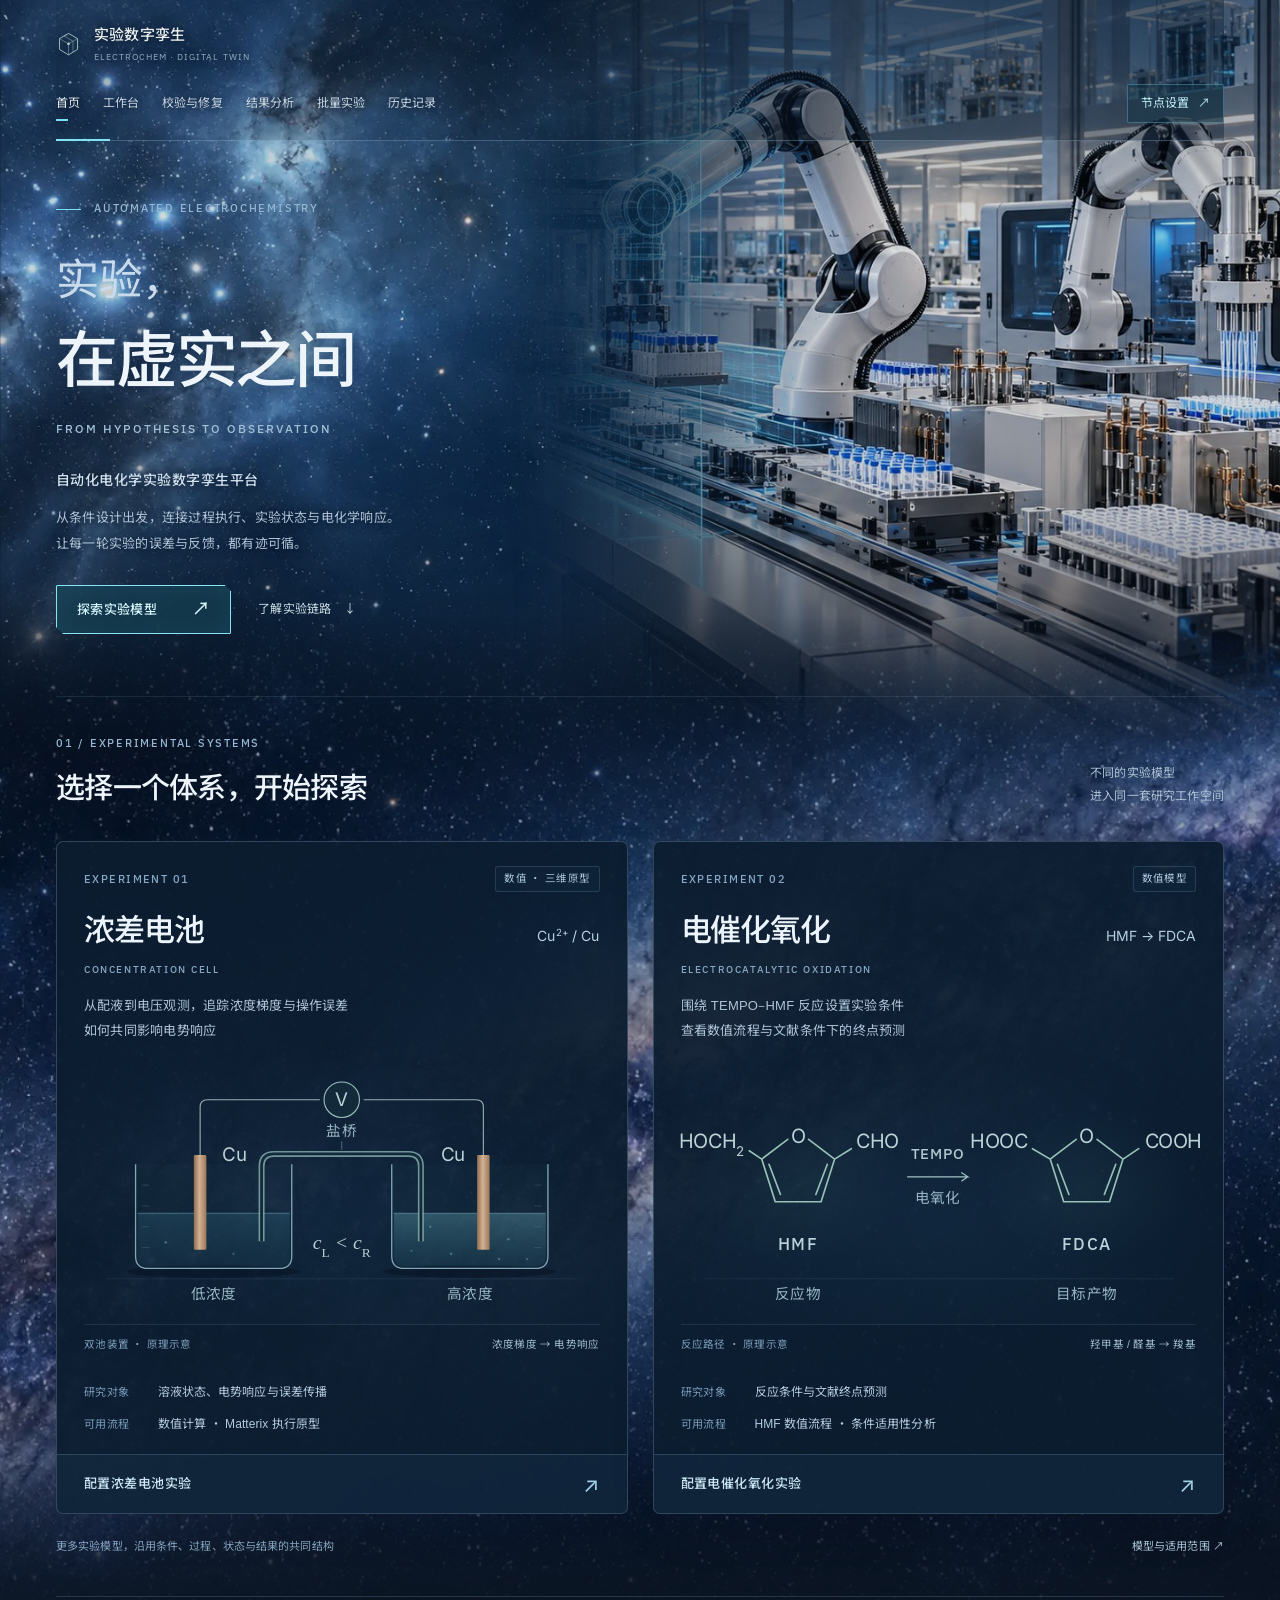
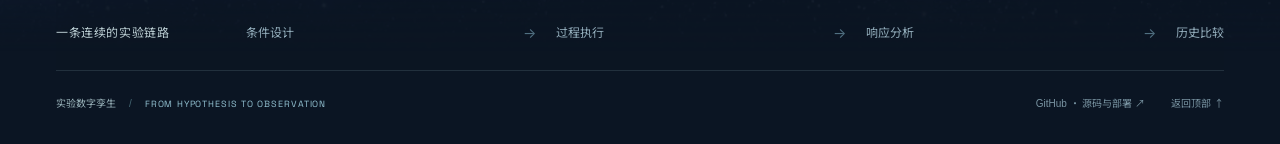
<file: frontend/index.html>
<!doctype html>
<html lang="zh-CN"><head>
<meta charset="utf-8"><meta name="viewport" content="width=device-width,initial-scale=1"><meta name="theme-color" content="#0b1523">
<meta name="description" content="自动化电化学实验数字孪生平台：连接条件设计、过程执行、实验状态与电化学响应。">
<title>实验数字孪生 · From hypothesis to observation</title>
<link rel="icon" href="assets/favicon.svg" type="image/svg+xml">
<link rel="preload" as="image" href="assets/star-cluster.webp">
<link rel="preload" as="image" href="assets/lab-digital-twin.jpg">
<link rel="stylesheet" href="assets/home.css?v=20261103blend">
<link rel="stylesheet" href="assets/home-models.css?v=20261103models">
<link rel="stylesheet" href="assets/home-title.css?v=20261103title">
<script src="assets/home.js?v=20261102" defer></script>
</head><body>
<div id="electrochem-home">
<a class="home-skip" href="#main-content">跳至主要内容</a>


<div id="dark-research-refined" aria-label="深色研究门户首页">
 <div class="cluster-sky" aria-hidden="true"></div>
 <div class="lab-scene" aria-hidden="true"><img class="lab-scene-image" alt="" src="assets/lab-digital-twin.jpg"></div>
 <div class="dr-wrap">
  <header class="dr-header">
   <a class="dr-brand" href="index.html" aria-label="实验数字孪生首页"><svg class="brand-symbol" viewBox="0 0 32 36" fill="none" aria-hidden="true"><path d="M16 2L29 9.5V25L16 33L3 25V9.5L16 2Z" stroke="currentColor"/><path d="M3 9.5L16 17L29 9.5M16 17V33M9.5 5.8L22.5 13.3V28.8" stroke="currentColor" stroke-opacity=".5"/><circle cx="16" cy="17" r="2" fill="currentColor"/></svg><span>实验数字孪生<small>ELECTROCHEM · DIGITAL TWIN</small></span></a>
   <nav class="dr-nav" aria-label="平台导航"><a href="index.html" aria-current="page">首页</a><a href="workbench.html">工作台</a><a href="workbench.html?view=validation">校验与修复</a><a href="workbench.html?view=analysis">结果分析</a><a href="workbench.html?view=batch">批量实验</a><a href="workbench.html?view=history">历史记录</a><button type="button" data-open-nodes>节点设置 <span aria-hidden="true">↗</span></button></nav>
  </header>
  <main id="main-content">
   <section class="dr-hero" aria-labelledby="hero-title">
    <div class="hero-copy" aria-label="首页标题与英文副标题"><div class="dr-eyebrow"><span class="eyebrow-line"></span>AUTOMATED ELECTROCHEMISTRY</div>
     <h1 id="hero-title"><span class="dr-title-first">实验，</span><em>在虚实之间</em></h1>
     <p class="hero-english" lang="en">From hypothesis to observation</p><p class="dr-platform-name">自动化电化学实验数字孪生平台</p>
     <p class="dr-platform-desc">从条件设计出发，连接过程执行、实验状态与电化学响应。<br class="desktop-break">让每一轮实验的误差与反馈，都有迹可循。</p>
     <div class="hero-actions"><a class="primary-link" href="#experiments">探索实验模型 <span aria-hidden="true">↗</span></a><a class="text-link" href="#compact-workflow-title">了解实验链路 <span aria-hidden="true">↓</span></a></div>
     <p class="hero-footnote"><span aria-hidden="true">01 /</span> A shared workspace for distinct experimental models.</p>
    </div>
    

   </section>
   <section id="experiments" class="experiments-section" aria-labelledby="experiments-title">
 <div class="models-galaxy" aria-hidden="true"><img alt="" src="assets/galaxy-field.webp"></div>
 <div class="entry-wrap">
  <header class="entry-section-head"><div><span class="entry-eyebrow">01 / EXPERIMENTAL SYSTEMS</span><h2 id="experiments-title">选择一个体系，开始探索</h2></div><p>不同的实验模型<br>进入同一套研究工作空间</p></header>
  <div class="entry-grid">
   <article class="entry-card" data-experiment="浓差电池">
    <div class="entry-card-head"><div class="entry-meta"><span>EXPERIMENT 01</span><span class="entry-kind">数值 · 三维原型</span></div><div class="entry-title"><h3>浓差电池</h3><span class="entry-reaction">Cu<sup>2+</sup> / Cu</span></div><p class="entry-subtitle" lang="en">CONCENTRATION CELL</p><p class="entry-desc">从配液到电压观测，追踪浓度梯度与操作误差<br>如何共同影响电势响应</p></div>
    <figure class="entry-figure">
     <svg viewBox="0 0 520 250" fill="none" role="img" aria-labelledby="refined-cell-title refined-cell-desc">
      <title id="refined-cell-title">铜浓差电池原理示意</title><desc id="refined-cell-desc">两侧铜电极分别浸入不同浓度的溶液，经盐桥和电压表连接。</desc>
      <defs><linearGradient id="refined-cu" x1="0" y1="0" x2="1" y2="0"><stop stop-color="#9b7254"/><stop offset=".45" stop-color="#dbba97"/><stop offset="1" stop-color="#a67c5d"/></linearGradient><linearGradient id="refined-low" x1="0" y1="0" x2="0" y2="1"><stop stop-color="#4692ad" stop-opacity=".22"/><stop offset="1" stop-color="#31778e" stop-opacity=".08"/></linearGradient><linearGradient id="refined-high" x1="0" y1="0" x2="0" y2="1"><stop stop-color="#72bdc9" stop-opacity=".34"/><stop offset="1" stop-color="#3c8c9e" stop-opacity=".12"/></linearGradient></defs>
      <path d="M34 214H486" stroke="#6d94af" stroke-opacity=".18" stroke-width=".8"/>
      <ellipse cx="137" cy="207" rx="83" ry="6" fill="#050f1e" fill-opacity=".45"/><ellipse cx="383" cy="207" rx="83" ry="6" fill="#050f1e" fill-opacity=".45"/>
      <path d="M62 104V192Q62 204 74 204H200Q212 204 212 192V104M308 104V192Q308 204 320 204H446Q458 204 458 192V104" fill="#8fb8cb" fill-opacity=".025" stroke="#88afbf" stroke-width="1.3"/>
      <path d="M64 151H210V191Q210 202 199 202H75Q64 202 64 191Z" fill="url(#refined-low)"/><path d="M310 151H456V191Q456 202 445 202H321Q310 202 310 191Z" fill="url(#refined-high)"/>
      <path d="M64 151H210M310 151H456" stroke="#81bdcb" stroke-opacity=".6" stroke-width=".8"/>
      <path d="M68 124H75M68 144H75M68 164H75M68 184H75M445 124H452M445 144H452M445 164H452M445 184H452" stroke="#7196ab" stroke-opacity=".4" stroke-width=".7"/>
      <rect x="118" y="95" width="12" height="91" rx="1" fill="url(#refined-cu)"/><rect x="390" y="95" width="12" height="91" rx="1" fill="url(#refined-cu)"/>
      <path d="M124 95V49Q124 42 131 42H239M281 42H389Q396 42 396 49V95" stroke="#9eb8bc" stroke-width="1.1"/>
      <circle cx="260" cy="42" r="17" fill="#142b3c" stroke="#a0c7c3" stroke-width="1.1"/><text x="260" y="48" text-anchor="middle" class="schema-chem">V</text>
      <path d="M183 178V106Q183 94 195 94H324Q336 94 336 106V178" stroke="#91b9b8" stroke-opacity=".8" stroke-width="6"/><path d="M183 178V106Q183 94 195 94H324Q336 94 336 106V178" stroke="#122c3b" stroke-width="2.8"/>
      <path d="M260 82V90" stroke="#6b94a6" stroke-width=".7"/>
      <text x="260" y="77" text-anchor="middle" class="schema-label">盐桥</text><text x="145" y="101" class="schema-chem">Cu</text><text x="355" y="101" class="schema-chem">Cu</text>
      <g fill="#90c9d4" fill-opacity=".38"><circle cx="91" cy="179" r="1.3"/><circle cx="156" cy="190" r="1.1"/><circle cx="345" cy="164" r="1.2"/><circle cx="420" cy="176" r="1.3"/><circle cx="365" cy="190" r="1.3"/><circle cx="438" cy="195" r="1.1"/><circle cx="327" cy="187" r="1"/><circle cx="411" cy="195" r="1.2"/></g>
      <text x="260" y="185" text-anchor="middle" class="math-label">c<tspan class="chem-sub" baseline-shift="sub">L</tspan><tspan baseline-shift="baseline"> &lt; c</tspan><tspan class="chem-sub" baseline-shift="sub">R</tspan></text><text x="137" y="233" text-anchor="middle" class="schema-label">低浓度</text><text x="383" y="233" text-anchor="middle" class="schema-label">高浓度</text>
     </svg>
    </figure>
    <div class="figure-scope"><span>双池装置 · 原理示意</span><span>浓度梯度 → 电势响应</span></div>
    <div class="entry-details"><div class="entry-detail"><span>研究对象</span><strong>溶液状态、电势响应与误差传播</strong></div><div class="entry-detail"><span>可用流程</span><strong>数值计算 · Matterix 执行原型</strong></div></div>
    <a class="entry-button" href="workbench.html?model=concentration" aria-label="进入浓差电池工作台"><span>配置浓差电池实验</span><span class="entry-chevron" aria-hidden="true">↗</span></a>
   </article>
   <article class="entry-card" data-experiment="电催化氧化">
    <div class="entry-card-head"><div class="entry-meta"><span>EXPERIMENT 02</span><span class="entry-kind">数值模型</span></div><div class="entry-title"><h3>电催化氧化</h3><span class="entry-reaction">HMF → FDCA</span></div><p class="entry-subtitle" lang="en">ELECTROCATALYTIC OXIDATION</p><p class="entry-desc">围绕 TEMPO–HMF 反应设置实验条件<br>查看数值流程与文献条件下的终点预测</p></div>
    <figure class="entry-figure">
     <svg viewBox="0 0 520 250" fill="none" role="img" aria-labelledby="refined-hmf-title refined-hmf-desc">
      <title id="refined-hmf-title">HMF电催化氧化路径示意</title><desc id="refined-hmf-desc">TEMPO介导的电氧化中，HMF的羟甲基和醛基转化为FDCA的羧基。这是反应路径示意，不表示配平反应式。</desc>
      <defs><radialGradient id="refined-mol-light"><stop stop-color="#73baaf" stop-opacity=".07"/><stop offset="1" stop-color="#73baaf" stop-opacity="0"/></radialGradient></defs>
      <ellipse cx="125" cy="126" rx="105" ry="80" fill="url(#refined-mol-light)"/><ellipse cx="402" cy="126" rx="105" ry="80" fill="url(#refined-mol-light)"/>
      <path d="M34 214H486" stroke="#6d94af" stroke-opacity=".18" stroke-width=".8"/>
      <g stroke="#9fcabd" stroke-width="1.65" stroke-linejoin="round" stroke-linecap="round"><path d="M115 80L90 99L103 140H147L160 99L135 80M97 104L108 133M142 133L153 104M90 99L78 91M160 99L176 89"/><path d="M392 80L367 99L380 140H424L437 99L412 80M374 104L385 133M419 133L430 104M367 99L350 89M437 99L452 89"/></g>
      <text x="125" y="84" text-anchor="middle" class="molecule-group">O</text><text x="402" y="84" text-anchor="middle" class="molecule-group">O</text>
      <text x="73" y="88" text-anchor="end" class="molecule-group">HOCH<tspan class="chem-sub" baseline-shift="sub">2</tspan></text><text x="181" y="88" class="molecule-group">CHO</text><text x="345" y="88" text-anchor="end" class="molecule-group">HOOC</text><text x="458" y="88" class="molecule-group">COOH</text>
      <path d="M230 116H288L282 112M288 116L282 120" stroke="#a9c9ce" stroke-width="1.2" stroke-linecap="round"/>
      <text x="259" y="99" text-anchor="middle" class="schema-chem-label">TEMPO</text><text x="259" y="141" text-anchor="middle" class="schema-label">电氧化</text>
      <text x="125" y="186" text-anchor="middle" class="compound-name">HMF</text><text x="402" y="186" text-anchor="middle" class="compound-name">FDCA</text>
      <text x="125" y="233" text-anchor="middle" class="schema-label">反应物</text><text x="402" y="233" text-anchor="middle" class="schema-label">目标产物</text>
     </svg>
    </figure>
    <div class="figure-scope"><span>反应路径 · 原理示意</span><span>羟甲基 / 醛基 → 羧基</span></div>
    <div class="entry-details"><div class="entry-detail"><span>研究对象</span><strong>反应条件与文献终点预测</strong></div><div class="entry-detail"><span>可用流程</span><strong>HMF 数值流程 · 条件适用性分析</strong></div></div>
    <a class="entry-button" href="workbench.html?model=oxidation" aria-label="进入电催化氧化工作台"><span>配置电催化氧化实验</span><span class="entry-chevron" aria-hidden="true">↗</span></a>
   </article>
  </div>
  <div class="entry-bottom"><p>更多实验模型，沿用条件、过程、状态与结果的共同结构</p><a href="https://github.com/yangsen-hub-dot/electrochem-digital-twin/blob/main/docs/models.md">模型与适用范围 <span aria-hidden="true">↗</span></a></div>
 </div>
</section>
   <section class="compact-workflow" aria-labelledby="compact-workflow-title">
 <h2 id="compact-workflow-title">一条连续的实验链路</h2>
 <ol><li>条件设计</li><li>过程执行</li><li>响应分析</li><li>历史比较</li></ol>
</section>

   
  </main>
  <footer class="dr-footer"><div class="footer-brand">实验数字孪生 <span>/</span> <small>FROM HYPOTHESIS TO OBSERVATION</small></div><div><a href="https://github.com/yangsen-hub-dot/electrochem-digital-twin">GitHub · 源码与部署 <span aria-hidden="true">↗</span></a><a href="#hero-title">返回顶部 ↑</a></div></footer>
 </div>
</div>
<dialog id="node-dialog" aria-labelledby="node-dialog-title">
 <div class="dialog-head"><div><small>YOUR COMPUTE / YOUR EXPERIMENTS</small><h2 id="node-dialog-title">连接你的实验节点</h2></div><button type="button" id="close-nodes" aria-label="关闭节点设置">×</button></div>
 <p>保存自己的服务器地址，在同一工作台切换。地址保存在当前浏览器，访问码仅在本次会话使用。</p><div id="saved-nodes" aria-label="已保存节点"></div>
 <form id="node-form"><label>节点名称<input name="name" maxlength="60" placeholder="例如：我的仿真服务器" required></label><label>实验服务地址<input name="endpoint" type="url" placeholder="https://simulation.example.org" required></label><label>支持的实验<select name="model"><option value="concentration">浓差电池</option><option value="oxidation">电催化氧化 · HMF</option><option value="both">两种实验</option></select></label><label>录像服务地址（可选）<input name="video" type="url" placeholder="https://video.example.org"></label><label>访问码（本次会话，可选）<input name="token" type="password" autocomplete="off"></label><button type="submit" class="node-primary">保存并选用</button></form>
 <p id="node-message" role="status" aria-live="polite"></p><p class="node-help">公网 HTTPS 页面连接 HTTPS 节点。后端部署方法见 <a href="https://github.com/yangsen-hub-dot/electrochem-digital-twin/blob/main/docs/deployment.md">部署说明</a>。</p>
</dialog>

</div>
</body></html>
</file>
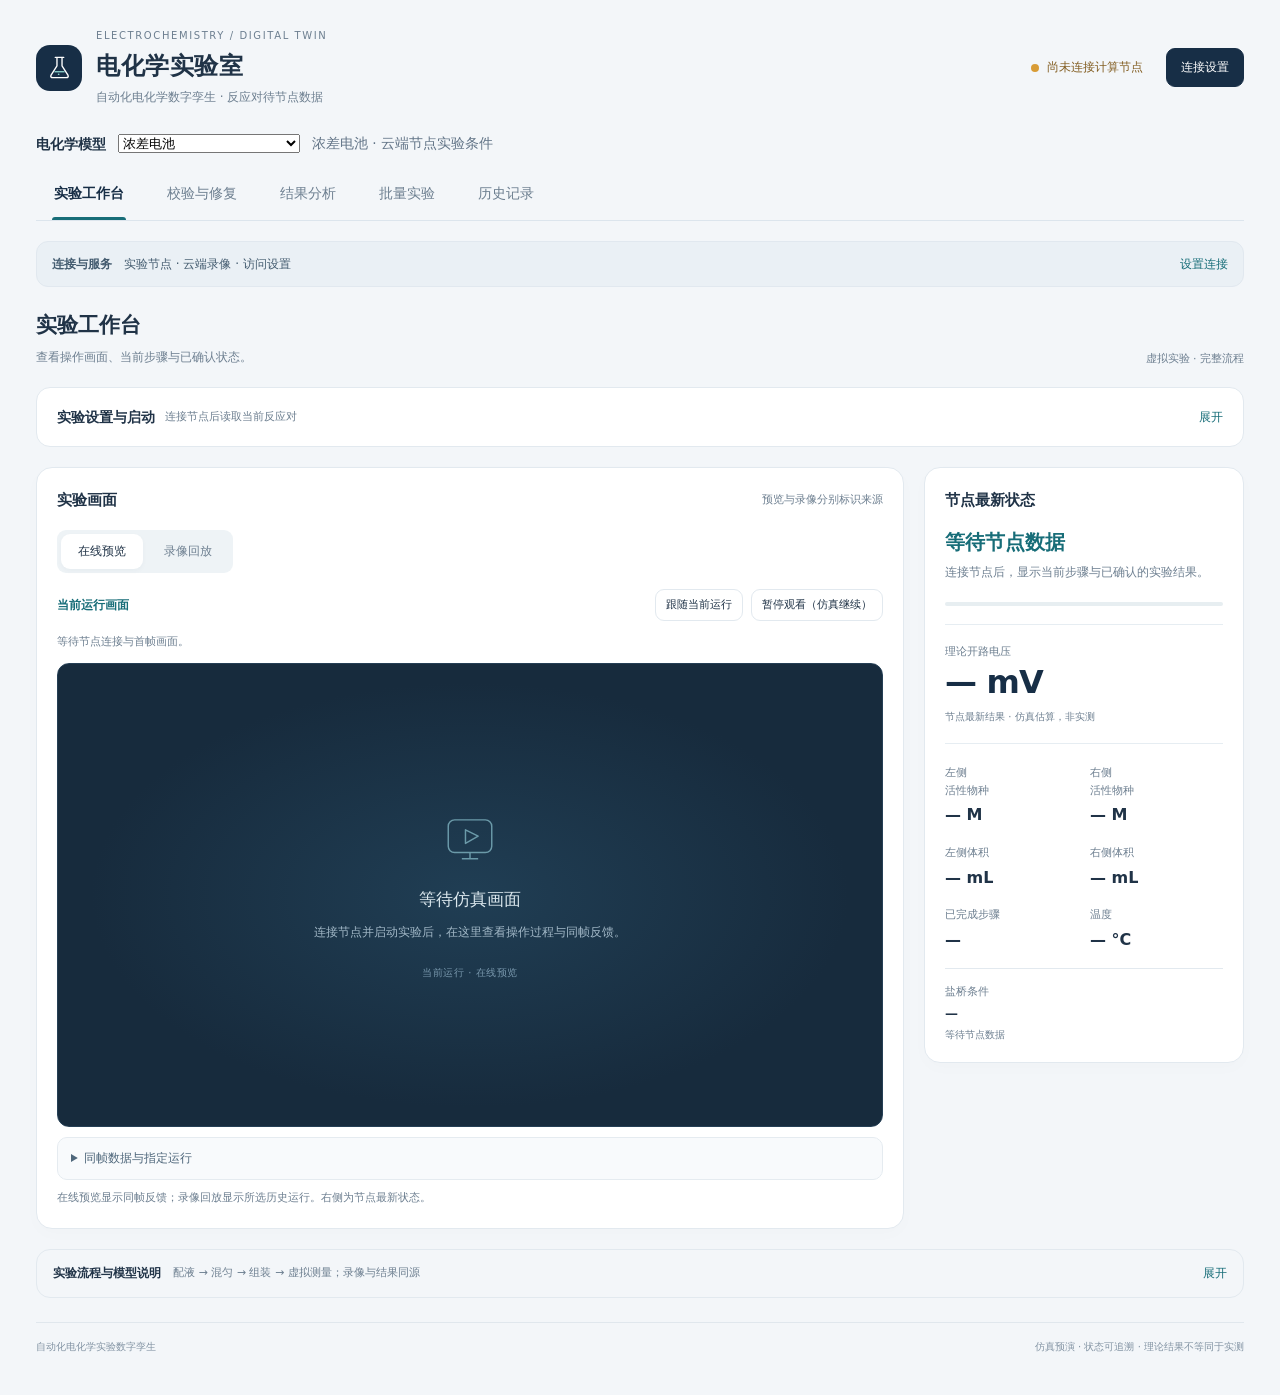
<file: 电化学浓差电池_轻量可视化原型.html>
<!doctype html>
<html lang="zh-CN">
<head>
  <meta charset="utf-8">
  <meta name="viewport" content="width=device-width, initial-scale=1">
  <title>电化学浓差电池｜轻量可视化原型</title>
  <style>
    :root { color-scheme: light; --ink:#183047; --muted:#62758a; --line:#d8e2e9; --paper:#f5f8fa; --panel:#fff; --blue:#176b9a; --teal:#278b83; --copper:#bd7543; --solution:#8ecbd2; }
    * { box-sizing:border-box; }
    body { margin:0; background:var(--paper); color:var(--ink); font:15px/1.5 "Microsoft YaHei", "Noto Sans CJK SC", system-ui, sans-serif; }
    main { max-width:1600px; margin:0 auto; padding:24px; }
    header { display:flex; justify-content:space-between; align-items:flex-start; gap:20px; margin-bottom:20px; }
    h1 { margin:0; font-size:24px; font-weight:650; letter-spacing:.01em; }
    .subtitle { margin:5px 0 0; color:var(--muted); }
    .status { display:inline-flex; align-items:center; gap:8px; padding:7px 11px; border:1px solid var(--line); border-radius:999px; background:var(--panel); color:#825d21; white-space:nowrap; }
    .dot { width:8px; height:8px; border-radius:50%; background:#d89c36; }
    .toolbar { display:flex; align-items:center; gap:8px; margin:0 0 18px; }
    .connection-box { display:flex; flex-wrap:wrap; align-items:center; gap:8px; padding:12px; margin:-4px 0 18px; border:1px solid var(--line); border-radius:10px; background:#fff; }
    .connection-box label { color:var(--muted); font-size:13px; }
    .connection-box input { flex:1 1 320px; min-width:220px; padding:9px 11px; border:1px solid var(--line); border-radius:8px; color:var(--ink); font:inherit; }
    .connection-hint { flex-basis:100%; color:var(--muted); font-size:12px; }
    .node-profile { display:flex; align-items:center; gap:7px; }
    .node-profile select { max-width:190px; padding:9px 10px; border:1px solid var(--line); border-radius:8px; background:#fff; color:var(--ink); font:inherit; }
    .conditions-panel { margin:-2px 0 18px; padding:14px 16px; border:1px solid var(--line); border-radius:12px; background:#fff; }
    .conditions-panel > summary { display:flex; align-items:center; gap:10px; font-weight:650; cursor:pointer; list-style:none; }
    .conditions-panel > summary::-webkit-details-marker { display:none; }
    .conditions-panel > summary::after { content:"展开"; margin-left:auto; color:var(--blue); font-size:12px; font-weight:500; }
    .conditions-panel[open] > summary::after { content:"收起"; }
    .conditions-note { margin:8px 0 12px; color:var(--muted); font-size:12px; }
    .condition-grid { display:grid; grid-template-columns:repeat(4,minmax(145px,1fr)); gap:10px; }
    .condition-field { display:grid; gap:5px; color:var(--muted); font-size:12px; }
    .condition-field input, .condition-field select { width:100%; min-width:0; padding:8px 9px; border:1px solid var(--line); border-radius:8px; color:var(--ink); background:#fff; font:inherit; font-size:14px; }
    .condition-range { color:#7a8c96; font-size:10px; line-height:1.4; }
    .condition-toggles { display:flex; flex-wrap:wrap; gap:10px 18px; margin-top:13px; padding-top:12px; border-top:1px solid #edf1f3; }
    .condition-toggles label { display:flex; align-items:center; gap:7px; color:var(--ink); font-size:13px; }
    .junction-model-panel { margin-top:10px; padding:11px; border:1px solid #e5edf0; border-radius:10px; background:#f8fbfc; }
    .junction-model-selector { max-width:360px; }
    .junction-model-cards { display:grid; grid-template-columns:repeat(2,minmax(0,1fr)); gap:8px; margin-top:9px; }
    .junction-model-card { min-width:0; padding:9px 10px; background:#fff; border:1px solid #e7edf0; border-radius:8px; }
    .junction-model-card strong { display:block; color:var(--ink); font-size:12px; }
    .junction-model-card p { margin:5px 0 0; color:var(--muted); font-size:10px; line-height:1.5; }
    .junction-model-note { margin:8px 0 0; color:#7a8c96; font-size:10px; line-height:1.45; }
    .operation-error-levels { display:grid; grid-template-columns:repeat(3,minmax(160px,1fr)); gap:9px; margin-top:10px; padding:11px; border:1px solid #e5edf0; border-radius:10px; background:#f8fbfc; }
    .operation-error-levels[aria-disabled="true"] { opacity:.58; }
    .operation-error-levels .condition-field select:disabled { background:#f1f4f5; }
    .operation-error-levels > .condition-range { grid-column:1/-1; margin:0; }
    .operation-error-levels > .condition-field { grid-template-rows:20px 44px auto; align-content:start; align-items:start; }
    .operation-error-levels > .condition-field > span { line-height:20px; }
    .operation-error-levels > .condition-field > select { height:44px; min-height:44px; margin:0; box-sizing:border-box; }
    .operation-error-levels > .condition-field > .condition-range { line-height:1.5; font-size:11px; }
    .error-level-heading { grid-column:1/-1; margin:0; color:var(--ink); font-size:12px; font-weight:650; }
    .error-level-note { grid-column:1/-1; margin:0; color:var(--muted); font-size:10px; line-height:1.5; }
    .conditions-actions { display:flex; align-items:center; flex-wrap:wrap; gap:8px; margin-top:13px; }
    .conditions-actions .condition-status { color:var(--muted); font-size:12px; }
    .conditions-actions .condition-status.error { color:#a34332; }
    .conditions-actions .condition-status.success { color:#247668; }
    .condition-footnote { margin:9px 0 0; color:var(--muted); font-size:11px; }
    button { border:1px solid var(--line); border-radius:8px; padding:9px 14px; background:var(--panel); color:var(--ink); font:inherit; cursor:pointer; }
    button.primary { background:var(--blue); border-color:var(--blue); color:#fff; }
    button:disabled { opacity:.48; cursor:not-allowed; }
    .speed { margin-left:auto; color:var(--muted); font-size:13px; }
    .layout { display:grid; grid-template-columns:minmax(0,1.7fr) minmax(270px,.8fr); gap:18px; align-items:start; }
    .visual-column { display:flex; flex-direction:column; gap:18px; min-width:0; }
    .visual-column .detail-grid { grid-template-columns:minmax(0,1fr); margin-top:0; }
    .scene, .details { background:var(--panel); border:1px solid var(--line); border-radius:14px; }
    .scene { padding:18px; min-height:0; overflow:hidden; box-shadow:0 8px 24px rgba(28,57,75,.045); }
    .scene-head { display:flex; justify-content:space-between; align-items:center; gap:12px; margin-bottom:16px; }
    .scene-head h2, .details h2 { margin:0; font-size:16px; font-weight:600; }
    .tag { color:var(--muted); font-size:12px; }
    .cloud-video-controls { display:flex; flex-wrap:wrap; align-items:end; gap:8px; margin-bottom:12px; }
    .cloud-video-controls label { display:grid; gap:4px; flex:1 1 180px; min-width:0; color:var(--muted); font-size:12px; }
    .cloud-video-controls input, .cloud-video-controls select { width:100%; min-width:0; padding:8px 9px; border:1px solid var(--line); border-radius:8px; color:var(--ink); background:#fff; font:inherit; }
    .cloud-video-controls .recording-select { flex-basis:100%; }
    .video-frame { overflow:hidden; border:1px solid var(--line); border-radius:12px; background:#101820; }
    /* v3: taller 4:3 recording; no 520px cap and no stretched/cropped pixels. */
    .simulation-video { display:block; width:100%; height:auto; aspect-ratio:4/3; object-fit:contain; background:#101820; }
    .simulation-video[hidden], .video-empty[hidden], .video-error[hidden] { display:none; }
    .video-empty { min-height:320px; display:grid; align-content:center; justify-items:center; gap:9px; padding:28px; text-align:center; color:#c6d7df; }
    .video-empty strong { color:#fff; font-size:18px; }
    .video-caption { display:flex; justify-content:space-between; gap:12px; margin-top:10px; color:var(--muted); font-size:12px; }
    .video-note { margin:8px 0 0; color:var(--muted); font-size:12px; line-height:1.6; overflow-wrap:anywhere; }
    .video-error { margin:8px 0; padding:9px 11px; border-radius:8px; background:#fff2eb; color:#a34332; font-size:12px; }
    .cloud-action-current { margin:12px 0; padding:10px 12px; border-radius:9px; background:#edf7fa; }
    .cloud-action-current span { display:block; color:var(--muted); font-size:12px; }
    .cloud-action-current strong { display:block; margin-top:3px; color:var(--blue); font-size:17px; overflow-wrap:anywhere; }
    .cloud-workflow { display:grid; gap:7px; margin:12px 0; padding:0; list-style:none; }
    .cloud-workflow li { display:flex; gap:8px; align-items:center; padding:7px 9px; border-radius:7px; color:var(--muted); font-size:13px; }
    .cloud-workflow li.current { background:#edf7fa; color:var(--blue); font-weight:600; }
    .cloud-workflow li.done { color:var(--teal); }
    .cloud-workflow .workflow-state { margin-left:auto; font-size:11px; font-weight:400; white-space:nowrap; }
    .cloud-numeric-details { margin-top:10px; border-top:1px solid var(--line); padding-top:10px; }
    .cloud-numeric-details > summary { color:var(--blue); cursor:pointer; font-size:13px; }
    .bench { position:relative; height:345px; border:1px solid #e4edef; border-radius:14px; background:radial-gradient(ellipse at 50% 45%,rgba(255,255,255,.72),transparent 58%),linear-gradient(180deg,#f5fafb 0%,#edf5f6 68%,#e4ecee 68%,#dfe8ea 100%); box-shadow:inset 0 1px 0 rgba(255,255,255,.9); overflow:hidden; }
    .backline { position:absolute; inset:28px 28px auto; height:1px; background:linear-gradient(90deg,transparent,#d2e1e4 12%,#d2e1e4 88%,transparent); }
    .robot-base { position:absolute; left:48%; bottom:62px; width:112px; height:30px; transform:translateX(-50%); border:1px solid #466473; border-radius:10px 10px 4px 4px; background:linear-gradient(180deg,#698795,#4b6977); box-shadow:0 7px 12px rgba(42,70,82,.16); }
    .robot-joint { position:absolute; left:48%; bottom:82px; width:30px; height:30px; transform:translateX(-50%); border:7px solid #668494; border-radius:50%; background:#f4f8f8; box-shadow:0 2px 5px rgba(42,70,82,.18); z-index:3; }
    .arm { position:absolute; left:48%; bottom:96px; width:24px; height:126px; border:1px solid #6e8c99; border-radius:14px; background:linear-gradient(90deg,#6f8e9b,#9ab1ba 55%,#718f9c); box-shadow:2px 3px 7px rgba(42,70,82,.15); transform-origin:50% 100%; transform:rotate(28deg); transition:left 1s ease, transform 1s ease; z-index:2; }
    .arm::before { content:""; position:absolute; width:21px; height:87px; left:1px; top:-64px; border:1px solid #8da8b2; border-radius:12px; background:linear-gradient(90deg,#8ca8b2,#b5c8cd 55%,#8ca8b2); box-shadow:2px 2px 5px rgba(42,70,82,.12); transform-origin:50% 100%; transform:rotate(-38deg); }
    .pipette { position:absolute; left:48%; top:92px; width:16px; height:100px; transform:translateX(31px) rotate(0); border:2px solid #6f93a1; border-radius:8px 8px 4px 4px; background:linear-gradient(90deg,#e8f1f3,#fff 55%,#dbe8eb); box-shadow:2px 2px 5px rgba(42,70,82,.14); transition:left 1s ease, top 1s ease, transform 1s ease; z-index:4; }
    .pipette::before { content:""; position:absolute; left:3px; bottom:-28px; width:5px; height:28px; background:linear-gradient(90deg,#6295a4,#9bc6cd); clip-path:polygon(0 0,100% 0,65% 100%,35% 100%); }
    .pipette::after { content:""; position:absolute; left:-5px; top:12px; width:20px; height:10px; border-radius:5px; background:linear-gradient(180deg,#668d9c,#466e7f); }
    .bench[data-target="left"] .arm { left:31%; transform:rotate(8deg); }
    .bench[data-target="right"] .arm { left:69%; transform:rotate(48deg); }
    .bench[data-target="left"] .pipette { left:31%; top:142px; transform:translateX(25px) rotate(0); }
    .bench[data-target="right"] .pipette { left:69%; top:142px; transform:translateX(25px) rotate(0); }
    .bench[data-target="home"] .pipette { top:92px; }
    .vessel { position:absolute; bottom:57px; width:126px; height:147px; border:3px solid #8ea6ac; border-top:0; border-radius:4px 4px 24px 24px; background:linear-gradient(100deg,rgba(255,255,255,.68),rgba(246,251,252,.22) 42%,rgba(255,255,255,.52)); box-shadow:inset 7px 0 10px rgba(255,255,255,.45),inset -5px 0 8px rgba(119,151,160,.08),0 5px 8px rgba(42,70,82,.08); overflow:hidden; }
    .vessel::before { content:""; position:absolute; z-index:2; left:-3px; right:-3px; top:0; height:12px; border:3px solid #8ea6ac; border-top-width:2px; border-radius:50%; background:rgba(255,255,255,.55); box-shadow:inset 0 2px 2px rgba(255,255,255,.85); }
    .vessel.left { left:24%; }
    .vessel.right { right:24%; }
    .liquid { position:absolute; bottom:0; left:0; right:0; height:0; background:linear-gradient(90deg,rgba(79,166,180,.72),rgba(146,211,216,.77) 48%,rgba(79,166,180,.72)); transition:height 1s ease; }
    .liquid::before { content:""; position:absolute; left:-4%; right:-4%; top:-5px; height:10px; border-radius:50%; background:rgba(191,230,231,.75); box-shadow:0 2px 4px rgba(70,135,148,.12); }
    .right .liquid { background:linear-gradient(90deg,rgba(57,132,168,.78),rgba(125,187,208,.82) 48%,rgba(57,132,168,.78)); }
    .electrode { position:absolute; bottom:85px; width:17px; height:104px; border:1px solid #a15d31; border-radius:2px 2px 1px 1px; background:linear-gradient(90deg,#a85d31,#d08a51 48%,#a85d31); box-shadow:2px 3px 5px rgba(85,55,35,.18); z-index:1; }
    .electrode.left { left:calc(24% + 75px); }
    .electrode.right { right:calc(24% + 75px); }
    .label { position:absolute; bottom:30px; width:205px; text-align:center; font-weight:650; text-shadow:0 1px rgba(255,255,255,.85); }
    .label.left { left:calc(24% - 31px); }
    .label.right { right:calc(24% - 31px); }
    .bridge { position:absolute; left:50%; bottom:184px; width:210px; height:52px; transform:translateX(-50%); border:12px solid #9ebfc3; border-bottom:0; border-radius:70px 70px 0 0; filter:drop-shadow(0 3px 2px rgba(54,91,101,.12)); opacity:.96; }
    .bridge-label { position:absolute; top:0; left:50%; transform:translate(-50%,-115%); padding:2px 8px; border:1px solid rgba(166,193,197,.55); border-radius:999px; background:rgba(248,252,252,.9); color:var(--muted); font-size:11px; white-space:nowrap; }
    .wire { position:absolute; left:32%; right:32%; top:57px; height:98px; border-top:2px solid #597987; }
    .wire::before, .wire::after { content:""; position:absolute; top:-1px; width:2px; height:98px; background:linear-gradient(#597987 0 88%,rgba(89,121,135,.35)); }
    .wire::before { left:0; }
    .wire::after { right:0; }
    .meter { position:absolute; left:50%; top:22px; width:108px; height:56px; transform:translateX(-50%); display:grid; place-items:center; border:1px solid #86a0aa; border-radius:10px; background:linear-gradient(180deg,#fff,#f5fafb); color:var(--blue); font-size:14px; font-variant-numeric:tabular-nums; box-shadow:0 5px 12px rgba(37,72,87,.12); z-index:2; }
    .note { position:absolute; left:16px; bottom:10px; padding:3px 8px; border:1px solid rgba(212,226,230,.7); border-radius:999px; background:rgba(248,252,252,.76); color:var(--muted); font-size:11px; }
    .details { padding:18px; display:flex; flex-direction:column; }
    .phase { margin:14px 0 4px; color:var(--blue); font-size:18px; font-weight:650; }
    .instruction { min-height:48px; margin:0; color:var(--muted); }
    .cloud-diagnosis { margin-top:7px; padding:7px 10px; border:1px solid #e9b9a9; border-left:3px solid #b54a39; border-radius:8px; background:#fff6f2; color:#66352d; }
    .cloud-diagnosis[hidden] { display:none; }
    .cloud-continuation { display:flex; align-items:center; flex-wrap:wrap; gap:8px; margin:8px 0; padding:9px 11px; border:1px solid #c6e3df; border-radius:8px; background:#f0faf8; color:#28615b; font-size:12px; line-height:1.5; }
    .cloud-continuation[hidden] { display:none; }
    .cloud-continuation span { flex:1 1 210px; }
    .cloud-diagnosis-head { display:flex; align-items:center; gap:8px; }
    .cloud-diagnosis-head strong { flex:0 0 auto; color:#9b392c; font-size:12px; }
    .cloud-diagnosis-summary { margin:0; font-size:12px; line-height:1.45; overflow-wrap:anywhere; }
    .progress { height:5px; margin:18px 0 16px; border-radius:5px; background:#e7eef1; overflow:hidden; }
    .progress > span { display:block; width:0; height:100%; background:var(--teal); transition:width .5s ease; }
    .readouts { display:grid; grid-template-columns:1fr 1fr; gap:16px 10px; margin-top:2px; }
    .readout span { display:block; color:var(--muted); font-size:12px; }
    .readout strong { display:block; margin-top:3px; font-size:18px; font-weight:600; font-variant-numeric:tabular-nums; }
    .readout-wide { grid-column:1 / -1; padding-top:2px; }
    .readout-wide strong { font-size:16px; }
    .readout small { display:block; margin-top:3px; color:var(--muted); font-size:11px; line-height:1.4; }
    .electrochem-panel { margin-top:16px; padding:13px; background:#f7fafb; border:1px solid var(--line); border-radius:11px; }
    .electrochem-head { display:flex; align-items:center; justify-content:space-between; gap:10px; }
    .electrochem-head h3 { margin:0; font-size:14px; font-weight:650; }
    .electrochem-status { flex:0 0 auto; padding:4px 8px; border-radius:999px; background:#eaf0f3; color:var(--muted); font-size:11px; }
    .electrochem-status.ready { background:#e5f4ef; color:#247668; }
    .electrochem-status.warning { background:#fff3df; color:#94651d; }
    .electrochem-equation { margin:8px 0 10px; color:var(--muted); font-size:11px; line-height:1.45; }
    .electrochem-rows { display:grid; gap:6px; }
    .electrochem-row { display:grid; grid-template-columns:minmax(0,1fr) auto; align-items:baseline; gap:8px; padding:7px 9px; background:#fff; border:1px solid #e9eff2; border-radius:8px; }
    .electrochem-row span { color:var(--muted); font-size:12px; }
    .electrochem-row strong { font-size:13px; font-variant-numeric:tabular-nums; text-align:right; }
    .electrochem-row small { grid-column:1 / -1; color:var(--muted); font-size:10px; line-height:1.4; }
    .electrochem-row.total { margin-top:2px; background:#edf6f8; border-color:#d5e8ec; }
    .electrochem-row.total span { color:var(--ink); font-weight:600; }
    .electrochem-row.total strong { color:var(--blue); font-size:17px; }
    .electrochem-note { margin:9px 0 0; color:var(--muted); font-size:11px; line-height:1.5; }
    .junction-comparison { margin-top:9px; padding:9px 10px; border:1px solid #dce9ed; border-radius:9px; background:#fff; }
    .junction-comparison[hidden] { display:none; }
    .junction-comparison-head { display:flex; align-items:center; justify-content:space-between; gap:8px; color:var(--ink); font-size:11px; font-weight:650; }
    .junction-comparison-badge { flex:0 0 auto; padding:2px 7px; border-radius:999px; background:#edf3f5; color:var(--muted); font-size:10px; font-weight:500; }
    .junction-comparison-values { display:grid; grid-template-columns:repeat(2,minmax(0,1fr)); gap:7px; margin-top:7px; }
    .junction-comparison-value { min-width:0; padding:7px 8px; border:1px solid #e9eff2; border-radius:7px; }
    .junction-comparison-value span { display:block; color:var(--muted); font-size:10px; }
    .junction-comparison-value strong { display:block; margin-top:2px; color:var(--ink); font-size:12px; font-variant-numeric:tabular-nums; overflow-wrap:anywhere; }
    .junction-comparison-difference { margin:7px 0 0; color:var(--ink); font-size:11px; font-variant-numeric:tabular-nums; }
    .junction-comparison-note { margin:5px 0 0; color:var(--muted); font-size:10px; line-height:1.45; }
    .applicability-details { margin-top:10px; padding:10px 11px; border:1px solid #e3ebef; border-radius:10px; background:#f8fafb; }
    .applicability-details > summary { color:var(--blue); font-size:12px; font-weight:600; cursor:pointer; }
    .applicability-grid { display:grid; grid-template-columns:minmax(0,1fr); gap:8px; margin-top:9px; }
    .applicability-card { min-width:0; padding:9px 10px; border:1px solid #e7edf0; border-radius:8px; background:#fff; }
    .applicability-head { display:flex; align-items:center; justify-content:space-between; gap:8px; }
    .applicability-head strong { font-size:12px; }
    .applicability-badge { flex:0 0 auto; padding:2px 7px; border-radius:999px; background:#edf1f3; color:var(--muted); font-size:10px; }
    .applicability-badge.estimated { background:#fff2dc; color:#8a5c14; }
    .applicability-badge.matched { background:#e4f4ef; color:#247668; }
    .applicability-badge.invalid { background:#fdece8; color:#a34332; }
    .applicability-card p { margin:6px 0 0; color:var(--muted); font-size:11px; line-height:1.5; overflow-wrap:anywhere; }
    .error-panel { margin-top:16px; padding:13px; background:#f7fafb; border:1px solid var(--line); border-radius:11px; }
    .error-head { display:flex; align-items:center; justify-content:space-between; gap:10px; }
    .error-head h3 { margin:0; font-size:14px; font-weight:650; }
    .error-status { flex:0 0 auto; padding:4px 8px; border-radius:999px; background:#eaf0f3; color:var(--muted); font-size:11px; }
    .error-status.enabled { background:#e5f4ef; color:#247668; }
    .error-status.warning { background:#fff3df; color:#94651d; }
    .error-note { margin:8px 0 10px; color:var(--muted); font-size:12px; line-height:1.5; }
    .error-comparison { display:grid; grid-template-columns:minmax(0,1fr) minmax(0,1fr); gap:8px; }
    .error-result { min-width:0; padding:9px 10px; background:#fff; border:1px solid #e9eff2; border-radius:9px; }
    .error-result.current { border-color:#cfe5e1; }
    .error-result span, .error-result small { display:block; color:var(--muted); font-size:11px; }
    .error-result strong { display:block; margin:3px 0; font-size:17px; font-variant-numeric:tabular-nums; }
    .error-result small { line-height:1.45; }
    .error-delta { margin-top:8px; color:var(--muted); font-size:12px; font-variant-numeric:tabular-nums; }
    .error-details { margin-top:12px; border-top:1px solid #e5edf0; padding-top:9px; }
    .error-details summary { color:var(--blue); font-size:12px; font-weight:600; cursor:pointer; }
    .error-factor-list { display:grid; gap:9px; margin-top:9px; }
    .error-factor { min-width:0; padding:10px; background:#fff; border:1px solid #e9eff2; border-radius:9px; }
    .error-factor-head { display:flex; align-items:center; justify-content:space-between; gap:8px; }
    .error-factor-head strong { font-size:12px; }
    .error-factor-head span { color:var(--muted); font-size:11px; }
    .error-factor-note { margin:5px 0 0; color:var(--muted); font-size:11px; line-height:1.45; }
    .error-category { margin-top:10px; padding:10px; border:1px solid #e5edf0; border-radius:9px; background:#f8fafb; }
    .error-category:first-child { margin-top:0; }
    .error-category-head { display:flex; align-items:center; justify-content:space-between; gap:8px; margin-bottom:7px; }
    .error-category-head strong { font-size:12px; }
    .error-category-head span { color:var(--muted); font-size:10px; }
    .error-category-note { margin:0 0 7px; color:var(--muted); font-size:11px; line-height:1.45; }
    .error-category .error-factor-list { margin-top:7px; }
    .error-planned { padding:8px 9px; border:1px dashed #d8e2e7; border-radius:8px; background:#fff; color:var(--muted); font-size:11px; line-height:1.5; }
    .error-event-list { display:grid; gap:5px; margin-top:7px; }
    .error-event { padding-top:6px; border-top:1px solid #f0f3f5; }
    .error-event strong, .error-event span { display:block; font-size:11px; line-height:1.45; font-variant-numeric:tabular-nums; }
    .error-event span { color:var(--muted); }
    .error-empty { color:var(--muted); font-size:11px; }
    .detail-grid { display:grid; grid-template-columns:repeat(2,minmax(0,1fr)); gap:18px; margin-top:18px; align-items:start; }
    .detail-card { min-width:0; padding:16px; background:var(--panel); border:1px solid var(--line); border-radius:14px; }
    .detail-card > h2 { margin:0 0 12px; font-size:16px; font-weight:600; }
    .detail-grid .error-panel, .detail-grid .mixing-panel { margin:0; }
    .mixing-panel { padding:0; border:0; }
    .mixing-head, .mixing-line, .local-range-row { display:flex; justify-content:space-between; align-items:baseline; gap:10px; }
    .mixing-head { margin-bottom:14px; }
    .mixing-title { font-weight:600; }
    .mixing-summary, .mixing-label, .local-range-label, .envelope-label { color:var(--muted); font-size:12px; }
    .mixing-summary { white-space:nowrap; }
    .mixing-section-title { margin:0 0 8px; color:var(--muted); font-size:12px; font-weight:500; }
    .mixing-section-title.local-title { margin-top:14px; }
    .uniformity-grid { display:grid; grid-template-columns:minmax(0,1fr) minmax(0,1fr); gap:10px; }
    .uniformity-card { min-width:0; padding:10px 11px; background:#f7fafb; border:1px solid #edf2f4; border-radius:10px; }
    .mixing-line { align-items:center; margin-bottom:7px; }
    .mixing-line strong, .local-range-row strong, .envelope-value { font-variant-numeric:tabular-nums; font-weight:600; }
    .mixing-line strong { font-size:19px; }
    .mix-track { height:6px; border-radius:6px; background:#e7eef1; overflow:hidden; }
    .mix-track span { display:block; width:0; height:100%; background:var(--teal); transition:width .35s ease; }
    .local-ranges { display:grid; grid-template-columns:minmax(0,1fr) minmax(0,1fr); gap:8px 10px; margin-top:14px; }
    .local-range-row { min-width:0; align-items:flex-start; flex-direction:column; gap:5px; padding:10px 11px; background:#f7fafb; border-radius:10px; }
    .local-range-row strong { max-width:100%; font-size:14px; line-height:1.35; white-space:nowrap; letter-spacing:-.025em; }
    .envelope { margin-top:14px; padding:12px; background:#f5f9fb; border:1px solid #eaf0f3; border-radius:10px; }
    .envelope-head { display:flex; flex-wrap:wrap; justify-content:space-between; align-items:baseline; gap:6px 10px; }
    .envelope-value { text-align:right; }
    .envelope-track { position:relative; height:12px; margin:8px 4px 2px; }
    .envelope-track::before { content:""; position:absolute; left:0; right:0; top:5px; height:2px; background:#e2eaf0; }
    .envelope-range { position:absolute; top:4px; height:4px; min-width:2px; background:var(--blue); border-radius:4px; }
    .envelope-average { position:absolute; top:1px; width:2px; height:10px; background:var(--copper); transform:translateX(-1px); }
    .envelope-ends { display:flex; justify-content:space-between; color:var(--muted); font-size:11px; font-variant-numeric:tabular-nums; }
    .mixing-note { margin:9px 0 0; color:var(--muted); font-size:12px; line-height:1.55; }
    .steps { margin:19px 0 0; padding:0; list-style:none; border-top:1px solid var(--line); }
    .steps li { display:flex; gap:9px; align-items:center; padding:8px 0; border-bottom:1px solid #edf1f3; color:var(--muted); font-size:13px; }
    .steps li.active { color:var(--ink); font-weight:600; }
    .step-mark { width:7px; height:7px; flex:0 0 7px; border-radius:50%; background:#cad5db; }
    .steps li.done .step-mark, .steps li.active .step-mark { background:var(--teal); }
    .batch-panel { margin-top:18px; padding:18px; background:var(--panel); border:1px solid var(--line); border-radius:14px; box-shadow:0 8px 24px rgba(28,57,75,.035); }
    .batch-head { display:flex; align-items:center; justify-content:space-between; gap:12px; }
    .batch-head h2 { margin:0; font-size:16px; font-weight:600; }
    .batch-actions { display:flex; align-items:center; flex-wrap:wrap; justify-content:flex-end; gap:9px; }
    .batch-type-control { display:inline-flex; align-items:center; gap:7px; color:var(--muted); font-size:12px; }
    .batch-type-control select { padding:7px 9px; border:1px solid var(--line); border-radius:8px; background:#fff; color:var(--ink); font:inherit; }
    .batch-status { color:var(--muted); font-size:13px; }
    .batch-description { margin:7px 0 12px; color:var(--muted); font-size:13px; }
    .batch-config { margin:12px 0 16px; border:1px solid #e4ebef; border-radius:11px; background:#fbfcfd; }
    .batch-config > summary { padding:11px 13px; color:var(--ink); font-size:14px; font-weight:600; cursor:pointer; }
    .batch-config-body { padding:0 13px 13px; }
    .batch-config-note { margin:0 0 11px; color:var(--muted); font-size:12px; line-height:1.55; }
    .batch-config-grid { display:grid; grid-template-columns:repeat(4,minmax(145px,1fr)); gap:9px; }
    .batch-config-field { display:flex; min-width:0; flex-direction:column; gap:5px; color:var(--muted); font-size:11px; }
    .batch-config-field input { width:100%; min-width:0; padding:8px 9px; border:1px solid var(--line); border-radius:8px; background:#fff; color:var(--ink); font:inherit; }
    .batch-config-field small { min-height:14px; color:#8293a0; font-size:10px; }
    .batch-option-list { display:flex; min-height:36px; flex-wrap:wrap; align-items:center; gap:5px; }
    .batch-option { display:inline-flex; align-items:center; gap:5px; padding:5px 7px; border:1px solid var(--line); border-radius:7px; background:#fff; color:var(--ink); font-size:11px; cursor:pointer; }
    .batch-option input { width:auto; height:auto; margin:0; padding:0; border:0; border-radius:0; background:transparent; font:inherit; accent-color:var(--blue); }
    .batch-config-actions { display:flex; align-items:center; flex-wrap:wrap; gap:9px; margin-top:11px; }
    .batch-config-actions label { display:inline-flex; align-items:center; gap:6px; color:var(--muted); font-size:11px; }
    .batch-config-actions input { width:76px; padding:7px 8px; border:1px solid var(--line); border-radius:7px; color:var(--ink); font:inherit; }
    .batch-combination-count { color:var(--blue); font-size:12px; font-weight:600; }
    .batch-job-status { flex:1 1 260px; min-width:180px; color:var(--muted); font-size:12px; }
    .batch-job-status.error { color:#bd4438; }
    .batch-legend { display:flex; flex-wrap:wrap; gap:14px; margin:0 0 4px; color:var(--muted); font-size:12px; }
    .batch-legend-item { display:inline-flex; align-items:center; gap:6px; }
    .batch-legend-line { width:19px; height:0; border-top:2px solid var(--blue); }
    .batch-legend-range { width:3px; height:14px; background:var(--copper); border-radius:3px; }
    .batch-chart-frame { margin-top:8px; padding:10px 12px 9px; border:1px solid #e8eef1; border-radius:12px; background:linear-gradient(180deg,#fcfdfe 0%,#fff 100%); }
    .batch-chart-axis-head { display:flex; flex-wrap:wrap; align-items:center; justify-content:space-between; gap:6px 12px; padding:0 2px 2px; }
    .batch-chart-y-title, .batch-chart-x-title { display:flex; align-items:center; gap:7px; color:var(--ink); font-size:12px; }
    .batch-chart-y-title strong, .batch-chart-x-title strong { font-weight:650; }
    .batch-axis-badge { display:inline-flex; align-items:center; justify-content:center; min-width:38px; padding:3px 6px; border-radius:6px; background:#eaf3f7; color:var(--blue); font-size:10px; font-weight:700; }
    .batch-chart-scale-note, .batch-chart-x-scale { color:var(--muted); font-size:10px; }
    #batch-chart { display:block; width:100%; height:300px; }
    .batch-chart-x-axis { display:flex; flex-wrap:wrap; align-items:center; justify-content:center; gap:7px; margin-top:-2px; }
    .batch-chart-note { margin:6px 2px 0; color:var(--muted); font-size:11px; line-height:1.45; }
    .batch-results-details { margin-top:12px; border:1px solid var(--line); border-radius:10px; }
    .batch-results-details > summary { display:flex; align-items:center; flex-wrap:wrap; gap:6px 12px; padding:12px; color:var(--ink); font-size:14px; font-weight:600; cursor:pointer; list-style:none; }
    .batch-results-details > summary::-webkit-details-marker { display:none; }
    .batch-results-details > summary::after { content:"展开明细 ▾"; margin-left:auto; color:var(--blue); font-size:12px; font-weight:500; }
    .batch-results-details[open] > summary::after { content:"收起明细 ▴"; }
    .batch-results-details > summary:focus-visible { outline:2px solid var(--blue); outline-offset:2px; border-radius:10px; }
    .batch-results-count { color:var(--muted); font-size:12px; font-weight:400; }
    .batch-table-wrap { margin-top:12px; overflow-x:auto; }
    .batch-results-details > .batch-table-wrap { margin-top:0; border-top:1px solid var(--line); }
    .batch-table { width:100%; border-collapse:collapse; min-width:760px; font-size:13px; }
    .batch-table th, .batch-table td { padding:9px 10px; border-bottom:1px solid #edf1f3; text-align:right; white-space:nowrap; font-variant-numeric:tabular-nums; }
    .batch-table th { color:var(--muted); font-weight:500; background:#f8fafb; }
    .batch-table th:first-child, .batch-table td:first-child { text-align:left; }
    .batch-empty { color:var(--muted); text-align:center!important; }
    .history-panel { margin-top:18px; padding:18px; background:var(--panel); border:1px solid var(--line); border-radius:14px; box-shadow:0 8px 24px rgba(28,57,75,.035); }
    .history-head { display:flex; align-items:center; justify-content:space-between; gap:12px; }
    .history-head h2 { margin:0; font-size:16px; font-weight:600; }
    .history-description, .history-note { color:var(--muted); font-size:12px; }
    .history-description { margin:7px 0 12px; }
    .history-toolbar { display:flex; align-items:center; flex-wrap:wrap; gap:8px; margin-bottom:10px; }
    .history-toolbar input { flex:1 1 230px; min-width:180px; padding:8px 10px; border:1px solid var(--line); border-radius:8px; color:var(--ink); font:inherit; }
    .history-selection-status { margin-right:auto; color:var(--muted); font-size:12px; }
    .history-list { display:grid; gap:8px; max-height:390px; overflow:auto; padding:1px; }
    .history-record { display:grid; grid-template-columns:22px minmax(180px,1.2fr) minmax(180px,1fr) minmax(145px,.8fr) minmax(95px,.55fr); gap:10px; align-items:center; padding:10px 11px; border:1px solid #e7edf0; border-radius:10px; background:#fff; cursor:pointer; }
    .history-record:hover { border-color:#a9c8d6; background:#f9fcfd; }
    .history-record input { width:16px; height:16px; accent-color:var(--blue); }
    .history-record-name { min-width:0; }
    .history-record-name strong, .history-record-name small { display:block; overflow:hidden; text-overflow:ellipsis; white-space:nowrap; }
    .history-record-name strong { font-size:13px; font-weight:600; }
    .history-record-name small, .history-record-meta, .history-record-voltage small { color:var(--muted); font-size:11px; }
    .history-record-meta { line-height:1.55; }
    .history-record-voltage { text-align:right; font-variant-numeric:tabular-nums; }
    .history-record-voltage strong { display:block; color:var(--blue); font-size:15px; white-space:nowrap; }
    .history-empty { padding:22px 12px; border:1px dashed var(--line); border-radius:10px; color:var(--muted); text-align:center; font-size:13px; }
    .history-compare { margin-top:16px; }
    .history-compare h3 { margin:0 0 8px; font-size:14px; }
    .history-compare-summary { display:grid; grid-template-columns:minmax(190px,.8fr) minmax(0,1.2fr); gap:10px; align-items:center; margin:0 0 10px; padding:11px 12px; border:1px solid #d8e8ee; border-radius:10px; background:#f4fafb; }
    .history-compare-summary-main span, .history-compare-summary-main small { display:block; color:var(--muted); font-size:11px; }
    .history-compare-summary-main strong { display:block; margin:3px 0; color:var(--blue); font-size:18px; font-variant-numeric:tabular-nums; }
    .history-compare-summary-note { margin:0; color:var(--muted); font-size:11px; line-height:1.5; }
    .history-difference-list { grid-column:1/-1; display:grid; gap:6px; padding-top:8px; border-top:1px solid #deebef; }
    .history-difference-line { display:flex; flex-wrap:wrap; align-items:flex-start; gap:5px 8px; color:var(--muted); font-size:11px; line-height:1.5; }
    .history-difference-line > strong { min-width:112px; color:var(--ink); }
    .history-difference-tags { display:flex; flex:1 1 250px; flex-wrap:wrap; gap:4px; }
    .history-difference-tag { display:inline-block; padding:1px 7px; border:1px solid #ecd6aa; border-radius:999px; background:#fff8e9; color:#865714; }
    .history-difference-tag.output { border-color:#c7dfea; background:#edf7fb; color:#176b91; }
    .history-difference-same { color:#21796e; }
    .history-different-input-row td:not(:first-child) { background:#fff8e9; }
    .history-different-input-row td:first-child { color:#865714; font-weight:600; }
    .history-different-output-row td:not(:first-child) { background:#eef7fb; }
    .history-different-output-row td:first-child { color:#176b91; font-weight:600; }
    .history-compare-wrap { overflow-x:auto; border:1px solid #e7edf0; border-radius:10px; }
    .history-compare-table { width:100%; min-width:780px; border-collapse:collapse; font-size:12px; }
    .history-compare-table th, .history-compare-table td { padding:9px 10px; border-bottom:1px solid #edf1f3; text-align:right; white-space:nowrap; font-variant-numeric:tabular-nums; }
    .history-compare-table thead th { position:sticky; top:0; background:#f5f9fb; color:var(--ink); font-weight:600; }
    .history-compare-table th:first-child, .history-compare-table td:first-child { position:sticky; left:0; z-index:1; background:#fbfcfd; color:var(--muted); text-align:left; }
    .history-compare-table thead th:first-child { z-index:2; background:#f5f9fb; }
    .history-model-scopes { margin-top:12px; }
    .history-model-scopes h4 { margin:0 0 7px; font-size:12px; }
    .history-model-scope-grid { display:grid; grid-template-columns:repeat(2,minmax(0,1fr)); gap:8px; }
    .history-model-scope { min-width:0; padding:9px 10px; border:1px solid #e7edf0; border-radius:9px; background:#f8fafb; }
    .history-model-scope strong { display:block; color:var(--ink); font-size:11px; }
    .history-model-scope p { margin:5px 0 0; color:var(--muted); font-size:11px; line-height:1.5; }
    .history-model-scope-note { margin:7px 0 0; color:var(--muted); font-size:10px; line-height:1.45; }
    .history-note { margin:10px 0 0; line-height:1.5; }
    @media (max-width:760px) { .history-record { grid-template-columns:22px minmax(150px,1fr) minmax(135px,1fr); }.history-record-meta:nth-of-type(2) { display:none; }.history-record-voltage { grid-column:2/-1; display:flex; align-items:baseline; justify-content:space-between; text-align:left; } }
    @media (max-width:900px) { .batch-config-grid { grid-template-columns:repeat(2,minmax(135px,1fr)); } }
    @media (max-width:480px) { .batch-config-grid { grid-template-columns:1fr 1fr; gap:8px; }.batch-config-actions { align-items:flex-start; }.batch-job-status { flex-basis:100%; } }
    @media (max-width:480px) { .history-record { grid-template-columns:20px minmax(0,1fr); gap:5px 8px; }.history-record-meta { grid-column:2; }.history-record-voltage { grid-column:2; }.history-head { align-items:flex-start; flex-direction:column; }.history-compare-summary { grid-template-columns:1fr; gap:5px; } }
    .process-panel { margin-top:18px; padding:14px 16px; background:var(--panel); border:1px solid var(--line); border-radius:14px; }
    .process-panel > summary { display:flex; justify-content:space-between; align-items:center; gap:12px; color:var(--ink); font-size:15px; font-weight:600; cursor:pointer; list-style:none; }
    .process-panel > summary::-webkit-details-marker { display:none; }
    .process-panel > summary::after { content:"展开"; margin-left:auto; color:var(--blue); font-size:12px; font-weight:500; }
    .process-panel[open] > summary::after { content:"收起"; }
    .process-summary-note { color:var(--muted); font-size:12px; font-weight:400; }
    .process-panel .steps { margin-top:12px; }
    .footnote { margin:18px 0 0; color:var(--muted); font-size:12px; }
    @media (max-width:760px) { main{padding:16px}.layout,.detail-grid{grid-template-columns:1fr}.scene{min-height:0}.bench{height:300px}.vessel{width:88px;height:120px}.vessel.left{left:13%}.vessel.right{right:13%}.electrode.left{left:calc(13% + 36px)}.electrode.right{right:calc(13% + 36px)}.label{width:150px;font-size:13px}.label.left{left:calc(13% - 30px)}.label.right{right:calc(13% - 30px)}.bench[data-target="left"] .arm,.bench[data-target="left"] .pipette{left:28%}.bench[data-target="right"] .arm,.bench[data-target="right"] .pipette{left:72%}.bridge{width:145px}.wire{left:24%;right:24%;height:54px}.wire::before,.wire::after{height:54px}header{align-items:flex-start;flex-direction:column}.status{align-self:flex-start} }
    @media (max-width:760px) { .condition-grid{grid-template-columns:repeat(2,minmax(130px,1fr))}.operation-error-levels{grid-template-columns:repeat(2,minmax(130px,1fr))}.node-profile{flex:1 1 100%}.node-profile select{max-width:none;flex:1} }
    @media (max-width:480px) { .condition-grid{grid-template-columns:1fr 1fr}.operation-error-levels{grid-template-columns:1fr}.junction-model-cards{grid-template-columns:1fr}.condition-field{font-size:11px}.connection-box input{min-width:160px} }
    @media (max-width:480px) { .local-ranges{grid-template-columns:1fr}.envelope-value{white-space:normal}.batch-head{align-items:flex-start;flex-direction:column}.batch-actions{justify-content:flex-start}.batch-type-control{width:100%;justify-content:space-between}.batch-type-control select{flex:1} }
    @media (prefers-reduced-motion: reduce) { *,*::before,*::after{transition-duration:.01ms!important;animation-duration:.01ms!important;scroll-behavior:auto!important} }
.live-preview-panel { margin:14px 0; padding:12px; border:1px solid #cfe2eb; border-radius:12px; background:#f6fafc; }
.live-preview-toolbar { display:flex; flex-wrap:wrap; gap:8px; align-items:center; }
.live-preview-toolbar strong { margin-right:auto; color:var(--blue); }
#live-preview-status { font-size:12px; color:var(--muted); }
#live-preview-canvas { display:block; width:100%; height:auto; background:#101a22; border-radius:8px; }
#live-preview-canvas[hidden] { display:none; }
.live-frame-data { display:grid; gap:5px; margin-top:10px; padding:10px; background:white; border-radius:8px; color:var(--ink); font-size:13px; font-variant-numeric:tabular-nums; overflow-wrap:anywhere; }
.live-frame-data strong { color:var(--blue); }
.live-preview-panel details { margin-top:10px; font-size:12px; }
.live-preview-panel input { width:min(100%,320px); box-sizing:border-box; padding:6px; }

  </style>
  <link rel="stylesheet" href="integration/web/lab_workspace.css">
</head>
<body>
  <main>
    <header>
      <div class="workspace-brand">
        <div class="workspace-mark" aria-hidden="true"><svg viewBox="0 0 32 32" fill="none"><path d="M11 4h10M13 4v10L6 25c-1 2 0 3 2 3h16c2 0 3-1 2-3l-7-11V4" stroke="currentColor" stroke-width="1.6" stroke-linecap="round" stroke-linejoin="round"/><path d="M10 21h12" stroke="#8bd0cb" stroke-width="1.6"/><circle cx="15" cy="24" r="1" fill="#8bd0cb"/></svg></div>
        <div><p class="workspace-eyebrow">ELECTROCHEMISTRY / DIGITAL TWIN</p><h1>电化学实验室</h1><p class="subtitle">自动化电化学数字孪生 · <span id="redox-couple">反应对待节点数据</span></p></div>
      </div>
      <div class="workspace-header-actions"><div class="status" aria-live="polite"><span class="dot"></span><span id="connection">尚未连接计算节点</span></div><button class="primary" type="button" data-open-connection>连接设置</button></div>
    </header>
    <div class="model-choice"><label for="experiment-model">电化学模型</label><select id="experiment-model"><option value="concentration">浓差电池</option><option value="oxidation">电催化氧化 · TEMPO–HMF</option></select><span id="model-choice-description">浓差电池 · 云端节点实验条件</span></div>
    <nav class="workspace-tabs" role="tablist" aria-label="实验室工作区">
      <button class="workspace-tab" id="tab-workbench" type="button" role="tab" aria-selected="true" aria-controls="workspace-workbench" data-workspace-tab="workbench" tabindex="0">实验工作台</button>
      <button class="workspace-tab" id="tab-validation" type="button" role="tab" aria-selected="false" aria-controls="workspace-validation" data-workspace-tab="validation" tabindex="-1">校验与修复</button>
      <button class="workspace-tab" id="tab-analysis" type="button" role="tab" aria-selected="false" aria-controls="workspace-analysis" data-workspace-tab="analysis" tabindex="-1">结果分析</button>
      <button class="workspace-tab" id="tab-batch" type="button" role="tab" aria-selected="false" aria-controls="workspace-batch" data-workspace-tab="batch" tabindex="-1">批量实验</button>
      <button class="workspace-tab" id="tab-history" type="button" role="tab" aria-selected="false" aria-controls="workspace-history" data-workspace-tab="history" tabindex="-1">历史记录</button>
    </nav>
    <details class="workspace-connection" id="connection-settings">
      <summary><strong>连接与服务</strong><span>实验节点 · 云端录像 · 访问设置</span></summary>
    <div class="connection-box" aria-label="仿真节点连接">
      <div class="node-profile">
        <label for="node-profile-select">已保存节点</label>
        <select id="node-profile-select" aria-label="选择已保存的仿真节点"></select>
        <button id="save-node-profile" type="button">保存此节点</button>
      </div>
      <label for="endpoint">实验节点地址<input id="endpoint" type="url" inputmode="url" placeholder="http://节点地址:50007" autocomplete="url"></label>
      <label>视频服务地址<input id="video-endpoint" type="url" value="http://127.0.0.1:50006" placeholder="https://视频服务地址" autocomplete="url"></label>
      <label>实验访问码（云端实验与录像）<input id="video-access-code" type="password" placeholder="粘贴已有的云端访问码" autocomplete="off"></label>
      <button class="primary" id="connect" type="button">连接节点</button>
      <button id="disconnect" type="button" disabled>断开</button>
      <span class="connection-hint">连接云端实验节点 → 输入实验条件 → 启动完整实验仿真 → 查看本次录像与结果。实验与录像共用访问码；连接方式沿用已有节点设置。</span>
    </div>
    </details>
    <section class="workspace-view" id="workspace-workbench" data-workspace-view="workbench" data-model-view="concentration" role="tabpanel" aria-labelledby="tab-workbench">
      <div class="workspace-section-head"><div><h2>实验工作台</h2><p>查看操作画面、当前步骤与已确认状态。</p></div><span class="workspace-section-label">虚拟实验 · 完整流程</span></div>
    <details class="conditions-panel" id="conditions-panel">
      <summary>实验设置与启动 <span class="tag" id="condition-reaction-label">连接节点后读取当前反应对</span></summary>
      <p class="conditions-note">设置左右配液、温度及盐桥条件。未连接时可以编辑草稿，连接节点后才能校验和运行。</p>
      <fieldset class="condition-grid" id="condition-fields" style="border:0;padding:0;margin:0">
        <label class="condition-field"><span>左侧目标浓度 (<span id="condition-active-species-left">活性物种</span>, M)</span><input id="condition-left-concentration" type="number" min="0" step="any" required><small class="condition-range" id="range-left-concentration">0 &lt; C ≤ 母液浓度</small></label>
        <label class="condition-field"><span>左侧最终体积 (mL)</span><input id="condition-left-volume" type="number" min="0" step="any" required><small class="condition-range">大于 0；受左侧容器容量及库存约束</small></label>
        <label class="condition-field"><span>右侧目标浓度 (<span id="condition-active-species-right">活性物种</span>, M)</span><input id="condition-right-concentration" type="number" min="0" step="any" required><small class="condition-range" id="range-right-concentration">0 &lt; C ≤ 母液浓度</small></label>
        <label class="condition-field"><span>右侧最终体积 (mL)</span><input id="condition-right-volume" type="number" min="0" step="any" required><small class="condition-range">大于 0；受右侧容器容量及库存约束</small></label>
        <label class="condition-field"><span>温度 (°C)</span><input id="condition-temperature" type="number" step="0.1" required><small class="condition-range">活度参数 0–50 °C；液接参考估算 0–95 °C</small></label>
        <label class="condition-field"><span>盐桥种类</span><select id="condition-salt-bridge"><option value="KNO3">KNO₃</option><option value="KCl">KCl</option><option value="NaNO3">NaNO₃</option></select><small class="condition-range">液接参数库目前覆盖 K⁺、NO₃⁻；Cl⁻、Na⁺暂缺参考参数</small></label>
        <label class="condition-field"><span>盐桥浓度 (M)</span><input id="condition-salt-bridge-concentration" type="number" min="0" step="any" required><small class="condition-range">大于 0；液接项仍受离子参数覆盖范围限制</small></label>
        <label class="condition-field"><span>同步混匀时间 (s)</span><input id="condition-mixing-duration" type="number" min="0.1" step="0.1" value="10" required><small class="condition-range">混匀效率按 η(t)=1−e<sup>−kt</sup> 计算；k 每轮抽取并记录</small></label>
      </fieldset>
      <div class="condition-toggles" id="condition-toggles">
        <label><input id="condition-activity-enabled" type="checkbox" disabled> 活度修正</label>
        <label><input id="condition-junction-enabled" type="checkbox" disabled> 液接电势修正（参考估算）</label>
        <label><input id="condition-errors-enabled" type="checkbox" disabled> 实验过程误差</label>
      </div>
      <details class="workspace-disclosure" id="advanced-conditions"><summary>误差档位、计算模型与适用范围</summary>
      <section class="junction-model-panel" aria-label="液接电势模型选择与适用范围">
        <label class="condition-field junction-model-selector"><span>本轮液接电势模型</span><select id="condition-junction-model" disabled><option value="henderson_approximation">Henderson 近似</option><option value="nernst_planck_zero_current_linear_profile">Nernst–Planck 线性剖面数值积分（简化）</option></select><small class="condition-range">勾选“液接电势修正”后，所选模型才会参与本轮结果。</small></label>
        <div class="junction-model-cards">
          <article class="junction-model-card"><strong>Henderson 近似</strong><p id="henderson-model-scope">用于连续扩散液接的快速估算；假设界面浓度近似线性、离子迁移率近似恒定、溶液近似理想，并按稳态零电流处理。浓度越高、非理想性越强或组成越复杂，越需要谨慎看待结果。</p></article>
          <article class="junction-model-card"><strong>Nernst–Planck 线性剖面数值积分（简化）</strong><p id="nernst-planck-model-scope">沿预设线性浓度剖面，对一维零电流 N–P 电场关系做数值积分；假设局部电中性。该版未求完整稳态各离子通量守恒，也未解 Poisson 空间电荷方程；相同线性剖面假设下应与 Henderson 结果一致。</p></article>
        </div>
        <p class="junction-model-note">两种方法都不是实测校正值。当前迁移参数是无限稀释参考估算：温度参数覆盖 0–95 °C，但只覆盖库内离子；Na⁺、Cl⁻等缺参数时不能计算。真正模拟非线性液接剖面、浓度相关扩散或空间电荷，还需相应的输运数据、界面/几何与边界条件；完整 N–P–Poisson 尚未实现。</p>
      </section>
      <div class="operation-error-levels" id="operation-error-levels" aria-disabled="true">
        <p class="error-level-heading">实验过程误差 · 已实现（各项独立选择）</p>
        <p class="condition-range">影响实际交付液量、浓度或混匀状态；低 / 中 / 高是情景档位，不是本项目实测校准值。</p>
        <label class="condition-field"><span>移液体积误差</span><select id="condition-pipetting-level" disabled><option value="low">低</option><option value="medium">中</option><option value="high">高</option></select><small class="condition-range" id="pipetting-range-note">20–1000 μL 内任意设定值；P200/P1000 分段覆盖</small></label>
        <label class="condition-field"><span>排液后枪头残留（少交付）</span><select id="condition-carryover-level" disabled><option value="low">低</option><option value="medium">中</option><option value="high">高</option></select><small class="condition-range" id="carryover-range-note">—</small></label>
        <label class="condition-field"><span>混匀不完全</span><select id="condition-mixing-level" disabled><option value="low">低</option><option value="medium">中</option><option value="high">高</option></select><small class="condition-range" id="mixing-range-note">—</small></label>
        <p class="error-level-note" id="error-level-note">低 / 中 / 高为误差情景档位，并非当前设备校准值；厂家规格锚点间按绝对 μL 误差线性插值。20–200 μL 用 P200，>200–1000 μL 用 P1000；更大总量拆成量程内多次吸液，小于 20 μL 不执行。枪头残留仍是独立的工程先验。</p>
      </div>
      <section class="operation-error-levels" aria-label="测量误差框架状态">
        <p class="error-level-heading">测量误差 · 厂家规格界限情景已接入</p>
        <p class="condition-range">每次有效电压结果会附带 Gamry Reference 620 的条件性范围：最大误差界限按零点 ±1 mV 与增益 ±0.2% 合成。它不是概率区间或本项目校准值；当前单次虚拟读数仍等于模型预测。手册虽列出 ±12/±3 V 全量程及标称 23/6 µV/bit 分辨率，但当前仿真没有选择仪器量程/后级增益，故不做分辨率取整；重复读数波动也未加入。参数来源：<a href="https://www.gamry.com/assets/988-00086-Reference-620-Operators-Manual.pdf" target="_blank" rel="noreferrer">Gamry Reference 620 官方手册</a>。</p>
      </section>
      <section class="operation-error-levels" aria-label="仿真模型误差框架状态">
        <p class="error-level-heading">仿真模型误差 · 待拆分与实现</p>
        <p class="condition-range">后续整理模型参数不确定性、近似带来的偏差和未纳入机制。活度修正、液接电势修正是计算模型选项；其假设与适用范围在上方单独说明，不等同于已量化的模型误差。</p>
      </section>
      <p class="condition-footnote" id="condition-footnote">目标浓度范围为大于 0 且不高于母液浓度；体积范围受容器容量、母液与纯水库存共同约束，具体值在提交时校验。活度修正数据范围：0–50 °C、离子强度 0–0.5 mol/kg；液接电势为参考估算，温度范围 0–95 °C，且需离子参数有覆盖。页面只改本轮仿真输入，不改节点源配置文件。</p>
      </details>
      <div class="conditions-actions">
        <button class="primary" id="apply-conditions" type="button" disabled>启动完整实验仿真</button>
        <button id="restore-conditions" type="button" disabled>恢复节点当前条件</button>
        <span class="condition-status" id="condition-status" aria-live="polite">请先连接仿真节点</span>
      </div>

    </details>
    <div class="layout">
      <div class="visual-column">
      <section class="scene" aria-label="云端仿真实验视频">
        <div class="scene-head"><h2>实验画面</h2><span class="tag">预览与录像分别标识来源</span></div>
        <div class="workspace-media-tabs" role="group" aria-label="选择画面来源"><button type="button" data-media-mode="live" aria-pressed="true">在线预览</button><button type="button" data-media-mode="playback" aria-pressed="false">录像回放</button></div>
        <div class="workspace-media-panel" data-media-panel="live"><!-- Online preview and confirmed data are bound to the same captured frame. -->
<section class="live-preview-panel" aria-label="在线预览与同帧数据">
  <div class="live-preview-toolbar"><strong>当前运行画面</strong><button type="button" id="live-preview-follow">跟随当前运行</button><button type="button" id="live-preview-pause">暂停观看（仿真继续）</button></div>
  <p id="live-preview-status" role="status">等待节点连接与首帧画面。</p>
  <div class="workspace-preview-empty" id="workspace-preview-empty">
    <svg viewBox="0 0 64 64" fill="none" aria-hidden="true"><rect x="8" y="12" width="48" height="36" rx="7" stroke="currentColor" stroke-width="1.6"/><path d="m27 23 14 7-14 8V23Z" stroke="currentColor" stroke-width="1.6" stroke-linejoin="round"/><path d="M23 55h18M32 48v7" stroke="currentColor" stroke-width="1.6"/></svg>
    <strong>等待仿真画面</strong><p>连接节点并启动实验后，在这里查看操作过程与同帧反馈。</p><small>当前运行 · 在线预览</small>
  </div>
  <canvas id="live-preview-canvas" hidden aria-label="当前运行在线预览帧"></canvas>
  <details class="workspace-disclosure" id="live-frame-details"><summary>同帧数据与指定运行</summary>
  <div class="live-frame-data"><strong>同帧已确认数据 · 与上方画面绑定</strong><span id="live-frame-run">—</span><span id="live-frame-time">—</span><span id="live-frame-step">—</span><span id="live-frame-cells">—</span><span id="live-frame-mixing">—</span><span id="live-frame-voltage">—</span></div>
  <p class="video-note">执行中的液面动画不提前计入库存。本区画面与数据同源同步；页面其他“节点最新状态”及历史回放是独立信息源。预览目标为轻量抽帧，不保证实时帧率；高清完整录像仍保存在云端。</p>
  <details><summary>查看指定运行（包括并行批次中的一组）</summary><label>运行编号<input id="live-preview-run-id" maxlength="32" autocomplete="off" placeholder="粘贴该组的运行编号"></label><button id="live-preview-select" type="button">观看此运行</button></details>
  </details>
</section>

        </div>
        <div class="workspace-media-panel" data-media-panel="playback" hidden>
        <details class="workspace-disclosure"><summary>选择云端运行录像</summary>
        <div class="cloud-video-controls">
          
          
          <button class="primary" id="refresh-videos" type="button">读取云端录像</button>
          <label class="recording-select">选择运行录像<select id="video-recording-select" disabled><option value="">请先读取云端录像</option></select></label>
          <button id="load-video" type="button" disabled>载入所选录像</button>
        </div>
        </details>
        <div class="video-frame">
          <video class="simulation-video" id="simulation-video" controls playsinline preload="metadata" crossorigin="anonymous" hidden aria-label="所选运行的仿真实验录像">浏览器不支持 HTML 视频播放。</video>
          <div class="video-empty" id="video-empty"><strong>从云盘读取仿真实验录像</strong><span>在上方展开列表，读取并选择已有运行录像。</span><span>视频保存在云端，不需要先下载到电脑。</span></div>
        </div>
        <p class="video-error" id="video-error" role="alert" hidden></p>
        <div class="video-caption"><span id="video-status" aria-live="polite">尚未载入录像</span><span id="video-position">—</span></div>
        <p class="video-note" id="video-run-info">尚未选择运行编号。</p>
    <div class="toolbar" aria-label="视频播放控制">
      <button class="primary" id="play" type="button" disabled>播放视频</button>
      <button id="pause" type="button" disabled>暂停</button>
      <button id="reset" type="button" disabled>重新播放</button>
      <span class="speed">云端录像回放与计算节点数据分别显示</span>
    </div>
        </div>

        <p class="video-note">在线预览显示同帧反馈；录像回放显示所选历史运行。右侧为节点最新状态。</p>
      </section>
      </div>
      <aside class="details" aria-label="实验实时状态与计算结果">
        <h2>节点最新状态</h2>
        <div class="phase" id="phase" aria-live="polite">等待节点数据</div>
        <p class="instruction" id="instruction">连接节点后，显示当前步骤与已确认的实验结果。</p>
        <section class="cloud-diagnosis" id="cloud-diagnosis" hidden aria-live="polite" aria-label="本次运行问题原因">
          <div class="cloud-diagnosis-head"><strong id="cloud-diagnosis-title">运行问题</strong><p class="cloud-diagnosis-summary" id="cloud-diagnosis-summary"></p></div>
        </section>
        <div class="cloud-continuation" id="cloud-continuation" hidden role="status"><span id="cloud-continuation-message"></span><button type="button" id="process-validation-continue" hidden>继续剩余实验</button></div>
        <div class="progress" role="progressbar" aria-label="流程进度" aria-valuemin="0" aria-valuemax="100" aria-valuenow="0"><span id="bar"></span></div>
        <div class="workspace-voltage"><span>理论开路电压</span><strong id="workspace-voltage">— mV</strong><small>节点最新结果 · 仿真估算，非实测</small></div>
        <section class="electrochem-panel" id="cloud-process-panel" hidden aria-label="本次云端实验流程">
          <div class="electrochem-head"><h3>节点当前动作与流程</h3></div>
          <p class="video-note" id="cloud-run-id">尚未启动云端实验</p>
          <div class="cloud-action-current"><span>当前动作</span><strong id="cloud-action">—</strong></div>
          <ol class="cloud-workflow" id="cloud-workflow" aria-label="整体实验流程"></ol>
          <details class="cloud-numeric-details">
          <summary>查看本次动作、物料与误差明细</summary>
          <div class="electrochem-rows">
            <div class="electrochem-row"><span>计划体积</span><strong id="cloud-requested-volume">—</strong></div>
            <div class="electrochem-row"><span>模型实际量 / 已执行量</span><strong id="cloud-actual-volume">—</strong></div>
            <div class="electrochem-row"><span>本次残留 / 计划剂量占比</span><strong id="cloud-tip-residual">—</strong></div>
            <div class="electrochem-row"><span>本动作混匀效率</span><strong id="cloud-mixing-efficiency">—</strong></div>
            <div class="electrochem-row"><span>枪头当前液量</span><strong id="cloud-tip-volume">—</strong></div>
            <div class="electrochem-row"><span>枪头安装状态</span><strong id="cloud-tip-attached">—</strong></div>
            <div class="electrochem-row"><span>废弃物液量（含枪头残液）</span><strong id="cloud-waste-volume">—</strong></div>
            <div class="electrochem-row"><span>母液源已确认库存</span><strong id="cloud-stock-volume">—</strong></div>
            <div class="electrochem-row"><span>稀释水源已确认库存</span><strong id="cloud-water-volume">—</strong></div>
            <div class="electrochem-row"><span>状态确认 / 守恒</span><strong id="cloud-state-check">—</strong></div>
          </div>
          <p class="video-note" id="cloud-process-note">等待执行回执后才提交化学状态。</p>
          </details>
        </section>
        <div class="readouts">
          <div class="readout"><span>左侧 <span class="species-label">活性物种</span></span><strong id="conc-left">— M</strong></div>
          <div class="readout"><span>右侧 <span class="species-label">活性物种</span></span><strong id="conc-right">— M</strong></div>
          <div class="readout"><span>左侧体积</span><strong id="vol-left">— mL</strong></div>
          <div class="readout"><span>右侧体积</span><strong id="vol-right">— mL</strong></div>
          <div class="readout"><span>已完成步骤</span><strong id="completed-steps">—</strong></div>
          <div class="readout"><span>温度</span><strong id="temperature">— °C</strong></div>
          <div class="readout readout-wide"><span>盐桥条件</span><strong id="salt-bridge-condition">—</strong><small id="salt-bridge-status">等待节点数据</small></div>
        </div>
      </aside>
    </div>
    </section>
    <section class="workspace-view" id="workspace-hmf" data-workspace-view="workbench" data-model-view="oxidation" role="tabpanel" aria-labelledby="tab-workbench" hidden>
      <div class="workspace-section-head"><div><h2>HMF → FDCA 数值实验</h2><p>配液、电极操作与电解结果随步骤更新。</p></div><span class="workspace-section-label">本地数值 · 非机器人视频</span></div>
      <div class="hmf-conditions" aria-label="HMF 实验条件">
        <label>HMF 浓度（mM）<input id="hmf-input-concentration" type="number" min="1" max="100" step="any" value="31.25"></label>
        <label>TEMPO / HMF（mol%）<input id="hmf-input-tempo" type="number" min="1" max="10" step="any" value="5"></label>
        <label>KOH 浓度（M）<input id="hmf-input-koh" type="number" min="0.05" max="0.2" step="any" value="0.1"></label>
        <label>恒电流（mA）<input id="hmf-input-current" type="number" min="1" max="20" step="any" value="10"></label>
        <label>HMF 母液移液偏差（%）<input id="hmf-input-bias" type="number" min="-5" max="5" step="any" value="0"></label>
      </div>
      <p class="video-note">反应液固定 5 mL，电解时间按理论 6 F/mol HMF 计算；使用与目标浓度匹配的虚拟母液。收率模型覆盖 HMF 25–50 mM、TEMPO 5 mol%、KOH 0.1 M、电流 10 mA。其他条件可运行流程，但无法预测收率。</p>
      <div class="hmf-toolbar"><button class="primary" id="hmf-start" type="button">按条件运行</button><span id="hmf-status" role="status" aria-live="polite">等待运行</span></div>
      <p class="video-note">移液偏差是本地模拟情景，不是设备校准值。电解后物料尚未建模，检测结果不是 HPLC 实测。</p>
      <div class="hmf-layout">
        <section class="electrochem-panel"><h3>本次进度</h3><p id="hmf-run-id">运行编号：—</p><p id="hmf-run-conditions">本次条件：—</p><p id="hmf-progress">步骤：—</p><ol id="hmf-events" class="hmf-events" aria-label="实时步骤"></ol></section>
        <section class="electrochem-panel"><h3>状态与结果</h3><div class="electrochem-rows">
          <div class="electrochem-row"><span>账本版本</span><strong id="hmf-revision">—</strong></div>
          <div class="electrochem-row"><span>反应池体积</span><strong id="hmf-volume">—</strong></div>
          <div class="electrochem-row"><span>HMF 浓度</span><strong id="hmf-concentration">—</strong></div>
          <div class="electrochem-row"><span>化学状态</span><strong id="hmf-certainty">—</strong></div>
          <div class="electrochem-row"><span>累计电量</span><strong id="hmf-charge">—</strong></div>
          <div class="electrochem-row"><span>FDCA 模型预测</span><strong id="hmf-fdca">—</strong></div>
        </div><p class="video-note" id="hmf-prediction-note">等待电解步骤；没有 HPLC 读数。</p></section>
      </div>
    </section>
    <section class="workspace-view" id="workspace-hmf-validation" data-workspace-view="validation" data-model-view="oxidation" role="tabpanel" aria-labelledby="tab-validation" hidden>
      <div class="workspace-section-head"><div><h2>HMF 校验与修复</h2><p>查看数值流程的检查结果和处理建议。</p></div></div>
      <section class="electrochem-panel"><p id="hmf-validation-run">未选择运行</p><div id="hmf-validation-result">运行实验或从历史记录选择一条记录。</div><p class="video-note">仅支持数值装枪头或抓取电极前置问题的局部修复；机器人碰撞和真实实验尚未接入。</p></section>
    </section>
    <section class="workspace-view" id="workspace-hmf-analysis" data-workspace-view="analysis" data-model-view="oxidation" role="tabpanel" aria-labelledby="tab-analysis" hidden>
      <div class="workspace-section-head"><div><h2>HMF 结果与误差</h2><p>查看所选运行的配液偏差和模型预测。</p></div></div>
      <section class="electrochem-panel"><p id="hmf-error-run">未选择运行</p><div id="hmf-error-result">运行实验或从历史记录选择一条记录。</div><p class="video-note">误差情景并非设备校准值；枪头残留、混匀和 HPLC 误差未在本 HMF 页面量化。</p></section>
    </section>
    <section class="workspace-view" id="workspace-hmf-history" data-workspace-view="history" data-model-view="oxidation" role="tabpanel" aria-labelledby="tab-history" hidden>
      <div class="workspace-section-head"><div><h2>HMF 本地历史记录</h2><p>选择一轮运行，查看其校验和误差。</p></div></div>
      <section class="electrochem-panel"><button id="hmf-history-refresh" type="button">刷新记录</button><p id="hmf-history-status" role="status">尚未读取本地历史</p><div id="hmf-history-list"></div></section>
    </section>
    <section class="workspace-view" id="workspace-hmf-batch" data-workspace-view="batch" data-model-view="oxidation" role="tabpanel" aria-labelledby="tab-batch" hidden>
      <div class="workspace-section-head"><div><h2>HMF 批量实验</h2><p>本地批量运行尚未接入。</p></div></div>
    </section>
    <section class="workspace-view" id="workspace-validation" data-workspace-view="validation" data-model-view="concentration" role="tabpanel" aria-labelledby="tab-validation" hidden>
      <div class="workspace-section-head"><div><h2>校验与局部修复</h2><p>依据运行证据检查问题，查看处理建议与独立复验结果。</p></div><span class="workspace-section-label">每轮保留原始记录</span></div>
      <div class="workspace-validation-intro"><ol class="workspace-validation-chain" aria-label="校验修复流程说明"><li><span>01</span>检测问题</li><li><span>02</span>分类与定位</li><li><span>03</span>生成方案</li><li><span>04</span>局部执行</li><li><span>05</span>独立复验</li></ol></div>
        <details class="live-preview-panel" id="process-validation-panel" open>
          <summary><strong>过程自动校验</strong> · <span id="process-validation-status" role="status">连接节点后读取检查结果</span></summary>
          <p class="video-note">检查全流程回执、统一状态账本、画面/数据同步、已覆盖的几何和录像质量，并按问题证据给出规则建议。读取已有记录不会重新启动实验。</p>
          <div class="live-preview-toolbar"><input id="process-validation-run" maxlength="32" placeholder="留空跟随当前运行；也可填写历史运行编号" aria-label="校验运行编号"><button type="button" id="process-validation-check">检查这次过程</button><button type="button" id="process-validation-refresh">读取报告</button><button type="button" id="process-validation-correct" hidden>局部修复并重跑</button></div>
          <p id="process-validation-run-label" class="video-note">—</p>
          <p id="state-ledger-summary" class="video-note">统一状态账本：等待节点状态</p>
          <div id="process-validation-result"></div>
        </details>
    </section>
    <section class="workspace-view" id="workspace-analysis" data-workspace-view="analysis" data-model-view="concentration" role="tabpanel" aria-labelledby="tab-analysis" hidden>
      <div class="workspace-section-head"><div><h2>结果分析</h2><p>节点最新结果的电压分项、误差对照与混匀状态。</p></div><span class="workspace-section-label">模型结果 · 非实测</span></div>
      <div class="workspace-analysis-grid">
        <section class="electrochem-panel" aria-label="理论电压计算分项">
          <div class="electrochem-head"><h3>电压修正分项</h3><span class="electrochem-status" id="electrochem-status">等待节点数据</span></div>
          <p class="electrochem-equation">最终理论开路电压 = 理想能斯特基线 + 活度修正 + 液接电势修正</p>
          <div class="electrochem-rows">
            <div class="electrochem-row"><span>理想能斯特基线</span><strong id="ideal-voltage-component">—</strong></div>
            <div class="electrochem-row"><span>活度修正</span><strong id="activity-voltage-component">—</strong><small id="activity-component-status">等待节点数据</small></div>
            <div class="electrochem-row"><span>液接电势修正</span><strong id="junction-voltage-component">—</strong><small id="junction-component-status">等待节点数据</small></div>
            <div class="electrochem-row total"><span>最终理论开路电压</span><strong id="voltage">— mV</strong></div>
          </div>
          <p class="electrochem-note" id="electrochem-note">修正项来自节点模型；未启用的项目不计入。显示值均为仿真估算，不是实测数据。</p>
          <section class="junction-comparison" id="junction-model-comparison" aria-label="液接电势双模型同条件对照" hidden>
            <div class="junction-comparison-head"><span>液接电势双模型同条件对照</span><span class="junction-comparison-badge">仅数值核对</span></div>
            <div class="junction-comparison-values">
              <div class="junction-comparison-value"><span id="junction-compare-henderson-label">Henderson 近似</span><strong id="junction-compare-henderson">—</strong></div>
              <div class="junction-comparison-value"><span id="junction-compare-np-label">Nernst–Planck 简化积分</span><strong id="junction-compare-np">—</strong></div>
            </div>
            <p class="junction-comparison-difference">差值（N–P − Henderson）：<strong id="junction-compare-difference">—</strong></p>
            <p class="junction-comparison-note" id="junction-comparison-note">两种方法共用离子参数和线性浓度剖面；差值只用于核对数值积分，不代表哪种方法更准确，也不是实验验证。</p>
          </section>
          <details class="applicability-details" id="applicability-details">
            <summary>查看模型适用范围与本轮状态</summary>
            <div class="applicability-grid">
              <article class="applicability-card">
                <div class="applicability-head"><strong>活度修正 · Davies</strong><span class="applicability-badge" id="activity-applicability-badge">等待节点数据</span></div>
                <p id="activity-applicability">参数范围与当前条件匹配状态会在连接节点后显示。</p>
              </article>
              <article class="applicability-card">
                <div class="applicability-head"><strong id="junction-applicability-title">液接电势模型</strong><span class="applicability-badge" id="junction-applicability-badge">等待节点数据</span></div>
                <p id="junction-applicability">参考参数覆盖范围、所需离子和本轮是否计入会在连接节点后显示。</p>
              </article>
            </div>
            <p>“范围内”只表示模型和参数在声明范围内，不等于已通过本实验的真实测量验证；液接电势使用无限稀释参考参数时会特别标记为探索性估算。</p>
          </details>
        </section>
        <section class="detail-grid" aria-label="三类误差与混匀模型结果">
          <section class="detail-card" aria-label="误差与结果对照">
            <h2>误差与结果对照</h2>
            <section class="error-panel">
              <div class="error-head"><h3>三类误差与结果对照</h3><span class="error-status" id="error-status">等待节点数据</span></div>
              <p class="error-note" id="error-summary">连接节点后，查看本轮误差抽样值及其与无误差基准的差别。</p>
              <div class="error-comparison">
                <div class="error-result"><span>无误差基准</span><strong id="baseline-voltage">—</strong><small id="baseline-concentrations">左 — M · 右 — M</small></div>
                <div class="error-result current"><span>本轮仿真</span><strong id="current-voltage">—</strong><small id="current-concentrations">左 — M · 右 — M</small></div>
              </div>
              <div class="error-delta" id="error-delta">电压变化：—</div>
              <details class="error-details" id="error-details">
                <summary>查看本轮误差分类与明细</summary>
                <section class="error-category" aria-label="实验过程误差结果">
                  <div class="error-category-head"><strong>一、实验过程误差</strong><span>当前可参与仿真</span></div>
                  <p class="error-category-note">改变实际交付液量或溶液均匀状态，沿实验状态继续影响浓度和电化学结果。</p>
                  <div class="error-factor-list">
                  <article class="error-factor">
                    <div class="error-factor-head"><strong>移液体积误差</strong><span id="pipetting-status">—</span></div>
                    <p class="error-factor-note" id="pipetting-note">—</p><div class="error-event-list" id="pipetting-events"></div>
                  </article>
                  <article class="error-factor">
                    <div class="error-factor-head"><strong>排液后枪头残留（少交付）</strong><span id="carryover-status">—</span></div>
                    <p class="error-factor-note" id="carryover-note">—</p><div class="error-event-list" id="carryover-events"></div>
                  </article>
                  <article class="error-factor">
                    <div class="error-factor-head"><strong>混匀误差</strong><span id="mix-error-status">—</span></div>
                    <p class="error-factor-note" id="mix-error-note">—</p><div class="error-event-list" id="mix-error-events"></div>
                  </article>
                  </div>
                </section>
                <section class="error-category" aria-label="测量误差状态">
                  <div class="error-category-head"><strong>二、测量误差</strong><span>规格界限情景已实现</span></div>
                  <p class="error-planned" id="measurement-error-output">等待有效电压结果。将显示 Gamry Reference 620 厂家规格界限情景范围；此范围不是概率分布或实测校准，单次虚拟读数仍为理想值。</p>
                </section>
                <section class="error-category" aria-label="仿真模型误差状态">
                  <div class="error-category-head"><strong>三、仿真模型误差</strong><span>待量化</span></div>
                  <p class="error-planned">当前模型采用的近似、参数不确定性和未纳入机制尚未统一量化为误差项。活度与液接修正的模型选择及适用范围见实验条件区，不把它们伪装成已完成的误差传播。</p>
                </section>
              </details>
            </section>
          </section>
          <section class="detail-card" aria-label="混匀和局部浓度状态">
            <h2>混匀与局部浓度</h2>
            <div class="mixing-panel">
              <div class="mixing-head"><span class="mixing-title">状态概览</span><span class="mixing-summary" id="mixing-summary" aria-live="polite">模型估算 · 非实测</span></div>
              <p class="mixing-section-title">混匀均匀度</p>
              <div class="uniformity-grid">
                <div class="uniformity-card">
                  <div class="mixing-line"><span class="mixing-label">左侧相对均匀度</span><strong id="mix-left">—</strong></div>
                  <div class="mix-track" role="progressbar" aria-label="左侧模型相对均匀度" aria-valuemin="0" aria-valuemax="100" aria-valuenow="0"><span id="mix-left-bar"></span></div>
                </div>
                <div class="uniformity-card">
                  <div class="mixing-line"><span class="mixing-label">右侧相对均匀度</span><strong id="mix-right">—</strong></div>
                  <div class="mix-track" role="progressbar" aria-label="右侧模型相对均匀度" aria-valuemin="0" aria-valuemax="100" aria-valuenow="0"><span id="mix-right-bar"></span></div>
                </div>
              </div>
              <p class="mixing-section-title local-title">局部浓度情景</p>
              <div class="local-ranges">
                <div class="local-range-row"><span class="local-range-label">左侧浓度范围</span><strong id="local-left-range">—</strong></div>
                <div class="local-range-row"><span class="local-range-label">右侧浓度范围</span><strong id="local-right-range">—</strong></div>
              </div>
              <div class="envelope">
                <div class="envelope-head"><span class="envelope-label">对应的理论电压范围</span><strong class="envelope-value" id="local-voltage-range">—</strong></div>
                <div class="envelope-track" id="voltage-envelope" role="img" aria-label="等待节点提供局部情景电压范围"><span class="envelope-range" id="voltage-range-mark"></span><span class="envelope-average" id="voltage-average-mark"></span></div>
                <div class="envelope-ends"><span id="voltage-range-min">—</span><span>平均值 <span id="voltage-range-mean">—</span></span><span id="voltage-range-max">—</span></div>
              </div>
              <p class="mixing-note" id="mixing-note">局部浓度是简化模型情景，不代表容器内真实空间分布；电压范围也不是统计置信区间或实测值。</p>
            </div>
          </section>
        </section>

      </div>
    </section>
    <section class="batch-panel workspace-view" id="workspace-batch" data-workspace-view="batch" data-model-view="concentration" role="tabpanel" aria-labelledby="tab-batch" aria-label="批量仿真结果" hidden>
      <div class="batch-head">
        <h2>批量仿真曲线</h2>
        <div class="batch-actions">
          <label class="batch-type-control" for="batch-type">结果类型
            <select id="batch-type"><option value="concentration">浓度扫描</option><option value="temperature_concentration">温度 × 浓度</option><option value="experimental_design">自选条件组合</option></select>
          </label>
          <span class="batch-status" id="batch-status" aria-live="polite">连接节点后读取最近一次批量结果</span>
          <select id="batch-job-select" aria-label="选择历史批次"><option value="">最近批次</option></select>
          <button id="batch-refresh" type="button" disabled>刷新</button>
        </div>
      </div>
      <p class="batch-description" id="batch-description">横轴为左侧配置活性物种浓度（对数刻度），纵轴为理论开路电压。展示模拟结果，不是实测数据。</p>
      <details class="batch-config">
        <summary>设置批量条件并运行</summary>
        <div class="batch-config-body">
          <p class="batch-config-note">条件与上方单次实验一致。每格可填一个或多个值，多个值用逗号隔开；留空沿用上方实验条件。所有取值做全组合，每组独立保存结果。并发数以内同时运行，其余组自动排队。</p>
          <div class="batch-config-grid">
            <label class="batch-config-field"><span>反应模板</span><select id="batch-template"><option value="copper_concentration_cell">Cu²⁺/Cu 浓差电池</option></select><small>仅列出节点已接入的模型</small></label>
            <label class="batch-config-field"><span>仿真方式</span><select id="batch-execution"><option value="workflow_video">完整动作与录像</option><option value="numerical">数值流程仿真（无录像）</option></select><small>录像仿真执行机械臂流程；数值仿真计算液量、浓度与电压</small></label>
            <label class="batch-config-field"><span>温度 (°C)</span><input id="batch-temperatures" type="text" placeholder="例：20, 25, 30"><small>留空：当前温度</small></label>
            <label class="batch-config-field"><span>左侧目标浓度 (M)</span><input id="batch-left-concentrations" type="text" placeholder="例：0.005, 0.01"><small>留空：当前左侧浓度</small></label>
            <label class="batch-config-field"><span>左侧最终体积 (mL)</span><input id="batch-left-volume" type="text" placeholder="例：1, 1.5"><small>留空：上方左侧体积；可填写多个值</small></label>
            <label class="batch-config-field"><span>右侧目标浓度 (M)</span><input id="batch-right-concentrations" type="text" placeholder="留空则不扫描"><small>填多个值可一起比较左右浓度</small></label>
            <label class="batch-config-field"><span>右侧最终体积 (mL)</span><input id="batch-right-volume" type="text" placeholder="例：1, 1.5"><small>留空：上方右侧体积；可填写多个值</small></label>
            <div class="batch-config-field" role="group" aria-labelledby="batch-bridges-label"><span id="batch-bridges-label">盐桥种类</span><div class="batch-option-list" id="batch-bridges-options"><label class="batch-option"><input type="checkbox" value="KNO3">KNO₃</label><label class="batch-option"><input type="checkbox" value="KCl">KCl</label><label class="batch-option"><input type="checkbox" value="NaNO3">NaNO₃</label></div><small>可多选；不勾选则沿用当前盐桥</small></div>
            <label class="batch-config-field"><span>盐桥浓度 (M)</span><input id="batch-bridge-concentrations" type="text" placeholder="例：0.1, 0.5"><small>留空：当前盐桥浓度</small></label>
            <label class="batch-config-field"><span>同步混匀时间 (s)</span><input id="batch-mixing-duration" type="text" placeholder="例：5, 10, 15"><small>留空：沿用上方时间；多个值组成扫描组合</small></label>
            <label class="batch-config-field"><span>活度修正</span><input id="batch-activity" type="text" placeholder="例：开 或 关, 开"><small>留空：沿用当前设置</small></label>
            <label class="batch-config-field"><span>液接电势修正</span><input id="batch-junction" type="text" placeholder="例：关, 开"><small>留空：沿用当前设置</small></label>
            <div class="batch-config-field" role="group" aria-labelledby="batch-junction-models-label"><span id="batch-junction-models-label">液接电势模型</span><div class="batch-option-list" id="batch-junction-models-options"><label class="batch-option"><input type="checkbox" value="henderson_approximation">Henderson</label><label class="batch-option"><input type="checkbox" value="nernst_planck_zero_current_linear_profile">简化 N–P</label></div><small>可多选；仅液接修正开启时生效</small></div>
            <label class="batch-config-field"><span>实验过程误差</span><input id="batch-errors" type="text" placeholder="例：关, 开"><small>当前扫描已实现的过程误差组</small></label>
            <label class="batch-config-field"><span>移液误差档位</span><input id="batch-pipetting-levels" type="text" placeholder="例：低, 中, 高"><small>仅误差开启时生效</small></label>
            <label class="batch-config-field"><span>枪头残液档位</span><input id="batch-carryover-levels" type="text" placeholder="例：低, 中, 高"><small>仅误差开启时生效</small></label>
            <label class="batch-config-field"><span>混匀误差档位</span><input id="batch-mixing-levels" type="text" placeholder="例：低, 中, 高"><small>仅误差开启时生效</small></label>
          </div>
          <div class="batch-config-actions">
            <label>重复次数 <input id="batch-replicates" type="number" min="1" max="5000" value="1"></label>
            <label>最大组数 <input id="batch-max-scenarios" type="number" min="1" max="5000" value="500"></label>
            <label>同时运行 <input id="batch-workers" type="number" min="1" max="2" value="2"> 组</label>
            <span class="batch-combination-count" id="batch-combination-count">留空时使用当前条件（1 组）</span>
            <button class="primary" id="batch-run" type="button" disabled>开始批量仿真</button>
            <button id="batch-cancel" type="button" disabled>停止后续排队</button>
            <span class="batch-job-status" id="batch-job-status" aria-live="polite">请先连接仿真节点</span>
          </div>
        </div>
      </details>
      <div class="batch-legend" id="batch-legend" aria-label="曲线图图例"></div>
      <div class="batch-chart-frame">
        <div class="batch-chart-axis-head">
          <div class="batch-chart-y-title"><span class="batch-axis-badge">纵轴 Y</span><strong>理论开路电压（mV）</strong></div>
          <span class="batch-chart-scale-note">纵轴按本批次结果范围缩放，不从 0 起</span>
        </div>
        <canvas id="batch-chart" aria-label="批量条件与理论开路电压关系图"></canvas>
        <div class="batch-chart-x-axis"><span class="batch-axis-badge">横轴 X</span><strong class="batch-chart-x-title" id="batch-chart-x-title">左侧活性物种目标浓度</strong><span class="batch-chart-x-scale">M · 对数刻度</span></div>
        <p class="batch-chart-note" id="batch-chart-note">不同颜色代表不同条件；模拟结果不是实测数据。</p>
      </div>
      <details class="batch-results-details" id="batch-results-details">
        <summary>批量结果明细 <span class="batch-results-count" id="batch-results-count" aria-live="polite">尚未读取结果</span></summary>
        <div class="batch-table-wrap">
        <table class="batch-table">
          <thead id="batch-columns"><tr><th>情景</th><th>目标左侧浓度 (M)</th><th>实际左侧浓度 (M)</th><th>平均理论电压 (mV)</th><th>局部情景范围 (mV)</th><th>完成步骤</th><th>守恒检查</th></tr></thead>
          <tbody id="batch-rows"><tr><td class="batch-empty" colspan="7">尚未读取批量结果</td></tr></tbody>
        </table>
        </div>
      </details>
    </section>
    <section class="history-panel workspace-view" id="workspace-history" data-workspace-view="history" data-model-view="concentration" role="tabpanel" aria-labelledby="tab-history" aria-label="历史仿真记录和多轮比较" hidden>
      <div class="history-head"><h2>结果记录与多轮比较</h2><button id="history-refresh" type="button" disabled>刷新记录</button></div>
      <p class="history-description">浏览节点已保存的仿真记录，勾选 2–5 条后并排比较。这里只读取历史文件，不会重新运行仿真。</p>
      <div class="history-toolbar">
        <input id="history-search" type="search" placeholder="按实验名、反应对或条件筛选" aria-label="筛选历史仿真记录">
        <span class="history-selection-status" id="history-selection-status" aria-live="polite">连接节点后读取记录</span>
        <button id="history-clear" type="button" disabled>清空选择</button>
        <button class="primary" id="history-compare" type="button" disabled>比较所选记录</button>
      </div>
      <div class="history-list" id="history-list" aria-live="polite"><div class="history-empty">连接仿真节点后读取已保存的结果记录。</div></div>
      <div class="history-compare" id="history-compare-output" hidden>
        <h3>比较结果 <span class="tag" id="history-compare-caption"></span></h3>
        <div class="history-compare-summary" aria-live="polite">
          <div class="history-compare-summary-main"><span>所选记录的最终理论电压</span><strong id="history-voltage-range">—</strong><small id="history-voltage-spread">跨度：—</small></div>
          <p class="history-compare-summary-note" id="history-compare-interpretation">显示所选记录的理论仿真结果；不是实测数据。</p>
          <div class="history-difference-list">
            <div class="history-difference-line"><strong>输入设置差异</strong><span class="history-difference-tags" id="history-input-differences">—</span></div>
            <div class="history-difference-line"><strong>实际浓度差异</strong><span class="history-difference-tags" id="history-actual-differences">—</span></div>
            <div class="history-difference-line"><strong>实际体积差异</strong><span class="history-difference-tags" id="history-volume-differences">—</span></div>
          </div>
        </div>
        <div class="history-compare-wrap"><table class="history-compare-table"><thead id="history-compare-head"></thead><tbody id="history-compare-body"></tbody></table></div>
        <section class="history-model-scopes" aria-label="液接电势模型适用范围">
          <h4>液接电势模型适用范围</h4>
          <div class="history-model-scope-grid">
            <article class="history-model-scope"><strong>Henderson 近似</strong><p id="history-henderson-scope">连接节点后读取模型说明。</p></article>
            <article class="history-model-scope"><strong>Nernst–Planck 线性剖面数值积分（简化）</strong><p id="history-nernst-planck-scope">连接节点后读取模型说明。</p></article>
          </div>
          <p class="history-model-scope-note">这里的“适用范围”是模型假设与功能边界说明，不是通用的浓度/温度上限，也不表示准确度或实验验证。参数库的离子覆盖与温度范围需另行满足。</p>
        </section>
      </div>
      <p class="history-note" id="history-note">记录按时间排序，包含单次与批量结果，并区分数值仿真、完整动作和局部片段；显示模拟结果，不是实测数据。</p>
    </section>
    <details class="process-panel">
      <summary><span>实验流程与模型说明</span><span class="process-summary-note">配液 → 混匀 → 组装 → 虚拟测量；录像与结果同源</span></summary>
      <ol class="steps" id="steps" aria-label="完整虚拟实验流程"><li>根据输入条件配制左侧溶液并弃置枪头</li><li>配制右侧溶液并弃置枪头</li><li>双池同步磁力混匀，分别更新两侧均匀性</li><li>停放移液器，安装左右铜电极并由夹具承托</li><li>连接盐桥</li><li>连接两侧测量引线</li><li>读取虚拟开路电压，保存本次录像与结果</li></ol>
      <p class="footnote" id="data-note">理论电压由节点模型计算；连接节点后显示本次使用的活度修正和液接电势状态。局部情景范围来自简化混匀模型，不是实测或统计置信区间。</p>
    </details>
    <footer class="workspace-footer"><span>自动化电化学实验数字孪生</span><span>仿真预演 · 状态可追溯 · 理论结果不等同于实测</span></footer>
  </main>
  <script>
/* Latest-frame online preview. No video download, POST, or state mutation API. */
(function (root) {
  "use strict";
  const validRun = value => /^[a-f0-9]{32}$/.test(value || "");
  class FrameFollower {
    constructor({fetchPacket, decodeImage, commit, clear, status, now = () => Date.now()}) {
      Object.assign(this, {fetchPacket, decodeImage, commit, clear, status, now});
      this.generation = 0; this.sequence = 0; this.runId = null; this.lastPaint = null; this.terminal = false;
    }
    start(runId) {
      if (!validRun(runId)) throw new Error("运行编号无效");
      this.stop(); this.runId = runId; this.sequence = 0; this.lastPaint = null; this.terminal = false;
      this.clear(); this.status("等待本次运行的首张预览画面");
    }
    stop() { ++this.generation; this.controller?.abort(); this.controller = null; }
    async tick() {
      if (!this.runId || this.controller || this.terminal) return;
      const generation = this.generation, runId = this.runId;
      const controller = new AbortController(); this.controller = controller;
      const timeout = setTimeout(() => controller.abort(), 8000);
      try {
        const packet = await this.fetchPacket(runId, this.sequence, controller.signal);
        if (generation !== this.generation) return;
        if (packet.run_id !== runId) throw new Error("预览运行编号不匹配");
        if (!packet.available) { this.status("等待首帧；当前运行尚无在线预览（旧运行不补造）"); return; }
        if (!packet.unchanged) {
          if (!Number.isInteger(packet.sequence) || packet.sequence <= this.sequence) return;
          if (!packet.frame_state || packet.image_mime !== "image/jpeg" ||
              !Number.isFinite(packet.width) || !Number.isFinite(packet.height) ||
              packet.width <= 0 || packet.height <= 0 || packet.width > 2560 || packet.height > 1440 || packet.width * packet.height > 2560 * 1440 ||
              typeof packet.image_base64 !== "string" || packet.image_base64.length > 4 * 1024 * 1024)
            throw new Error("预览帧格式无效");
          const image = await this.decodeImage(packet);
          try {
            // Decoding may finish after disconnect/reconnect or a change of run.
            if (generation !== this.generation || runId !== this.runId) return;
            this.commit(image, packet); // One JS turn commits both picture and its own data.
            this.sequence = packet.sequence; this.lastPaint = this.now();
          } finally { image.close?.(); }
        }
        const stale = packet.stale || (this.lastPaint != null && this.now() - this.lastPaint > 10000);
        this.terminal = ["ended", "failed"].includes(packet.stream_status);
        this.status(packet.stream_status === "failed" ? "预览结束：运行失败，保留最后一帧"
          : packet.stream_status === "ended" ? "在线预览已结束；完整录像请在云端回放区查看"
          : stale ? "画面暂未更新，当前数据仍属于最后一帧，不是实时终态" : "在线预览 · 画面与同帧数据同步");
      } catch (error) {
        if (generation === this.generation) this.status("预览连接暂不可用；保留最后同帧数据，不影响仿真与云端录像");
      } finally {
        clearTimeout(timeout);
        if (this.controller === controller) this.controller = null;
      }
    }
  }

  function mount(getConnection) {
    const $ = id => document.getElementById(id);
    const canvas = $("live-preview-canvas"), ctx = canvas.getContext("2d");
    const number = (value, digits = 4) => value == null || !Number.isFinite(Number(value)) ? "—" : Number(value).toFixed(digits);
    const labelIds = ["live-frame-time", "live-frame-step", "live-frame-cells", "live-frame-mixing", "live-frame-voltage", "live-frame-run"];
    const clear = () => { ctx.clearRect(0, 0, canvas.width, canvas.height); canvas.hidden = true; labelIds.forEach(id => { $(id).textContent = "—"; }); };
    const follower = new FrameFollower({
      clear, status: text => { $("live-preview-status").textContent = text; },
      fetchPacket: async (runId, sequence, signal) => {
        const {endpoint, token} = getConnection();
        const base = new URL(endpoint);
        if (!["http:", "https:"].includes(base.protocol) || base.username || base.password) throw new Error("无效节点地址");
        const url = new URL(base.href.replace(/\/$/, "") + "/preview");
        url.search = new URLSearchParams({run_id:runId, after_sequence:String(sequence)});
        const response = await fetch(url, {signal, cache:"no-store", headers:{Authorization:`Bearer ${token}`}});
        if (!response.ok) throw new Error(`预览 HTTP ${response.status}`);
        return response.json();
      },
      decodeImage: async packet => {
        const bytes = Uint8Array.from(atob(packet.image_base64), value => value.charCodeAt(0));
        return createImageBitmap(new Blob([bytes], {type:"image/jpeg"}));
      },
      commit: (image, packet) => {
        const state = packet.frame_state, cells = state.cells || {};
        const cellText = side => `${side === "left" ? "左" : "右"} ${number(cells[side]?.volume_ul == null ? null : cells[side].volume_ul / 1000)} mL · Cu²⁺ ${number(cells[side]?.concentrations_m?.Cu, 6)} M`;
        canvas.width = image.width; canvas.height = image.height;
        ctx.drawImage(image, 0, 0); canvas.hidden = false;
        $("live-frame-run").textContent = packet.run_id;
        $("live-frame-time").textContent = `仿真时间 ${number(state.simulation_time_s, 2)} s · 录像帧 ${state.frame_index} · 预览序号 ${packet.sequence}`;
        $("live-frame-step").textContent = `${state.phase || "—"} · 已确认 ${state.completed_steps ?? "—"}/${state.total_steps ?? "—"} 步 · 状态版本 ${state.state_revision ?? "—"}${state.state_uncertain ? " · 状态不确定" : ""}`;
        $("live-frame-cells").textContent = cellText("left") + "；" + cellText("right");
        const uniformity = side => cells[side]?.mixing_uniformity == null ? "—" : number(cells[side].mixing_uniformity * 100, 1) + "%";
        $("live-frame-mixing").textContent = `同帧温度 ${number(state.temperature_k == null ? null : state.temperature_k - 273.15, 1)} °C · 均匀度：左 ${uniformity("left")}，右 ${uniformity("right")}`;
        $("live-frame-voltage").textContent = state.voltage_valid ? `理想虚拟读数 ${number(state.virtual_meter_mv, 3)} mV · 模拟非实测` : "此帧尚无有效电压结果";
      },
    });
    let timer = null, auto = true, currentRun = null, connectionKey = null;
    const stop = () => { clearInterval(timer); timer = null; follower.stop(); };
    const follow = runId => { stop(); follower.start(runId); follower.tick(); timer = setInterval(() => follower.tick(), 500); };
    $("live-preview-pause").addEventListener("click", () => { stop(); auto = false; $("live-preview-status").textContent = "已暂停观看；仿真和云端完整录像继续，数据冻结在当前画面"; });
    $("live-preview-follow").addEventListener("click", () => { auto = true; if (validRun(currentRun)) follow(currentRun); });
    $("live-preview-select").addEventListener("click", () => {
      const runId = $("live-preview-run-id").value.trim();
      if (!validRun(runId)) { $("live-preview-status").textContent = "请填写 32 位运行编号"; return; }
      auto = false; follow(runId);
    });
    return {
      observe(data) {
        const connection = getConnection(), nextKey = connection.endpoint + "\n" + connection.token;
        const changedConnection = connectionKey !== nextKey;
        connectionKey = nextKey; currentRun = data.run_id;
        if (changedConnection) { stop(); clear(); auto = true; }
        if (auto && !validRun(currentRun)) { stop(); clear(); follower.runId = null; $("live-preview-status").textContent = "节点当前尚无运行；没有使用历史画面代替"; return; }
        if (auto && validRun(currentRun) && (follower.runId !== currentRun || changedConnection || !timer)) follow(currentRun);
      },
      disconnect() { stop(); clear(); currentRun = null; connectionKey = null; follower.runId = null; $("live-preview-status").textContent = "未连接节点"; },
    };
  }
  const api = {FrameFollower, mount};
  if (typeof module !== "undefined" && module.exports) module.exports = api;
  else root.ElectrochemLivePreview = api;
})(typeof window !== "undefined" ? window : globalThis);

  </script>
  <script>
    (() => {
      const $ = (id) => document.getElementById(id);
      const video = $("simulation-video"), play = $("play"), pause = $("pause"), reset = $("reset");
      const refresh = $("refresh-videos"), load = $("load-video"), select = $("video-recording-select");
      let recordings = [], activeRecording = null, requestVersion = 0;
      const recordingTitle = recording => recording.scope === "paired_preparation_mixing_and_both_electrodes_installation" ? "双池配液、同步混匀与左右铜电极安装" : recording.scope === "paired_preparation_mixing_and_left_electrode_installation" ? "双池配液、同步混匀与左侧铜电极安装" : recording.scope === "paired_solution_preparation_and_simultaneous_mixing" ? "左右配液与双池同步磁力混匀 · IKA / 微型搅拌子" : recording.scope === "left_solution_mixing" ? "左侧配液与磁力混匀 · IKA / 微型搅拌子" : recording.title;
      function error(message = "") { $("video-error").textContent = message; $("video-error").hidden = !message; }
      function apiBase() {
        const url = new URL($("video-endpoint").value.trim());
        if (!["http:", "https:"].includes(url.protocol) || url.username || url.password) throw new Error("请填写有效的 HTTP/HTTPS 视频服务地址");
        return url.origin;
      }
      async function request(path) {
        const token = $("video-access-code").value.trim();
        if (!token) throw new Error("请先填写视频访问码");
        const response = await fetch(`${apiBase()}${path}`, {cache:"no-store", headers:{Authorization:`Bearer ${token}`}, signal:AbortSignal.timeout(12000)});
        const data = await response.json();
        if (!response.ok) throw new Error(data.message || `HTTP ${response.status}`);
        return data;
      }
      function controls() {
        const ready = Boolean(activeRecording && video.getAttribute("src"));
        play.disabled = !ready || !video.paused;
        pause.disabled = !ready || video.paused;
        reset.disabled = !ready;
        play.textContent = video.ended ? "再次播放" : video.currentTime > 0 ? "继续播放" : "播放视频";
      }
      function position() {
        const duration = Number.isFinite(video.duration) ? video.duration : Number(activeRecording?.duration_s);
        $("video-position").textContent = activeRecording ? `${video.currentTime.toFixed(1)} / ${Number.isFinite(duration) ? duration.toFixed(1) : "—"} 秒` : "—";
      }
      async function loadSelected() {
        if (!select.value) return;
        const version = ++requestVersion;
        load.disabled = true; error();
        video.pause();
        $("video-status").textContent = "正在读取云端播放地址…";
        try {
          const base = apiBase();
          const recording = await request(`/media/runs/${encodeURIComponent(select.value)}/playback`);
          if (version !== requestVersion) return;
          const url = new URL(recording.video_url, base);
          if (url.origin !== base || !/^https?:$/.test(url.protocol)) throw new Error("视频服务返回了无效的播放地址");
          activeRecording = recording;
          video.src = url.href; video.hidden = false; video.load();
          $("video-empty").hidden = true;
          $("video-status").textContent = "已载入云端录像 · 回放";
          const c = recording.conditions || {};
          $("video-run-info").textContent = `运行编号：${recording.run_id} · ${recordingTitle(recording)} · 左侧目标 ${c.left_concentration_m ?? "—"} M / ${c.left_volume_ml ?? "—"} mL · ${c.temperature_c ?? "—"} °C`;
          controls(); position();
          return recording;
        } catch (err) {
          if (version !== requestVersion) return;
          activeRecording = null; video.removeAttribute("src"); video.load(); video.hidden = true;
          $("video-empty").hidden = false; $("video-status").textContent = "录像未载入";
          $("video-run-info").textContent = "尚未选择可播放的运行录像。";
          error(`无法载入录像：${err.message}`); controls(); position();
          return null;
        } finally { if (version === requestVersion) load.disabled = !select.value; }
      }
      refresh.addEventListener("click", async () => {
        refresh.disabled = true; error();
        try {
          const data = await request("/media/runs");
          recordings = Array.isArray(data.recordings) ? data.recordings : [];
          select.replaceChildren();
          if (!recordings.length) {
            const option = document.createElement("option"); option.value = ""; option.textContent = "云盘中还没有完成的录像"; select.appendChild(option);
          }
          recordings.forEach(recording => {
            const option = document.createElement("option"); option.value = recording.run_id;
            const stamp = recording.created_at_utc ? new Date(recording.created_at_utc).toLocaleString() : "时间未知";
            option.textContent = `${stamp} · ${recordingTitle(recording)} · ${recording.run_id.slice(0, 8)}`; select.appendChild(option);
          });
          select.disabled = !recordings.length; load.disabled = !recordings.length;
          if (recordings.length) await loadSelected();
          else $("video-status").textContent = "云盘暂无已完成录像";
        } catch (err) { error(`读取云端录像失败：${err.message}`); }
        finally { refresh.disabled = false; }
      });
      load.addEventListener("click", loadSelected);
      select.addEventListener("change", loadSelected);
      play.addEventListener("click", async () => {
        error();
        if (video.ended) video.currentTime = 0;
        try { await video.play(); } catch (err) { error(`播放失败：${err.message}。可重新载入所选录像。`); }
        controls();
      });
      pause.addEventListener("click", () => video.pause());
      reset.addEventListener("click", () => { video.pause(); video.currentTime = 0; position(); controls(); });
      ["play", "pause", "ended", "loadedmetadata"].forEach(name => video.addEventListener(name, () => {
        controls(); position();
        if (activeRecording) $("video-status").textContent = video.ended ? "回放结束" : video.paused ? "已载入云端录像 · 回放" : "正在播放云端录像 · 回放";
      }));
      video.addEventListener("timeupdate", position);
      video.addEventListener("error", () => { if (activeRecording) { $("video-status").textContent = "播放异常"; error("视频无法播放或地址已过期，请点击“载入所选录像”重新取得播放地址。"); } });
      window.cloudVideoPlayback = {
        clearForRun(runId) {
          ++requestVersion; video.pause(); activeRecording = null;
          video.removeAttribute("src"); video.load(); video.hidden = true;
          $("video-empty").hidden = false;
          $("video-empty").querySelector("strong").textContent = "正在生成本次仿真实验视频";
          $("video-status").textContent = "等待本次运行完成";
          $("video-run-info").textContent = `本次运行编号：${runId}；旧录像不会作为本次执行画面。`;
          error(); controls(); position();
        },
        async followRun(runId) {
          let option = [...select.options].find(item => item.value === runId);
          if (!option) { option = document.createElement("option"); option.value = runId; option.textContent = `本次运行 · ${runId.slice(0, 12)}`; select.appendChild(option); }
          select.disabled = false; select.value = runId; load.disabled = false;
          return Boolean(await loadSelected());
        }
      };
      controls();
    })();
  </script>
  <script>
    (() => {
      const $ = id => document.getElementById(id);
      const endpoint = $("endpoint"), connect = $("connect"), disconnect = $("disconnect");
      const status = $("connection"), dot = document.querySelector(".dot");
      const batchCanvas = $("batch-chart"), batchCtx = batchCanvas.getContext("2d");
      const batchStatus = $("batch-status"), batchRows = $("batch-rows"), batchRefresh = $("batch-refresh");
      const batchModeSelect = $("batch-type"), batchDescription = $("batch-description");
      const batchLegend = $("batch-legend"), batchColumns = $("batch-columns");
      const batchRunButton = $("batch-run"), batchJobStatus = $("batch-job-status");
      const historyList = $("history-list"), historySearch = $("history-search");
      const historyRefresh = $("history-refresh"), historyCompareButton = $("history-compare");
      const historyClearButton = $("history-clear"), historySelectionStatus = $("history-selection-status");
      const nodeProfileSelect = $("node-profile-select");
      const conditionStatus = $("condition-status"), applyConditionsButton = $("apply-conditions");
      const conditionFields = $("condition-fields"), restoreConditionsButton = $("restore-conditions");
      const nodeProfilesStorageKey = "electrochemistry-node-profiles-v1";
      const operationErrorLevelIds = {
        pipetting: "condition-pipetting-level",
        tip_carryover: "condition-carryover-level",
        mixing: "condition-mixing-level",
      };
      const conditionInputIds = {
        left_concentration_m: "condition-left-concentration",
        right_concentration_m: "condition-right-concentration",
        left_volume_ml: "condition-left-volume",
        right_volume_ml: "condition-right-volume",
        temperature_c: "condition-temperature",
        salt_bridge_type: "condition-salt-bridge",
        salt_bridge_concentration_m: "condition-salt-bridge-concentration",
        mixing_duration_s: "condition-mixing-duration",
      };
      let timer = null, sweepTimer = null, sweepScenarios = [], batchType = "concentration", sweepRequestSequence = 0, comparisonRunId = null, comparisonPending = false;
      let batchJobSubmitting = false, batchJobPollTimer = null;
      let cloudCapabilities = {history:false, batch:false}, currentBatchId = null;
      let batchRequestId = null, batchRequestFingerprint = null, lastBatchCompleted = -1;
      let historyLoadedForRun = null;
      let historyRecords = [], historyModelOptions = {}, selectedHistoryRunIds = new Set(), historyPending = false;
      let activeSpeciesLabel = "活性物种";
      let containerNames = {};
      let nodeAvailable = false, conditionsDirty = false, submittingConditions = false, connectedEndpoint = null;
      let firstTransferNode = false, cloudBusy = false, pollBusy = false, activeCloudRunId = null, videoLoadedForRun = null;
      let submissionRequestId = null, submissionFingerprint = null;
      let lastServerConditions = null;
      let lastConditionEditor = null;
      try { endpoint.value = localStorage.getItem("electrochemistry-node-endpoint") || localStorage.getItem("copper-cell-endpoint") || "http://127.0.0.1:50007"; } catch (_) { endpoint.value = "http://127.0.0.1:50007"; }
      if (endpoint.value === "http://127.0.0.1:50005") endpoint.value = "http://127.0.0.1:50007";

      function nodeHeaders() {
        const token = $("video-access-code").value.trim();
        return token ? {Authorization:`Bearer ${token}`} : {};
      }

      function showStatus(text, ok = false) {
        status.textContent = text;
        dot.style.background = ok ? "#278b83" : "#d89c36";
      }
      function baseUrl() {
        let value = endpoint.value.trim().replace(/\/$/, "").replace(/(:\d+)\.$/, "$1");
        if (value && !/^https?:\/\//i.test(value)) value = `http://${value}`;
        return value;
      }
      function getSavedNodeProfiles() {
        try {
          const value = JSON.parse(localStorage.getItem(nodeProfilesStorageKey) || "[]");
          return Array.isArray(value) ? value.filter(item => item && item.id && item.name && item.endpoint) : [];
        } catch (_) { return []; }
      }
      function renderNodeProfiles() {
        const currentEndpoint = baseUrl();
        const profiles = getSavedNodeProfiles();
        nodeProfileSelect.replaceChildren();
        const manual = document.createElement("option"); manual.value = "manual"; manual.textContent = "手动输入 / 当前地址";
        nodeProfileSelect.appendChild(manual);
        const cloud = document.createElement("option"); cloud.value = "cloud"; cloud.textContent = "云端实验节点（SSH 隧道）";
        cloud.dataset.endpoint = "http://127.0.0.1:50007"; nodeProfileSelect.appendChild(cloud);
        const local = document.createElement("option"); local.value = "local"; local.textContent = "本地节点";
        local.dataset.endpoint = "http://127.0.0.1:50005";
        nodeProfileSelect.appendChild(local);
        profiles.forEach(profile => {
          const option = document.createElement("option");
          option.value = `saved:${profile.id}`; option.textContent = profile.name; option.dataset.endpoint = profile.endpoint;
          nodeProfileSelect.appendChild(option);
        });
        const match = [...nodeProfileSelect.options].find(option => option.dataset.endpoint === currentEndpoint);
        nodeProfileSelect.value = match?.value || "manual";
      }
      function setConditionStatus(message, type = "") {
        conditionStatus.textContent = message;
        conditionStatus.className = `condition-status${type ? ` ${type}` : ""}`;
      }
      function conditionNumberText(value, digits = 8) {
        const number = Number(value);
        if (!Number.isFinite(number)) return "";
        return number.toFixed(digits).replace(/\.?0+$/, "");
      }
      function levelLabel(level) { return ({low:"低", medium:"中", high:"高"})[level] || "低"; }
      function updateErrorLevelNotes(profile) {
        const levels = Object.fromEntries(Object.entries(operationErrorLevelIds).map(([factor, id]) => [factor, $(id).value || "low"]));
        if (!profile) return;
        const pipetting = profile.pipetting?.[levels.pipetting] || {};
        const tools = (pipetting.pipette_profiles || []).map(item => {
          const range = item.nominal_volume_range_ul || [];
          const anchors = (item.manufacturer_specification_anchors || []).map(point => Number(point.volume_ul)).join("/");
          return `${item.pipette_name || item.pipette_id} ${range[0]}–${range[1]} μL（锚点 ${anchors} μL）`;
        }).join("；");
        const multiplier = Number(pipetting.scenario_multiplier ?? 1);
        $("pipetting-range-note").textContent = `${levelLabel(levels.pipetting)}档：${tools || "连续量程参考参数未加载"}；厂家锚点间线性插值，误差尺度 ×${multiplier.toFixed(1)}。仅为规格参考，不是本项目校准。`;
        const carryover = profile.tip_carryover?.[levels.tip_carryover]?.range;
        $("carryover-range-note").textContent = carryover?.length === 2
          ? `${levelLabel(levels.tip_carryover)}档：残留 ${Number(carryover[0]).toFixed(2)}～${Number(carryover[1]).toFixed(2)} μL / 次；` + [100,500,900].map(dose => `约${dose} μL 占 ${(Number(carryover[0])/dose*100).toFixed(3)}～${(Number(carryover[1])/dose*100).toFixed(3)}%`).join("；") + "（先验）"
          : "当前档案未提供该档范围";
        const mixing = profile.mixing?.[levels.mixing]?.range;
        $("mixing-range-note").textContent = mixing?.length === 2
          ? `${levelLabel(levels.mixing)}档：k=${Number(mixing[0]).toFixed(3)}–${Number(mixing[1]).toFixed(3)} s⁻¹；按混匀时间换算效率 η(t)=1−e⁻ᵏᵗ，双池相关差异为工程先验`
          : "当前档案未提供该档范围";
      }
      function updateConditionControls() {
        conditionFields.disabled = false; // Allow an offline draft; submission still requires a connected node.
        ["condition-activity-enabled", "condition-junction-enabled", "condition-errors-enabled"].forEach(id => { $(id).disabled = !nodeAvailable; });
        $("condition-junction-model").disabled = !nodeAvailable || !$("condition-junction-enabled").checked;
        const errorLevelsEnabled = nodeAvailable && $("condition-errors-enabled").checked;
        Object.values(operationErrorLevelIds).forEach(id => { $(id).disabled = !errorLevelsEnabled; });
        $("operation-error-levels").setAttribute("aria-disabled", String(!errorLevelsEnabled));
        applyConditionsButton.disabled = !nodeAvailable || (!firstTransferNode && !conditionsDirty) || submittingConditions || cloudBusy || batchJobSubmitting;
        applyConditionsButton.textContent = submittingConditions ? "正在提交实验…" : firstTransferNode && cloudBusy ? "云端实验运行中…" : firstTransferNode ? "启动完整实验仿真" : "应用条件并重新计算";
        restoreConditionsButton.disabled = !nodeAvailable || !lastServerConditions || submittingConditions;
        batchRunButton.disabled = !nodeAvailable || batchJobSubmitting || cloudBusy || (firstTransferNode && !cloudCapabilities.batch);
      }
      function fillConditionEditor(editor) {
        if (!editor || !editor.current) return;
        lastConditionEditor = editor;
        lastServerConditions = {...editor.current};
        const junctionModelOptions = editor.liquid_junction_model_options || {};
        if (junctionModelOptions.henderson_approximation?.scope_zh) {
          $("henderson-model-scope").textContent = junctionModelOptions.henderson_approximation.scope_zh;
        }
        if (junctionModelOptions.nernst_planck_zero_current_linear_profile?.scope_zh) {
          $("nernst-planck-model-scope").textContent = junctionModelOptions.nernst_planck_zero_current_linear_profile.scope_zh;
        }
        activeSpeciesLabel = editor.active_species_name || editor.redox_couple_name_zh || "活性物种";
        $("condition-active-species-left").textContent = activeSpeciesLabel;
        $("condition-active-species-right").textContent = activeSpeciesLabel;
        $("condition-reaction-label").textContent = editor.redox_couple_name_zh || activeSpeciesLabel;
        const maxConcentration = Number(editor.stock_concentration_m);
        if (Number.isFinite(maxConcentration) && maxConcentration > 0) {
          $("condition-left-concentration").max = String(maxConcentration);
          $("condition-right-concentration").max = String(maxConcentration);
          $("range-left-concentration").textContent = `0 < C ≤ 母液浓度 ${conditionNumberText(maxConcentration)} M`;
          $("range-right-concentration").textContent = `0 < C ≤ 母液浓度 ${conditionNumberText(maxConcentration)} M`;
        }
        const ranges = editor.measurable_ranges || {};
        const temperatureRange = ranges.temperature_c || {};
        const activityRange = temperatureRange.activity_reference_range || [0, 50];
        const junctionRange = temperatureRange.liquid_junction_reference_range || [0, 95];
        const ionicRange = temperatureRange.davies_ionic_strength_range_mol_kg || [0, 0.5];
        const junctionPolicyNote = temperatureRange.liquid_junction_policy === "allow_reference_estimate"
          ? "当前节点允许参考值估算"
          : "当前节点参数策略未允许参考值进入修正结果";
        $("condition-footnote").textContent = `当前计算/参数适用范围：目标浓度 0 < C ≤ 母液浓度（${conditionNumberText(maxConcentration)} M）；体积大于 0，受容器容量、母液及纯水库存约束，提交时校验。活度修正参数：${activityRange[0]}–${activityRange[1]} °C、离子强度 ${ionicRange[0]}–${ionicRange[1]} mol/kg。液接迁移率参考库：${junctionRange[0]}–${junctionRange[1]} °C；${junctionPolicyNote}，且所需离子必须有参数。页面只改本轮仿真输入，不改节点源配置文件。`;
        if (!conditionsDirty) {
          Object.entries(conditionInputIds).forEach(([key, id]) => { const value = key === "mixing_duration_s" ? (editor.current[key] ?? 10) : editor.current[key]; $(id).value = key === "salt_bridge_type" ? value : conditionNumberText(value); });
          $("condition-activity-enabled").checked = Boolean(editor.current.activity_correction_enabled);
          $("condition-junction-enabled").checked = Boolean(editor.current.liquid_junction_enabled);
          $("condition-junction-model").value = editor.current.liquid_junction_model || "henderson_approximation";
          $("condition-errors-enabled").checked = Boolean(editor.current.errors_enabled);
          const selectedLevels = editor.current.operation_error_levels || {};
          Object.entries(operationErrorLevelIds).forEach(([factor, id]) => { $(id).value = selectedLevels[factor] || "low"; });
        }
        updateErrorLevelNotes(editor.operation_error_profile);
        updateConditionControls();
      }
      function collectConditions() {
        const result = {};
        Object.entries(conditionInputIds).forEach(([key, id]) => {
          result[key] = key === "salt_bridge_type" ? $(id).value : Number($(id).value);
        });
        result.activity_correction_enabled = $("condition-activity-enabled").checked;
        result.liquid_junction_enabled = $("condition-junction-enabled").checked;
        result.liquid_junction_model = $("condition-junction-model").value || "henderson_approximation";
        result.errors_enabled = $("condition-errors-enabled").checked;
        result.operation_error_levels = Object.fromEntries(Object.entries(operationErrorLevelIds).map(([factor, id]) => [factor, $(id).value]));
        return result;
      }
      async function submitConditions() {
        if (!nodeAvailable || !baseUrl() || baseUrl() !== connectedEndpoint) { setConditionStatus("请先连接当前填写的节点地址", "error"); return; }
        const invalidField = [...conditionFields.querySelectorAll("input,select")].find(field => !field.checkValidity());
        if (invalidField) { invalidField.reportValidity(); return; }
        submittingConditions = true; updateConditionControls();
        setConditionStatus(firstTransferNode ? "正在向云端提交实验条件…" : "正在按新条件重新计算…");
        try {
          const submitted = collectConditions();
          const fingerprint = JSON.stringify(submitted);
          if (fingerprint !== submissionFingerprint || !submissionRequestId) {
            submissionRequestId = crypto.randomUUID(); submissionFingerprint = fingerprint;
          }
          const response = await fetch(`${baseUrl()}/simulate`, {
            method: "POST", cache: "no-store",
            headers: {"Content-Type": "application/json", ...nodeHeaders(), ...(firstTransferNode ? {"Idempotency-Key":submissionRequestId} : {})},
            body: JSON.stringify(submitted),
          });
          const data = await response.json();
          if (!response.ok) throw new Error(data.message || `HTTP ${response.status}`);
          conditionsDirty = false;
          fillConditionEditor(data.state.condition_editor);
          if (firstTransferNode) {
            cloudBusy = true;
            setConditionStatus(`云端已接受本次实验 ${data.run_id.slice(0, 12)}，正在准备仿真。`);
            await poll();
            return;
          }
          setConditionStatus("新条件已仿真，结果记录已保存。页面未操作真实仪器。", "success");
          await poll();
          await pollComparison(data.state.run_id);
          await pollSweep();
          await pollHistory();
        } catch (err) {
          setConditionStatus(`提交失败：${err.message}`, "error");
        } finally {
          submittingConditions = false; updateConditionControls();
        }
      }
      function restoreConditionEditor() {
        if (!lastServerConditions) return;
        conditionsDirty = false;
        fillConditionEditor({...lastConditionEditor, current:lastServerConditions, active_species_name:activeSpeciesLabel, redox_couple_name_zh:$("condition-reaction-label").textContent});
        setConditionStatus("已恢复为节点当前运行条件");
      }
      function saveNodeProfile() {
        const address = baseUrl();
        if (!address) { showStatus("请先填写节点地址"); endpoint.focus(); return; }
        let parsed;
        try { parsed = new URL(address); } catch (_) { showStatus("节点地址格式不正确"); endpoint.focus(); return; }
        if (!/^https?:$/.test(parsed.protocol) || !parsed.hostname || parsed.username || parsed.password) {
          showStatus("请输入有效的 HTTP/HTTPS 节点地址"); endpoint.focus(); return;
        }
        const name = window.prompt("给这个节点起个容易识别的名字，例如：Bohrium-实验节点");
        if (!name || !name.trim()) return;
        const profiles = getSavedNodeProfiles();
        const normalized = address.replace(/\/$/, "");
        const existing = profiles.find(profile => profile.endpoint === normalized);
        const profile = {id: existing?.id || `${Date.now()}-${Math.random().toString(16).slice(2, 8)}`, name: name.trim(), endpoint: normalized};
        const next = [...profiles.filter(item => item.id !== profile.id && item.endpoint !== normalized), profile];
        try { localStorage.setItem(nodeProfilesStorageKey, JSON.stringify(next)); } catch (_) { showStatus("浏览器无法保存节点配置"); return; }
        endpoint.value = normalized; renderNodeProfiles(); nodeProfileSelect.value = `saved:${profile.id}`;
        showStatus(`已保存节点：${profile.name}`);
      }
      nodeProfileSelect.addEventListener("change", () => {
        const option = nodeProfileSelect.selectedOptions[0];
        if (!option || nodeProfileSelect.value === "manual") return;
        const switchAndReconnect = timer !== null;
        if (switchAndReconnect) {
          conditionsDirty = false; lastServerConditions = null;
          setConditionStatus("正在切换节点…");
          disconnect.click();
        }
        endpoint.value = option.dataset.endpoint || getSavedNodeProfiles().find(item => `saved:${item.id}` === nodeProfileSelect.value)?.endpoint || "";
        if (switchAndReconnect) connect.click();
      });
      $("save-node-profile").addEventListener("click", saveNodeProfile);
      Object.values(conditionInputIds).forEach(id => {
        $(id).addEventListener("input", () => { conditionsDirty = true; updateConditionControls(); setConditionStatus("条件已修改，尚未提交"); });
        $(id).addEventListener("change", () => { conditionsDirty = true; updateConditionControls(); setConditionStatus("条件已修改，尚未提交"); });
      });
      ["condition-activity-enabled", "condition-junction-enabled", "condition-errors-enabled"].forEach(id => {
        $(id).addEventListener("change", () => { conditionsDirty = true; updateConditionControls(); setConditionStatus("条件已修改，尚未提交"); });
      });
      $("condition-junction-model").addEventListener("change", () => {
        conditionsDirty = true;
        updateConditionControls();
        setConditionStatus("液接电势模型已修改，尚未提交");
      });
      Object.entries(operationErrorLevelIds).forEach(([factor, id]) => {
        $(id).addEventListener("change", () => {
          conditionsDirty = true;
          updateErrorLevelNotes(lastConditionEditor?.operation_error_profile);
          updateConditionControls();
          setConditionStatus("条件已修改，尚未提交");
        });
      });
      applyConditionsButton.addEventListener("click", submitConditions);
      restoreConditionsButton.addEventListener("click", restoreConditionEditor);
      endpoint.addEventListener("input", () => {
        if (nodeProfileSelect.value !== "manual") nodeProfileSelect.value = "manual";
        if (timer && baseUrl() !== connectedEndpoint) {
          if (timer) clearInterval(timer); if (sweepTimer) clearInterval(sweepTimer);
          timer = null; sweepTimer = null; nodeAvailable = false;
          connect.disabled = false; disconnect.disabled = true; batchRefresh.disabled = true;
          updateConditionControls(); showStatus("节点地址已变更，请重新连接");
        }
      });
      renderNodeProfiles();
      updateConditionControls();
      function experimentalDesignFactorFields() {
        return [
          ["temperature_k", "温度", value => `${(Number(value)-273.15).toFixed(1)} °C`],
          ["target_c_right_m", "右侧浓度", value => `${Number(value).toPrecision(3)} M`],
          ["target_left_volume_ml", "左侧体积", value => `${Number(value)} mL`],
          ["target_right_volume_ml", "右侧体积", value => `${Number(value)} mL`],
          ["template_id", "反应模板", value => String(value)],
          ["execution_mode", "仿真方式", value => value === "numerical" ? "数值" : "动作与录像"],
          ["salt_bridge_type", "盐桥", value => String(value)],
          ["salt_bridge_concentration_m", "盐桥浓度", value => `${Number(value).toPrecision(3)} M`],
          ["mixing_duration_s", "混匀时间", value => `${Number(value).toFixed(1)} s`],
          ["activity_correction_enabled", "活度修正", value => value ? "开" : "关"],
          ["liquid_junction_enabled", "液接修正", value => value ? "开" : "关"],
          ["liquid_junction_model", "液接模型", value => value === "henderson_approximation" ? "Henderson" : value === "nernst_planck_zero_current_linear_profile" ? "简化 N–P" : String(value)],
          ["errors_enabled", "实验过程误差", value => value ? "开" : "关"],
          ["pipetting_level", "移液", value => ({low:"低",medium:"中",high:"高"}[value] || String(value))],
          ["tip_carryover_level", "枪头残液", value => ({low:"低",medium:"中",high:"高"}[value] || String(value))],
          ["mixing_level", "混匀", value => ({low:"低",medium:"中",high:"高"}[value] || String(value))],
        ];
      }
      function experimentalDesignFactorValue(row, field) {
        if (field === "liquid_junction_model" && !row.liquid_junction_enabled) return null;
        if (["pipetting_level", "tip_carryover_level", "mixing_level"].includes(field) && !row.errors_enabled) return null;
        return row[field] ?? null;
      }
      function drawBatchChart() {
        const box = batchCanvas.getBoundingClientRect(), dpr = window.devicePixelRatio || 1;
        batchCanvas.width = Math.max(1, Math.round(box.width * dpr));
        batchCanvas.height = Math.max(1, Math.round(box.height * dpr));
        batchCtx.setTransform(dpr, 0, 0, dpr, 0, 0);
        const w = box.width, h = box.height, pad = {left:64, right:22, top:16, bottom:30};
        batchCtx.clearRect(0, 0, w, h);
        const palette = ["#176b9a", "#278b83", "#bd7543", "#7a62a3", "#c34f69", "#66823b", "#397a9c", "#a56b36"];
        let series;
        if (batchType === "temperature_concentration") {
          const validRows = sweepScenarios.filter(row => row.prediction_valid && row.run_status === "completed"
            && Number(row.target_c_left_m) > 0 && Number.isFinite(Number(row.final_theoretical_voltage_mv))
            && Number.isFinite(Number(row.temperature_k)));
          const rightValues = new Set(validRows.map(row => Number(row.target_c_right_m).toPrecision(8)));
          const includeRight = rightValues.size > 1;
          const groups = new Map();
          validRows.forEach(row => {
            const temperature = Number(row.temperature_k);
            const right = Number(row.target_c_right_m);
            const key = `${temperature.toPrecision(8)}|${includeRight ? right.toPrecision(8) : "fixed"}`;
            if (!groups.has(key)) {
              const celsius = temperature - 273.15;
              const rightLabel = includeRight && Number.isFinite(right) ? ` · 右 ${right.toPrecision(3)} M` : "";
              groups.set(key, {label:`${celsius.toFixed(1)} °C${rightLabel}`, color:palette[groups.size % palette.length], points:[]});
            }
            groups.get(key).points.push({c:Number(row.target_c_left_m), v:Number(row.final_theoretical_voltage_mv)});
          });
          series = [...groups.values()].map(item => ({...item, points:item.points.sort((a,b)=>a.c-b.c)}));
        } else if (batchType === "experimental_design") {
          const factorFields = experimentalDesignFactorFields();
          const validRows = sweepScenarios.filter(row => row.prediction_valid && row.run_status === "completed"
            && Number(row.target_c_left_m) > 0 && Number.isFinite(Number(row.final_theoretical_voltage_mv)));
          const varyingFields = factorFields.filter(([field]) => new Set(validRows.map(row => JSON.stringify(experimentalDesignFactorValue(row, field)))).size > 1);
          const groups = new Map();
          validRows.forEach(row => {
            const key = JSON.stringify(factorFields.map(([field]) => experimentalDesignFactorValue(row, field)));
            if (!groups.has(key)) {
              const label = varyingFields.map(([field, name, format]) => `${name} ${format(experimentalDesignFactorValue(row, field))}`).join(" · ") || "条件组合";
              groups.set(key, {label, color:palette[groups.size % palette.length], values:new Map()});
            }
            const group = groups.get(key), concentration = Number(row.target_c_left_m);
            if (!group.values.has(concentration)) group.values.set(concentration, []);
            group.values.get(concentration).push(Number(row.final_theoretical_voltage_mv));
          });
          const allGroups = [...groups.values()];
          series = allGroups.slice(0, 12).map(item => ({
            ...item,
            points:[...item.values.entries()].map(([c, values]) => ({
              c, v:values.reduce((sum, value) => sum + value, 0) / values.length,
              low:Math.min(...values), high:Math.max(...values), replicate_count:values.length,
            })).sort((a,b)=>a.c-b.c),
          }));
        } else {
          const points = sweepScenarios.filter(row => Number(row.target_c_left_m) > 0
            && Number.isFinite(Number(row.voltage_mv)) && row.status === "completed")
            .map(row => ({
              c:Number(row.target_c_left_m), v:Number(row.voltage_mv),
              low:row.local_voltage_min_mv != null && Number.isFinite(Number(row.local_voltage_min_mv)) ? Number(row.local_voltage_min_mv) : Number(row.voltage_mv),
              high:row.local_voltage_max_mv != null && Number.isFinite(Number(row.local_voltage_max_mv)) ? Number(row.local_voltage_max_mv) : Number(row.voltage_mv),
            })).sort((a,b) => a.c-b.c);
          series = points.length ? [{label:"平均浓度理论电压", color:"#176b9a", points}] : [];
        }
        const allPoints = series.flatMap(item => item.points);
        if (!allPoints.length) {
          batchCtx.fillStyle = "#8293a0"; batchCtx.font = "13px sans-serif";
          batchCtx.fillText("当前批次没有可绘制的有效预测", 12, h/2);
          return;
        }
        const concentrations = allPoints.map(point => point.c);
        const minLog = Math.log10(Math.min(...concentrations)), maxLog = Math.log10(Math.max(...concentrations));
        const xSpan = maxLog-minLog, plotWidth = w-pad.left-pad.right, plotHeight = h-pad.top-pad.bottom;
        const allVoltages = allPoints.flatMap(point => batchType === "temperature_concentration" ? [point.v] : [point.low, point.high]);
        const rawMinV = Math.min(...allVoltages), rawMaxV = Math.max(...allVoltages);
        const voltagePadding = Math.max(0.25, (rawMaxV-rawMinV)*0.16);
        const minV = rawMinV-voltagePadding, maxV = rawMaxV+voltagePadding, ySpan = maxV-minV;
        const x = c => xSpan < 0.01 ? pad.left+plotWidth/2 : pad.left+(Math.log10(c)-minLog)/xSpan*plotWidth;
        const y = v => pad.top+(maxV-v)/ySpan*plotHeight;
        batchCtx.font = "11px sans-serif"; batchCtx.textAlign = "right"; batchCtx.textBaseline = "middle";
        batchCtx.strokeStyle = "#e5edf0"; batchCtx.fillStyle = "#62758a"; batchCtx.lineWidth = 1;
        for (let i=0;i<=4;i++) {
          const value = minV + ySpan*(4-i)/4, yy = y(value);
          batchCtx.beginPath(); batchCtx.moveTo(pad.left,yy); batchCtx.lineTo(w-pad.right,yy); batchCtx.stroke();
          batchCtx.fillText(value.toFixed(1), pad.left-8, yy);
        }
        batchCtx.strokeStyle = "#cbd7dd"; batchCtx.lineWidth = 1;
        batchCtx.beginPath(); batchCtx.moveTo(pad.left,pad.top); batchCtx.lineTo(pad.left,h-pad.bottom); batchCtx.lineTo(w-pad.right,h-pad.bottom); batchCtx.stroke();
        if (batchType === "concentration" || batchType === "experimental_design") {
          batchCtx.strokeStyle = "#bd7543"; batchCtx.lineWidth = 1.5;
          (batchType === "concentration" ? series : series.flatMap(item => item.points.map(point => ({...point, color:item.color}))))
            .forEach(point => {
              const xx = x(point.c), yLow = y(point.low), yHigh = y(point.high);
              batchCtx.strokeStyle = batchType === "experimental_design" ? point.color : "#bd7543";
              batchCtx.beginPath(); batchCtx.moveTo(xx,yLow); batchCtx.lineTo(xx,yHigh);
              batchCtx.moveTo(xx-4,yLow); batchCtx.lineTo(xx+4,yLow);
              batchCtx.moveTo(xx-4,yHigh); batchCtx.lineTo(xx+4,yHigh); batchCtx.stroke();
            });
        }
        batchCtx.textAlign = "center"; batchCtx.textBaseline = "top";
        const uniqueConcentrations = [...new Set(concentrations)].sort((a,b)=>a-b);
        const labelStride = Math.max(1, Math.ceil(uniqueConcentrations.length / 8));
        uniqueConcentrations.forEach((concentration,index) => {
          if (index % labelStride === 0 || index === uniqueConcentrations.length - 1) {
            batchCtx.fillText(concentration.toPrecision(2), x(concentration), h-pad.bottom+8);
          }
        });
        series.forEach(item => {
          batchCtx.strokeStyle = item.color; batchCtx.lineWidth = 2; batchCtx.beginPath();
          item.points.forEach((point,index)=>{if(index===0)batchCtx.moveTo(x(point.c),y(point.v));else batchCtx.lineTo(x(point.c),y(point.v));});
          batchCtx.stroke(); batchCtx.fillStyle = item.color;
          item.points.forEach(point=>{batchCtx.beginPath();batchCtx.arc(x(point.c),y(point.v),3.5,0,Math.PI*2);batchCtx.fill();});
        });
      }
      function batchNumber(value, digits = 4, unit = "") {
        const number = Number(value);
        return value == null || value === "" || !Number.isFinite(number) ? "—" : `${number.toFixed(digits)}${unit}`;
      }
      function measurementBoundLabel(row) {
        const lower = Number(row.measurement_uncertainty_lower_mv);
        const upper = Number(row.measurement_uncertainty_upper_mv);
        return Number.isFinite(lower) && Number.isFinite(upper)
          ? `${lower.toFixed(3)}–${upper.toFixed(3)}` : "—";
      }
      function batchInputParts(id) {
        return $(id).value.split(/[,，;；\n]+/).map(value => value.trim()).filter(Boolean);
      }
      function parseBatchNumberList(id, label, transform = value => value) {
        const parts = batchInputParts(id);
        if (!parts.length) return null;
        const values = parts.map(part => {
          const value = Number(part);
          if (!Number.isFinite(value)) throw new Error(`${label}“${part}”不是有效数字`);
          return transform(value);
        });
        if (values.some(value => !Number.isFinite(value) || value <= 0)) throw new Error(`${label}必须是有效正数`);
        if (new Set(values).size !== values.length) throw new Error(`${label}不能重复`);
        return values;
      }
      function parseBatchTextList(id, label, transform = value => value) {
        const parts = batchInputParts(id);
        if (!parts.length) return null;
        const values = parts.map(transform);
        if (new Set(values).size !== values.length) throw new Error(`${label}不能重复`);
        return values;
      }
      function parseBatchBooleanList(id, label) {
        return parseBatchTextList(id, label, value => {
          const normalized = value.toLowerCase().replace(/\s+/g, "");
          if (["开", "开启", "启用", "是", "true", "on", "1"].includes(normalized)) return true;
          if (["关", "关闭", "禁用", "否", "false", "off", "0"].includes(normalized)) return false;
          throw new Error(`${label}请填“开”或“关”`);
        });
      }
      function parseBatchErrorLevels(id, label) {
        return parseBatchTextList(id, label, value => {
          const normalized = value.toLowerCase().replace(/\s+/g, "");
          const levels = {"低":"low", "中":"medium", "高":"high", "low":"low", "medium":"medium", "high":"high"};
          if (!levels[normalized]) throw new Error(`${label}只能填低、中或高`);
          return levels[normalized];
        });
      }
      function parseBatchOptionList(containerId) {
        const options = [...$(containerId).querySelectorAll('input[type="checkbox"]:checked')].map(input => input.value);
        return options.length ? options : null;
      }
      function parseBatchBridgeList() {
        return parseBatchOptionList("batch-bridges-options");
      }
      function parseBatchJunctionModels() {
        return parseBatchOptionList("batch-junction-models-options");
      }
      function optionalBatchPositiveNumber(id, label) {
        const raw = $(id).value.trim();
        if (!raw) return null;
        const value = Number(raw);
        if (!Number.isFinite(value) || value <= 0) throw new Error(`${label}必须是大于 0 的数字`);
        return value;
      }
      function collectExperimentalDesignSettings() {
        const settings = {};
        const temperaturesC = parseBatchNumberList("batch-temperatures", "温度", value => value + 273.15);
        if (temperaturesC) {
          const raw = batchInputParts("batch-temperatures").map(Number);
          if (raw.some(value => value <= -273.15)) throw new Error("温度必须高于绝对零度");
          settings.temperatures_k = temperaturesC;
        }
        const leftConcentrations = parseBatchNumberList("batch-left-concentrations", "左侧目标浓度");
        if (leftConcentrations) settings.left_concentrations_m = leftConcentrations;
        const rightConcentrations = parseBatchNumberList("batch-right-concentrations", "右侧目标浓度");
        if (rightConcentrations) settings.right_concentrations_m = rightConcentrations;
        const leftVolume = parseBatchNumberList("batch-left-volume", "左侧总体积");
        const rightVolume = parseBatchNumberList("batch-right-volume", "右侧总体积");
        if (!firstTransferNode && (leftVolume?.length > 1 || rightVolume?.length > 1)) throw new Error("此本地旧节点尚不支持多体积扫描，请连接云端节点");
        if (leftVolume) settings[firstTransferNode ? "left_volume_ml" : "left_total_volume_ml"] = firstTransferNode ? leftVolume : leftVolume[0];
        if (rightVolume) settings[firstTransferNode ? "right_volume_ml" : "right_total_volume_ml"] = firstTransferNode ? rightVolume : rightVolume[0];

        const bridges = parseBatchBridgeList();
        if (bridges) settings.salt_bridge_types = bridges;
        const bridgeConcentrations = parseBatchNumberList("batch-bridge-concentrations", "盐桥浓度");
        if (bridgeConcentrations) settings.salt_bridge_concentrations_m = bridgeConcentrations;
        const mixingDurations = parseBatchNumberList("batch-mixing-duration", "同步混匀时间");
        if (mixingDurations?.some(value => value <= 0)) throw new Error("同步混匀时间必须大于 0");
        if (mixingDurations) settings.mixing_duration_s = mixingDurations;
        const activity = parseBatchBooleanList("batch-activity", "活度修正");
        if (activity) settings.activity_correction_enabled = activity;
        const junction = parseBatchBooleanList("batch-junction", "液接电势修正");
        if (junction) settings.liquid_junction_enabled = junction;
        const junctionModels = parseBatchJunctionModels();
        if (junctionModels) settings.liquid_junction_models = junctionModels;
        const errors = parseBatchBooleanList("batch-errors", "实验过程误差");
        if (errors) settings.errors_enabled = errors;

        const operationLevels = {};
        const pipetting = parseBatchErrorLevels("batch-pipetting-levels", "移液误差档位");
        const carryover = parseBatchErrorLevels("batch-carryover-levels", "枪头残液档位");
        const mixing = parseBatchErrorLevels("batch-mixing-levels", "混匀误差档位");
        if (pipetting) operationLevels.pipetting = pipetting;
        if (carryover) operationLevels.tip_carryover = carryover;
        if (mixing) operationLevels.mixing = mixing;
        if (Object.keys(operationLevels).length) settings.operation_error_levels = operationLevels;

        const replicates = Number($("batch-replicates").value);
        const maximum = Number($("batch-max-scenarios").value);
        if (!Number.isInteger(replicates) || replicates < 1) throw new Error("重复次数必须是正整数");
        if (!Number.isInteger(maximum) || maximum < 1 || maximum > 5000) throw new Error("最大组数需在 1–5000 之间");
        settings.replicates = replicates;
        settings.max_scenarios = maximum;
        const axes = [
          settings.temperatures_k, settings.left_concentrations_m, settings.right_concentrations_m,
          firstTransferNode ? settings.left_volume_ml : null, firstTransferNode ? settings.right_volume_ml : null,
          settings.salt_bridge_types, settings.salt_bridge_concentrations_m,
          settings.mixing_duration_s,
          settings.activity_correction_enabled, settings.liquid_junction_enabled,
          settings.liquid_junction_models, settings.errors_enabled,
          operationLevels.pipetting, operationLevels.tip_carryover, operationLevels.mixing,
        ];
        const scenarioCount = axes.reduce((count, values) => count * (values?.length || 1), replicates);
        if (scenarioCount > maximum) throw new Error(`共 ${scenarioCount} 组，超过最大组数 ${maximum}；减少扫描值或提高上限`);
        if (firstTransferNode) {
          settings.template_id = $("batch-template").value;
          settings.execution_mode = $("batch-execution").value;
          settings.max_workers = Number($("batch-workers").value);
          settings.base_conditions = collectConditions();
          if (!Number.isInteger(settings.max_workers) || settings.max_workers < 1) throw new Error("同时运行组数必须是正整数");
        }
        return {settings, scenarioCount};
      }
      function updateBatchCombinationEstimate() {
        try {
          const {scenarioCount} = collectExperimentalDesignSettings();
          $("batch-combination-count").textContent = `共 ${scenarioCount} 组`;
          $("batch-combination-count").style.color = "";
        } catch (error) {
          $("batch-combination-count").textContent = error.message;
          $("batch-combination-count").style.color = "#bd4438";
        }
      }
      async function refreshCloudBatchList() {
        if (!firstTransferNode || !cloudCapabilities.batch) return;
        const response = await fetch(`${baseUrl()}/batch/list`, {cache:"no-store", headers:nodeHeaders()});
        if (!response.ok) return;
        const data = await response.json(), select = $("batch-job-select");
        select.replaceChildren();
        const latest = document.createElement("option"); latest.value = ""; latest.textContent = "最近批次"; select.appendChild(latest);
        (data.batches || []).forEach(batch => {
          const option = document.createElement("option"); option.value = batch.job_id;
          option.textContent = `${new Date(batch.created_at_utc).toLocaleString()} · ${batch.scenario_count} 组 · ${batch.execution_mode === "numerical" ? "数值" : "录像"} · ${batch.status}`;
          select.appendChild(option);
        });
        select.value = currentBatchId || "";
      }
      function updateBatchWorkerLimit() {
        const template = (cloudCapabilities.reaction_templates || []).find(item => item.id === $("batch-template").value);
        const execution = $("batch-execution");
        [...execution.options].forEach(option => { option.disabled = template ? !template.execution_modes.includes(option.value) : false; });
        if (template && !template.execution_modes.includes(execution.value)) execution.value = template.execution_modes[0];
        const maximum = cloudCapabilities.max_workers?.[execution.value] || 1;
        $("batch-workers").max = maximum;
        $("batch-workers").value = Math.max(1, Math.min(Number($("batch-workers").value) || 1, maximum));
        updateBatchCombinationEstimate();
      }
      async function cancelExperimentalDesignBatch() {
        if (!currentBatchId) return;
        try {
          const response = await fetch(`${baseUrl()}/batch/cancel`, {method:"POST", headers:{"Content-Type":"application/json", ...nodeHeaders()}, body:JSON.stringify({job_id:currentBatchId})});
          if (!response.ok) throw new Error(`HTTP ${response.status}`);
          batchJobStatus.textContent = "已停止后续排队，正在执行的组完成后结束。";
          $("batch-cancel").disabled = true;
        } catch (error) { batchJobStatus.textContent = `停止排队失败：${error.message}`; }
      }
      async function pollExperimentalDesignJob(jobId, nodeUrl) {
        if (batchJobPollTimer) clearTimeout(batchJobPollTimer);
        try {
          const response = await fetch(`${nodeUrl}/batch/status?job_id=${encodeURIComponent(jobId)}`, {cache:"no-store", headers:nodeHeaders()});
          const job = await response.json();
          if (!response.ok) throw new Error(job.message || `HTTP ${response.status}`);
          batchJobStatus.textContent = job.message || `${job.completed_scenarios || 0}/${job.scenario_count || 0} 组`;
          batchJobStatus.classList.toggle("error", job.status === "failed");
          currentBatchId = job.job_id;
          $("batch-cancel").disabled = !["running", "cancelling"].includes(job.status);
          if (firstTransferNode && job.completed_scenarios !== lastBatchCompleted) {
            lastBatchCompleted = job.completed_scenarios; await pollHistory(); await pollSweep();
          }
          if (["running", "cancelling"].includes(job.status)) {
            batchJobPollTimer = setTimeout(() => pollExperimentalDesignJob(jobId, nodeUrl), 1000);
            return;
          }
          batchJobSubmitting = false;
          batchRequestId = null; batchRequestFingerprint = null;
          updateConditionControls();
          if (["completed", "completed_with_failures", "cancelled", "paused"].includes(job.status)) {
            batchModeSelect.value = "experimental_design";
            await pollSweep();
            await pollHistory();
            if (firstTransferNode) await refreshCloudBatchList();
          }
        } catch (error) {
          batchJobSubmitting = false;
          updateConditionControls();
          batchJobStatus.textContent = `批量任务状态读取失败：${error.message}`;
          batchJobStatus.classList.add("error");
        }
      }
      async function resumeExperimentalDesignJob(nodeUrl) {
        try {
          const response = await fetch(`${nodeUrl}/batch/status`, {cache:"no-store", headers:nodeHeaders()});
          if (!response.ok) return;
          const job = await response.json();
          if (["running", "cancelling"].includes(job.status) && job.job_id) {
            currentBatchId = job.job_id;
            batchJobSubmitting = true;
            batchJobStatus.textContent = job.message || "正在运行批量仿真…";
            updateConditionControls();
            pollExperimentalDesignJob(job.job_id, nodeUrl);
          }
        } catch (_) {}
      }
      async function startExperimentalDesignBatch() {
        if (!nodeAvailable || !baseUrl() || baseUrl() !== connectedEndpoint) {
          batchJobStatus.textContent = "请先连接当前节点地址"; batchJobStatus.classList.add("error"); return;
        }
        let form;
        try { form = collectExperimentalDesignSettings(); }
        catch (error) { batchJobStatus.textContent = error.message; batchJobStatus.classList.add("error"); return; }
        batchJobSubmitting = true;
        updateConditionControls();
        batchJobStatus.classList.remove("error");
        batchJobStatus.textContent = `正在提交 ${form.scenarioCount} 组批量仿真…`;
        try {
          const nodeUrl = baseUrl();
          const fingerprint = JSON.stringify(form.settings);
          if (!batchRequestId || batchRequestFingerprint !== fingerprint) {
            batchRequestId = crypto.randomUUID(); batchRequestFingerprint = fingerprint;
          }
          const response = await fetch(`${nodeUrl}/batch/start`, {
            method:"POST", headers:{"Content-Type":"application/json", ...nodeHeaders(), ...(firstTransferNode ? {"Idempotency-Key":batchRequestId} : {})}, body:JSON.stringify(form.settings),
          });
          const payload = await response.json();
          if (!response.ok) throw new Error(payload.message || `HTTP ${response.status}`);
          batchJobStatus.textContent = payload.job?.message || `已启动 ${form.scenarioCount} 组`;
          if (payload.job?.job_id) currentBatchId = payload.job.job_id;
          if (payload.job?.job_id) pollExperimentalDesignJob(payload.job.job_id, nodeUrl);
          else throw new Error("节点没有返回批量任务编号");
        } catch (error) {
          batchJobSubmitting = false;
          updateConditionControls();
          batchJobStatus.textContent = `无法启动批量仿真：${error.message}`;
          batchJobStatus.classList.add("error");
        }
      }
      function setBatchColumns(type) {
        const headers = type === "temperature_concentration"
          ? ["情景", "温度 (°C)", "目标左浓度 (M)", "实际左浓度 (M)", "目标右浓度 (M)", "实际右浓度 (M)", "活度修正 (mV)", "所选液接修正 (mV)", "Henderson (mV)", "简化 N–P (mV)", "模型差值 (mV)", "最终理论电压 (mV)", "Gamry 规格界限情景范围 (mV)", "情景状态", "步骤", "守恒"]
          : type === "experimental_design"
            ? ["情景", "温度 (°C)", "目标左浓度 (M)", "实际左浓度 (M)", "目标右浓度 (M)", "实际右浓度 (M)", "盐桥条件", "混匀时间 (s)", "活度修正", "液接设置", "所选液接修正 (mV)", "Henderson (mV)", "简化 N–P (mV)", "移液档位", "枪头残液档位", "混匀档位", "重复", "最终理论电压 (mV)", "Gamry 规格界限情景范围 (mV)", "状态", "步骤", "守恒", "视频复核"]
          : ["情景", "目标左侧浓度 (M)", "实际左侧浓度 (M)", "平均理论电压 (mV)", "局部情景范围 (mV)", "Gamry 规格界限情景范围 (mV)", "完成步骤", "守恒检查"];
        const row = document.createElement("tr");
        headers.forEach(label => {const th=document.createElement("th");th.textContent=label;row.appendChild(th);});
        batchColumns.replaceChildren(row);
      }
      function renderBatchLegend(type, rows) {
        batchLegend.replaceChildren();
        if (type === "concentration") {
          [["#176b9a", "平均浓度理论电压", "line"], ["#bd7543", "局部情景范围", "range"]].forEach(([color,label,kind]) => {
            const item=document.createElement("span");item.className="batch-legend-item";
            const mark=document.createElement("i");mark.className=kind === "range" ? "batch-legend-range" : "batch-legend-line";
            mark.style.borderColor=color;mark.style.backgroundColor=kind === "range" ? color : "transparent";
            const text=document.createElement("span");text.textContent=label;item.append(mark,text);batchLegend.appendChild(item);
          });
          return;
        }
        if (type === "experimental_design") {
          const validRows = rows.filter(row => row.prediction_valid && row.run_status === "completed"
            && Number(row.target_c_left_m) > 0 && Number.isFinite(Number(row.final_theoretical_voltage_mv)));
          const factorFields = experimentalDesignFactorFields();
          const varyingFields = factorFields.filter(([field]) => new Set(validRows.map(row => JSON.stringify(experimentalDesignFactorValue(row, field)))).size > 1);
          const labels = new Map();
          validRows.forEach(row => {
            const key = JSON.stringify(factorFields.map(([field]) => experimentalDesignFactorValue(row, field)));
            if (!labels.has(key)) labels.set(key, varyingFields.map(([field, name, format]) => `${name} ${format(experimentalDesignFactorValue(row, field))}`).join(" · ") || "条件组合");
          });
          const palette = ["#176b9a", "#278b83", "#bd7543", "#7a62a3", "#c34f69", "#66823b", "#397a9c", "#a56b36"];
          [...labels.values()].slice(0,12).forEach((label,index) => {
            const item=document.createElement("span");item.className="batch-legend-item";
            const mark=document.createElement("i");mark.className="batch-legend-line";mark.style.borderColor=palette[index%palette.length];
            const text=document.createElement("span");text.textContent=label;item.append(mark,text);batchLegend.appendChild(item);
          });
          if (labels.size > 12) {
            const note=document.createElement("span");note.className="batch-legend-item";note.textContent=`图中显示前 12 组；共 ${labels.size} 组，完整数据见下表`;
            batchLegend.appendChild(note);
          }
          return;
        }
        const validRows = rows.filter(row => row.prediction_valid && row.run_status === "completed"
          && Number(row.target_c_left_m) > 0 && Number.isFinite(Number(row.final_theoretical_voltage_mv))
          && Number.isFinite(Number(row.temperature_k)));
        const temperatures = [...new Set(validRows.map(row=>Number(row.temperature_k)))].sort((a,b)=>a-b);
        const rightValues = new Set(validRows.filter(row=>row.target_c_right_m != null).map(row=>Number(row.target_c_right_m).toPrecision(8)));
        const includeRight = rightValues.size > 1;
        const pairs = [];
        temperatures.forEach(temperature => {
          const matchingRights = includeRight
            ? [...new Set(validRows.filter(row=>Number(row.temperature_k)===temperature).map(row=>Number(row.target_c_right_m)))].sort((a,b)=>a-b)
            : [null];
          matchingRights.forEach(right => pairs.push({temperature,right}));
        });
        const palette = ["#176b9a", "#278b83", "#bd7543", "#7a62a3", "#c34f69", "#66823b", "#397a9c", "#a56b36"];
        pairs.forEach((pair,index) => {
          const item=document.createElement("span");item.className="batch-legend-item";
          const mark=document.createElement("i");mark.className="batch-legend-line";mark.style.borderColor=palette[index%palette.length];
          const rightLabel=pair.right==null?"":` · 右 ${pair.right.toPrecision(3)} M`;
          const text=document.createElement("span");text.textContent=`${(pair.temperature-273.15).toFixed(1)} °C${rightLabel}`;
          item.append(mark,text);batchLegend.appendChild(item);
        });
      }
      function temperatureScenarioStatus(row) {
        if (row.scenario_status === "completed" && row.prediction_valid) return "完成";
        if (row.scenario_status === "protocol_completed_prediction_rejected") return "配液完成，预测拒绝";
        if (row.scenario_status === "protocol_failed_before_completion") return "流程未完成";
        return row.scenario_status || row.run_status || "未知";
      }
      function renderBatch(data) {
        batchType = data.batch_type || batchModeSelect.value;
        batchModeSelect.value = batchType;
        sweepScenarios = Array.isArray(data.scenarios) ? data.scenarios : [];
        const detailCount = data.available && sweepScenarios.length
          ? `共 ${sweepScenarios.length} 条记录` : "暂无结果";
        if ($("batch-results-count").textContent !== detailCount) $("batch-results-count").textContent = detailCount;
        const isTemperature = batchType === "temperature_concentration";
        const isExperimentalDesign = batchType === "experimental_design";
        $("batch-chart-x-title").textContent = `左侧 ${data.active_species_name || activeSpeciesLabel} 目标浓度`;
        $("batch-chart-note").textContent = isExperimentalDesign
          ? "颜色对应图例中的条件组合；点为重复仿真的平均电压，竖线表示重复结果的最小—最大范围。只连接已有浓度点；这是模型预测，不是实测数据。"
          : isTemperature
            ? "线条颜色代表温度（若同时扫描右侧浓度，也会按右侧浓度分组）；图中只连接已有浓度点。结果为模型预测，不是实测数据。"
            : "蓝线表示理论电压；橙色竖线表示该浓度下的局部情景范围。只连接已有浓度点；结果为模型预测，不是实测数据。";
        const columnCount = isExperimentalDesign ? 23 : isTemperature ? 16 : 8;
        setBatchColumns(batchType);
        batchDescription.textContent = isTemperature
          ? "温度 × 浓度扫描：横轴为左侧目标活性物种浓度（对数刻度），不同温度分别成线；若同时扫描右侧浓度，则按温度和右侧浓度分线。表格含活度与液接修正详情；模拟结果不是实测数据。"
          : isExperimentalDesign
            ? "自选条件组合：每个列表中的单个值是固定条件，多个值会自动组合扫描；横轴为左侧目标浓度，不同的温度、右侧浓度、盐桥、修正开关或误差档位分线。重复情景显示平均值和重复间范围；模拟结果不是实测数据。"
            : "展示最近一次浓度扫描：横轴为左侧配置活性物种浓度（对数刻度），纵轴为理论开路电压。不是实测数据。";
        renderBatchLegend(batchType, sweepScenarios);
        if (!data.available || !sweepScenarios.length) {
          batchStatus.textContent = data.message || "节点尚无批量结果";
          batchRows.innerHTML = `<tr><td class="batch-empty" colspan="${columnCount}">${data.message || "节点尚无批量结果；先运行一次批量仿真"}</td></tr>`;
          drawBatchChart(); return;
        }
        const stamp = data.updated_at ? new Date(data.updated_at).toLocaleString() : "已读取";
        batchStatus.textContent = `最近批次 ${data.scenario_count} 组 · ${stamp}`;
        batchRows.replaceChildren();
        sweepScenarios.forEach(row => {
          const tr = document.createElement("tr");
          const values = isTemperature ? [
            row.scenario || "—",
            batchNumber(row.temperature_k == null ? null : Number(row.temperature_k)-273.15, 1),
            batchNumber(row.target_c_left_m, 5), batchNumber(row.actual_c_left_m, 5),
            batchNumber(row.target_c_right_m, 5), batchNumber(row.actual_c_right_m, 5),
            row.activity_correction_mv == null ? "—" : `${batchNumber(row.activity_correction_mv, 4)} · ${row.activity_status || ""}`,
            row.liquid_junction_correction_mv == null ? `— · ${row.liquid_junction_status || "未计算"}`
              : `${batchNumber(row.liquid_junction_correction_mv, 4)} · ${row.liquid_junction_model_name_zh || "模型未记录"} · ${row.liquid_junction_status || "状态未记录"}`,
            batchNumber(row.liquid_junction_henderson_mv, 4),
            batchNumber(row.liquid_junction_nernst_planck_mv, 4),
            batchNumber(row.liquid_junction_model_difference_mv, 6),
            row.final_theoretical_voltage_mv == null || !row.prediction_valid ? "无有效预测" : `${batchNumber(row.final_theoretical_voltage_mv, 4)} mV`,
            measurementBoundLabel(row),
            temperatureScenarioStatus(row),
            `${row.completed_steps ?? "—"}/${row.total_steps ?? "—"}`,
            row.conservation_passed ? "通过" : "未通过",
          ] : isExperimentalDesign ? [
            row.scenario || "—",
            batchNumber(row.temperature_k == null ? null : Number(row.temperature_k)-273.15, 1),
            batchNumber(row.target_c_left_m, 5), batchNumber(row.actual_c_left_m, 5),
            batchNumber(row.target_c_right_m, 5), batchNumber(row.actual_c_right_m, 5),
            `${row.salt_bridge_type || "—"} · ${batchNumber(row.salt_bridge_concentration_m, 3, " M")}`,
            batchNumber(row.mixing_duration_s, 1, " s"),
            row.activity_correction_enabled ? `开 · ${batchNumber(row.activity_correction_mv, 4, " mV")}` : "关",
            row.liquid_junction_enabled ? `开 · ${row.liquid_junction_model_name_zh || row.liquid_junction_model || "模型未记录"}` : "关",
            batchNumber(row.liquid_junction_correction_mv, 4),
            batchNumber(row.liquid_junction_henderson_mv, 4),
            batchNumber(row.liquid_junction_nernst_planck_mv, 4),
            row.errors_enabled ? ({low:"低",medium:"中",high:"高"}[row.pipetting_level] || "未设") : "关闭",
            row.errors_enabled ? ({low:"低",medium:"中",high:"高"}[row.tip_carryover_level] || "未设") : "关闭",
            row.errors_enabled ? ({low:"低",medium:"中",high:"高"}[row.mixing_level] || "未设") : "关闭",
            `${row.replicate ?? "—"}/${row.replicate_count ?? "—"}`,
            row.final_theoretical_voltage_mv == null || !row.prediction_valid ? "无有效预测" : `${batchNumber(row.final_theoretical_voltage_mv, 4)} mV`,
            measurementBoundLabel(row),
            temperatureScenarioStatus(row),
            `${row.completed_steps ?? "—"}/${row.total_steps ?? "—"}`,
            row.conservation_passed ? "通过" : "未通过",
          ] : [
            row.scenario || "—",
            batchNumber(row.target_c_left_m, 4),
            batchNumber(row.actual_c_left_m, 4),
            row.voltage_mv == null ? "无有效预测" : `${batchNumber(row.voltage_mv, 4)} mV`,
            row.local_voltage_min_mv != null && row.local_voltage_max_mv != null
              && Number.isFinite(Number(row.local_voltage_min_mv)) && Number.isFinite(Number(row.local_voltage_max_mv))
              ? `${Number(row.local_voltage_min_mv).toFixed(2)}–${Number(row.local_voltage_max_mv).toFixed(2)}`
              : "—",
            measurementBoundLabel(row),
            `${row.completed_steps ?? "—"}`,
            row.conservation_passed ? "通过" : "未通过",
          ];
          values.forEach(value=>{const td=document.createElement("td");td.textContent=value;tr.appendChild(td);});
          if (isExperimentalDesign) {
            const td = document.createElement("td");
            if (data.execution_mode === "numerical" && row.run_status === "completed" && row.prediction_valid && row.run_id) {
              const button = document.createElement("button"); button.type = "button"; button.textContent = "生成视频复核";
              button.addEventListener("click", async () => {
                button.disabled = true; button.textContent = "正在提交…";
                try {
                  const response = await fetch(`${baseUrl()}/batch/promote-to-video`, {
                    method: "POST", cache: "no-store", headers: {"Content-Type":"application/json", ...nodeHeaders(), "Idempotency-Key":crypto.randomUUID()},
                    body: JSON.stringify({batch_id:data.job_id, run_id:row.run_id}),
                  });
                  const reply = await response.json();
                  if (!response.ok) throw new Error(reply.message || `HTTP ${response.status}`);
                  button.textContent = "已加入视频队列";
                  batchJobStatus.textContent = `视频复核已接受：${reply.job?.job_id || "请刷新批次"}`;
                  currentBatchId = reply.job?.job_id || currentBatchId;
                  await refreshCloudBatchList();
                  pollSweep();
                } catch (error) { button.disabled = false; button.textContent = "重试视频复核"; batchJobStatus.textContent = `视频复核失败：${error.message}`; }
              }); td.appendChild(button);
            } else td.textContent = "—";
            tr.appendChild(td);
          }
          batchRows.appendChild(tr);
        });
        drawBatchChart();
      }
      async function pollSweep() {
        const url = baseUrl(); if (!url) return;
        const requestedType = batchModeSelect.value;
        const requestSequence = ++sweepRequestSequence;
        try {
          const response = await fetch(`${url}/sweep?type=${encodeURIComponent(requestedType)}${firstTransferNode && currentBatchId ? `&job_id=${encodeURIComponent(currentBatchId)}` : ""}`, {cache:"no-store", headers:nodeHeaders()});
          if (!response.ok) throw new Error(`HTTP ${response.status}`);
          const data = await response.json();
          if (requestSequence !== sweepRequestSequence) return;
          if (requestedType !== "concentration" && data.batch_type !== requestedType) {
            batchType = requestedType; sweepScenarios = [];
            setBatchColumns(batchType); renderBatchLegend(batchType, []);
            batchDescription.textContent = requestedType === "temperature_concentration"
              ? "温度 × 浓度扫描结果会按温度分线显示；模拟结果不是实测数据。"
              : "自选条件组合结果会根据被扫描的条件分线显示；模拟结果不是实测数据。";
            batchStatus.textContent = "节点脚本版本较旧，请更新 copper_cell_node.py 并重启节点后刷新。";
            batchRows.innerHTML = `<tr><td class="batch-empty" colspan="${requestedType === "experimental_design" ? 20 : 15}">当前节点尚未提供所选批量结果接口。</td></tr>`;
            drawBatchChart(); return;
          }
          renderBatch(data);
        } catch (err) {
          if (requestedType !== "concentration" && /HTTP 400|HTTP 404/.test(err.message)) {
            batchStatus.textContent = "当前节点不支持该结果类型，请更新 copper_cell_node.py 并重启节点。";
          } else batchStatus.textContent = `批量结果读取失败：${err.message}`;
        }
      }
      function historyTime(value) {
        if (!value) return "时间未知";
        const date = new Date(value);
        return Number.isNaN(date.getTime()) ? "时间未知" : date.toLocaleString("zh-CN", {hour12:false});
      }
      function historyConcentration(value) {
        const number = numberOrNull(value);
        return number == null ? "—" : `${number.toPrecision(4)} M`;
      }
      function historyNumber(value, digits = 4, unit = "") {
        const number = numberOrNull(value);
        return number == null ? "—" : `${number.toFixed(digits)}${unit}`;
      }
      function historyLevelText(record) {
        if (!record.errors_enabled) return "误差关闭";
        const levels = record.error_levels || {};
        const label = {low:"低", medium:"中", high:"高"};
        return `误差：移液${label[levels.pipetting] || "未设"} · 残液${label[levels.tip_carryover] || "未设"} · 混匀${label[levels.mixing] || "未设"}`;
      }
      function historyJunctionValue(record, field) {
        if (!record.liquid_junction_enabled) return "未计算（液接修正关闭）";
        const value = numberOrNull(record[field]);
        return value == null ? "此记录无双模型数据" : historyNumber(value, 4, " mV");
      }
      function renderHistoryList() {
        const query = historySearch.value.trim().toLocaleLowerCase();
        const filtered = historyRecords.filter(record => [
          record.experiment_name, record.redox_couple, record.active_species_name,
          record.salt_bridge_type, record.run_id, record.file, record.c_left_m, record.c_right_m,
          record.target_c_left_m, record.target_c_right_m, record.temperature_c,
        ].some(value => String(value || "").toLocaleLowerCase().includes(query)));
        historyList.replaceChildren();
        if (!historyRecords.length) {
          const empty = document.createElement("div"); empty.className = "history-empty";
          empty.textContent = "节点结果目录中还没有可浏览的运行记录。完成一轮仿真并保存后，点击“刷新记录”。";
          historyList.appendChild(empty); updateHistorySelectionStatus(); return;
        }
        if (!filtered.length) {
          const empty = document.createElement("div"); empty.className = "history-empty"; empty.textContent = "没有匹配的记录。";
          historyList.appendChild(empty); updateHistorySelectionStatus(); return;
        }
        filtered.forEach(record => {
          const label = document.createElement("label"); label.className = "history-record";
          const checkbox = document.createElement("input"); checkbox.type = "checkbox";
          checkbox.value = record.run_id; checkbox.checked = selectedHistoryRunIds.has(record.run_id);
          checkbox.setAttribute("aria-label", `选择 ${record.experiment_name}，${historyTime(record.created_at_utc)}`);
          const name = document.createElement("div"); name.className = "history-record-name";
          const title = document.createElement("strong"); title.textContent = record.experiment_name || "未命名实验";
          const time = document.createElement("small"); time.textContent = `${historyTime(record.created_at_utc)} · ${String(record.run_id || "").slice(0, 8)}`;
          name.append(title, time);
          const modeNote = document.createElement("small");
          modeNote.textContent = record.execution_mode === "numerical" ? "数值仿真（无录像）" : record.record_kind === "partial_workflow" ? "局部/未完成动作" : "完整动作与录像";
          name.appendChild(modeNote);
          const condition = document.createElement("div"); condition.className = "history-record-meta";
          condition.textContent = `${record.redox_couple || record.active_species_name || "反应对未记录"} · 左 ${historyConcentration(record.c_left_m)} / 右 ${historyConcentration(record.c_right_m)}`;
          const settings = document.createElement("div"); settings.className = "history-record-meta";
          const bridge = record.salt_bridge_type ? `${record.salt_bridge_type}${record.salt_bridge_concentration_m == null ? "" : ` ${Number(record.salt_bridge_concentration_m).toPrecision(3)} M`}` : "盐桥未记录";
          const corrections = [record.activity_enabled ? "活度修正" : "", record.liquid_junction_enabled ? "液接修正" : ""].filter(Boolean).join(" · ") || "无修正项";
          settings.textContent = `${historyNumber(record.temperature_c, 1, " °C")} · ${bridge} · ${corrections} · ${historyLevelText(record)}`;
          const voltage = document.createElement("div"); voltage.className = "history-record-voltage";
          const voltageValue = document.createElement("strong"); voltageValue.textContent = historyNumber(record.voltage_mv, 4, " mV");
          const validity = document.createElement("small"); validity.textContent = record.valid ? "仿真有效" : `状态：${record.status || "无效"}`;
          voltage.append(voltageValue, validity);
          label.append(checkbox, name, condition, settings, voltage);
          historyList.appendChild(label);
        });
        updateHistorySelectionStatus();
      }
      function updateHistorySelectionStatus() {
        const count = selectedHistoryRunIds.size;
        historySelectionStatus.textContent = `${count}/5 条已选择 · 至少选 2 条进行比较${historyRecords.length ? ` · 共 ${historyRecords.length} 条记录` : ""}`;
        historyCompareButton.disabled = count < 2 || count > 5;
        historyClearButton.disabled = count === 0;
      }
      function renderHistoryComparison() {
        const selected = historyRecords.filter(record => selectedHistoryRunIds.has(record.run_id));
        if (selected.length < 2 || selected.length > 5) return;
        const rows = [
          ["实验 / 反应对", record => `${record.experiment_name || "—"} · ${record.redox_couple || "—"}`],
          ["仿真方式", record => record.execution_mode === "numerical" ? "数值仿真（无录像）" : record.record_kind === "partial_workflow" ? "局部/未完成动作" : "完整动作与录像"],
          ["所属批次 / 重复", record => `${record.batch_id?.slice(0, 12) || "单次"} · ${record.replicate || 1}/${record.replicate_count || 1}`],
          ["实际左侧浓度", record => historyConcentration(record.c_left_m)],
          ["实际右侧浓度", record => historyConcentration(record.c_right_m)],
          ["设定左 / 右浓度", record => `${historyConcentration(record.target_c_left_m)} / ${historyConcentration(record.target_c_right_m)}`],
          ["最终左 / 右体积", record => `${historyNumber(record.left_volume_ml, 3, " mL")} / ${historyNumber(record.right_volume_ml, 3, " mL")}`],
          ["设定左 / 右体积", record => `${historyNumber(record.target_left_volume_ml, 3, " mL")} / ${historyNumber(record.target_right_volume_ml, 3, " mL")}`],
          ["温度", record => historyNumber(record.temperature_c, 2, " °C")],
          ["盐桥", record => `${record.salt_bridge_type || "—"}${record.salt_bridge_concentration_m == null ? "" : ` · ${Number(record.salt_bridge_concentration_m).toPrecision(4)} M`}`],
          ["理想能斯特基线", record => historyNumber(record.ideal_nernst_mv, 4, " mV")],
          ["活度修正设置", record => (record.activity_enabled ?? record.activity_correction?.enabled) ? "已开启" : "关闭"],
          ["活度修正", record => `${historyNumber(record.activity_correction_mv, 4, " mV")} · ${record.activity_status || (record.activity_enabled ? "已启用" : "关闭")}`],
          ["本轮液接模型", record => record.liquid_junction_enabled
            ? (record.liquid_junction_model_name_zh || record.liquid_junction_model || "模型未记录")
            : "液接修正关闭"],
          ["液接电势修正", record => `${historyNumber(record.liquid_junction_mv, 4, " mV")} · ${record.liquid_junction_status || (record.liquid_junction_enabled ? "已启用" : "关闭")}`],
          ["Henderson 近似结果", record => historyJunctionValue(record, "liquid_junction_henderson_mv")],
          ["Nernst–Planck 简化积分结果", record => historyJunctionValue(record, "liquid_junction_nernst_planck_mv")],
          ["模型差值（N–P − Henderson）", record => historyJunctionValue(record, "liquid_junction_model_difference_mv")],
          ["最终理论电压", record => historyNumber(record.voltage_mv, 4, " mV")],
          ["Gamry 规格界限情景范围（非概率区间）", record => {
            const lower = numberOrNull(record.measurement_uncertainty_lower_mv);
            const upper = numberOrNull(record.measurement_uncertainty_upper_mv);
            return lower == null || upper == null ? "旧记录无此字段" : `${lower.toFixed(3)}–${upper.toFixed(3)} mV`;
          }],
          ["实验过程误差档位", record => historyLevelText(record)],
          ["物料守恒", record => record.conservation_passed ? "通过" : "未通过"],
          ["运行时间", record => historyTime(record.created_at_utc)],
        ];
        const inputFactors = [
          {label:"氧化还原电对", row:"实验 / 反应对", value:record => record.redox_couple || record.active_species_name || "未记录"},
          {label:"设定左右浓度", row:"设定左 / 右浓度", value:record => `${historyConcentration(record.target_c_left_m)} / ${historyConcentration(record.target_c_right_m)}`},
          {label:"设定左右体积", row:"设定左 / 右体积", value:record => `${historyNumber(record.target_left_volume_ml, 3, " mL")} / ${historyNumber(record.target_right_volume_ml, 3, " mL")}`},
          {label:"温度", row:"温度", value:record => historyNumber(record.temperature_c, 2, " °C")},
          {label:"盐桥", row:"盐桥", value:record => `${record.salt_bridge_type || "未记录"}${record.salt_bridge_concentration_m == null ? "" : ` · ${Number(record.salt_bridge_concentration_m).toPrecision(4)} M`}`},
          {label:"活度修正", row:"活度修正设置", value:record => (record.activity_enabled ?? record.activity_correction?.enabled) ? "开启" : "关闭"},
          {label:"液接模型", row:"本轮液接模型", value:record => record.liquid_junction_enabled
            ? (record.liquid_junction_model_name_zh || record.liquid_junction_model || "模型未记录")
            : "液接修正关闭"},
          {label:"实验过程误差档位", row:"实验过程误差档位", value:historyLevelText},
        ];
        const inputDifferences = inputFactors.filter(factor => new Set(selected.map(factor.value)).size > 1);
        const changedInputRows = new Set(inputDifferences.map(factor => factor.row));
        const actualConcentrationFactors = [
          {label:"左侧实际浓度", row:"实际左侧浓度", value:record => historyConcentration(record.c_left_m)},
          {label:"右侧实际浓度", row:"实际右侧浓度", value:record => historyConcentration(record.c_right_m)},
        ];
        const actualConcentrationDifferences = actualConcentrationFactors.filter(factor => new Set(selected.map(factor.value)).size > 1);
        const actualVolumeFactors = [
          {label:"左侧实际体积", row:"最终左 / 右体积", value:record => historyNumber(record.left_volume_ml, 3, " mL")},
          {label:"右侧实际体积", row:"最终左 / 右体积", value:record => historyNumber(record.right_volume_ml, 3, " mL")},
        ];
        const actualVolumeDifferences = actualVolumeFactors.filter(factor => new Set(selected.map(factor.value)).size > 1);
        const changedActualRows = new Set([
          ...actualConcentrationDifferences.map(factor => factor.row),
          ...actualVolumeDifferences.map(factor => factor.row),
        ]);
        const head = $("history-compare-head"), body = $("history-compare-body");
        head.replaceChildren(); body.replaceChildren();
        const headerRow = document.createElement("tr");
        const metricHead = document.createElement("th"); metricHead.textContent = "比较项目"; headerRow.appendChild(metricHead);
        selected.forEach((record, index) => {
          const th = document.createElement("th");
          th.textContent = `${index + 1}. ${record.experiment_name || "未命名实验"} · ${historyTime(record.created_at_utc)}`;
          th.title = `${record.file || ""} · ${record.run_id || ""}`;
          headerRow.appendChild(th);
        });
        head.appendChild(headerRow);
        rows.forEach(([name, getValue]) => {
          const row = document.createElement("tr"), label = document.createElement("td"); label.textContent = name; row.appendChild(label);
          if (changedInputRows.has(name)) row.classList.add("history-different-input-row");
          if (changedActualRows.has(name)) row.classList.add("history-different-output-row");
          selected.forEach(record => { const td = document.createElement("td"); td.textContent = getValue(record); row.appendChild(td); });
          body.appendChild(row);
        });
        const setDifferenceTags = (elementId, differences, emptyMessage, kind = "input") => {
          const container = $(elementId); container.replaceChildren();
          if (!differences.length) {
            const empty = document.createElement("span"); empty.className = "history-difference-same"; empty.textContent = emptyMessage; container.appendChild(empty);
            return;
          }
          differences.forEach(item => {
            const tag = document.createElement("span"); tag.className = `history-difference-tag ${kind}`; tag.textContent = item.label; container.appendChild(tag);
          });
        };
        setDifferenceTags("history-input-differences", inputDifferences, "所选记录的关键输入设置一致");
        setDifferenceTags("history-actual-differences", actualConcentrationDifferences, "所选记录的实际浓度一致", "output");
        setDifferenceTags("history-volume-differences", actualVolumeDifferences, "所选记录的实际体积一致", "output");
        const voltages = selected.map(record => numberOrNull(record.voltage_mv)).filter(value => value != null);
        if (voltages.length >= 2) {
          const minimum = Math.min(...voltages), maximum = Math.max(...voltages);
          $("history-voltage-range").textContent = `${minimum.toFixed(4)}–${maximum.toFixed(4)} mV`;
          $("history-voltage-spread").textContent = `跨度（最高 − 最低）：${(maximum - minimum).toFixed(4)} mV`;
        } else {
          $("history-voltage-range").textContent = "有效结果不足两条";
          $("history-voltage-spread").textContent = "跨度：—";
        }
        $("history-compare-interpretation").textContent = "以上是理论仿真结果，不是实测数据。橙色表格行表示输入设置不同；蓝色表格行表示模拟得到的实际浓度或体积不同。输入设置有多项变化时，不能把电压差异归因于单一因素。";
        const hendersonScope = historyModelOptions.henderson_approximation?.scope_zh;
        const nernstPlanckScope = historyModelOptions.nernst_planck_zero_current_linear_profile?.scope_zh;
        $("history-henderson-scope").textContent = hendersonScope || "当前节点未返回该模型的适用范围说明，请更新节点服务后刷新。";
        $("history-nernst-planck-scope").textContent = nernstPlanckScope || "当前节点未返回该模型的适用范围说明，请更新节点服务后刷新。";
        $("history-compare-caption").textContent = `已选 ${selected.length} 条 · 按记录时间排列`;
        $("history-compare-output").hidden = false;
      }
      async function pollHistory() {
        if (historyPending) return;
        const url = baseUrl(); if (!url) return;
        historyPending = true;
        historySelectionStatus.textContent = "正在读取已保存记录…";
        try {
          const response = await fetch(`${url}/history`, {cache:"no-store", headers:nodeHeaders()});
          if (!response.ok) throw new Error(`HTTP ${response.status}`);
          const data = await response.json();
          if (!Array.isArray(data.records)) throw new Error("接口返回格式不完整");
          historyRecords = data.records;
          historyModelOptions = data.liquid_junction_model_options || {};
          const availableIds = new Set(historyRecords.map(record => record.run_id));
          selectedHistoryRunIds = new Set([...selectedHistoryRunIds].filter(id => availableIds.has(id)));
          $("history-note").textContent = `${data.count ?? historyRecords.length} 条记录 · 只读取已保存的模型仿真结果，不是实测数据；每次仿真会生成独立记录。`;
          renderHistoryList();
          if (!$("history-compare-output").hidden) {
            if (selectedHistoryRunIds.size >= 2 && selectedHistoryRunIds.size <= 5) renderHistoryComparison();
            else $("history-compare-output").hidden = true;
          }
        } catch (err) {
          historySelectionStatus.textContent = "历史记录读取失败";
          $("history-note").textContent = `当前节点未提供历史记录接口（${err.message}）。请更新节点脚本并重启服务后再连接。`;
        } finally { historyPending = false; }
      }
      function numberOrNull(value) {
        const number = Number(value);
        return value == null || value === "" || !Number.isFinite(number) ? null : number;
      }
      function formatSaltBridgeFormula(formula) {
        const subscript = {"0":"₀","1":"₁","2":"₂","3":"₃","4":"₄","5":"₅","6":"₆","7":"₇","8":"₈","9":"₉"};
        return String(formula || "").replace(/[0-9]/g, digit => subscript[digit]);
      }
      function renderSaltBridge(data) {
        const bridge = data.salt_bridge || {};
        const electrolytes = Array.isArray(bridge.electrolytes) ? bridge.electrolytes : [];
        const listedConditions = electrolytes.map(item => {
          const formula = formatSaltBridgeFormula(item.formula);
          const concentration = numberOrNull(item.concentration_m);
          if (!formula) return "";
          return concentration == null ? formula : `${formula} · ${concentration.toFixed(3)} M`;
        }).filter(Boolean);
        let condition = listedConditions.join(" + ");
        if (!condition && bridge.type) {
          const concentration = numberOrNull(bridge.concentration_m);
          condition = `${formatSaltBridgeFormula(bridge.type)}${concentration == null ? "" : ` · ${concentration.toFixed(3)} M`}`;
        }
        const formulaLabel = formatSaltBridgeFormula(bridge.type || electrolytes.map(item => item.formula).filter(Boolean).join(" + "));
        $("salt-bridge-condition").textContent = condition || "节点未提供盐桥条件";
        if (bridge.liquid_junction_enabled) {
          const model = ({
            henderson_approximation: "Henderson 近似",
            nernst_planck_zero_current_linear_profile: "Nernst–Planck 数值积分",
          })[bridge.liquid_junction_model] || bridge.liquid_junction_model || "液接电势模型";
          $("salt-bridge-status").textContent = `液接电势修正已启用 · ${model}`;
        } else {
          $("salt-bridge-status").textContent = "液接电势修正未启用";
        }
      }
      function fixed(value, digits = 3) {
        const number = numberOrNull(value);
        return number == null ? "—" : number.toFixed(digits);
      }
      function renderElectrochemistryNote(data) {
        const notes = ["节点电压为理论仿真值，不是实测值"];
        const activity = data.activity_correction;
        if (activity?.enabled && activity.status === "estimated") {
          const ionic = activity.ionic_strength_molal_by_side || {};
          const delta = data.voltage_components_mv?.activity_correction;
          notes.push(`已启用 ${activity.model} 活度近似（I左 ${fixed(ionic.left, 3)}、I右 ${fixed(ionic.right, 3)} mol/kg，活度项 ${signed(delta, 3, " mV")}）`);
        } else if (activity?.status === "disabled") {
          notes.push("活度修正关闭，按 γ=1 的理想基线计算");
        } else {
          notes.push("节点未提供活度修正状态");
        }
        const junction = data.liquid_junction_potential;
        if (junction?.status === "not_modeled") {
          notes.push("未计入液接电势");
        } else if (junction?.enabled && junction.correction_mv == null) {
          notes.push("液接电势已启用但尚未计算");
        } else if (junction?.correction_mv != null) {
          notes.push(`液接电势修正 ${signed(junction.correction_mv, 3, " mV")}`);
          if (junction.status === "estimated_from_reference_parameters" || junction.condition_matched === false) {
            notes.push("液接电势使用非条件匹配参考参数，仅作探索性估算");
          }
        }
        notes.push("局部情景范围不是空间分布或统计置信区间");
        $("data-note").textContent = `${notes.join("；")}。`;
      }
      function renderElectrochemistryBreakdown(data) {
        const components = data.voltage_components_mv || {};
        const activity = data.activity_correction || {};
        const junction = data.liquid_junction_potential || {};
        const ideal = numberOrNull(components.ideal_nernst);
        const activityDelta = numberOrNull(components.activity_correction)
          ?? (!activity.enabled ? 0 : null);
        const junctionDelta = numberOrNull(components.liquid_junction_potential)
          ?? (!junction.enabled ? 0 : null);
        const finalVoltage = numberOrNull(data.voltage_mv);
        const badge = $("electrochem-status");
        const hasComponents = ideal != null && activityDelta != null && finalVoltage != null;

        $("ideal-voltage-component").textContent = ideal == null ? "—" : `${fixed(ideal, 4)} mV`;
        $("activity-voltage-component").textContent = activityDelta == null ? "—" : signed(activityDelta, 4, " mV");
        $("junction-voltage-component").textContent = junctionDelta == null ? "—" : signed(junctionDelta, 4, " mV");
        $("voltage").textContent = finalVoltage == null ? "— mV" : `${fixed(finalVoltage, 3)} mV`;

        if (!hasComponents) {
          badge.className = "electrochem-status warning";
          badge.textContent = "节点未提供完整分项";
        } else {
          badge.className = "electrochem-status ready";
          badge.textContent = "计算分项已返回";
        }

        if (activity.enabled && activityDelta != null) {
          $("activity-component-status").textContent = activity.status === "estimated"
            ? `已启用 · ${activity.model || "活度模型"}估算 · I左 ${fixed(activity.ionic_strength_molal_by_side?.left, 3)} / I右 ${fixed(activity.ionic_strength_molal_by_side?.right, 3)} mol/kg`
            : `已启用 · ${activity.status || "模型计算"}`;
        } else if (activity.status === "disabled" || activity.enabled === false) {
          $("activity-component-status").textContent = "未启用 · 本项按 0 计";
        } else {
          $("activity-component-status").textContent = activity.status || "节点未返回活度修正状态";
        }

        if (junction.enabled && junctionDelta != null) {
          const referenceEstimate = junction.condition_matched === false
            || junction.status === "estimated_from_reference_parameters";
          const modelName = junction.model_name_zh || (junction.model === "nernst_planck_zero_current_linear_profile"
            ? "Nernst–Planck 数值积分" : "Henderson 近似");
          $("junction-component-status").textContent = referenceEstimate
            ? `已启用 · ${modelName} · 参考参数估算，条件未匹配`
            : `已启用 · ${modelName} · ${junction.condition_matched ? "条件匹配" : junction.status || "模型计算"}`;
        } else if (junction.status === "not_modeled" || junction.enabled === false) {
          $("junction-component-status").textContent = "未启用 · 本项按 0 计";
        } else {
          $("junction-component-status").textContent = junction.reason || junction.status || "节点未返回液接电势状态";
        }

        const comparison = junction.model_comparison || {};
        const hendersonComparison = numberOrNull(comparison.henderson_approximation?.correction_mv);
        const nernstPlanckComparison = numberOrNull(
          comparison.nernst_planck_zero_current_linear_profile?.correction_mv
        );
        const comparisonDifference = numberOrNull(comparison.difference_nernst_planck_minus_henderson_mv);
        const comparisonPanel = $("junction-model-comparison");
        const selectedModel = junction.model || "henderson_approximation";
        $("junction-compare-henderson-label").textContent = selectedModel === "henderson_approximation"
          ? "Henderson 近似 · 本轮选用" : "Henderson 近似";
        $("junction-compare-np-label").textContent = selectedModel === "nernst_planck_zero_current_linear_profile"
          ? "Nernst–Planck 简化积分 · 本轮选用" : "Nernst–Planck 简化积分";
        if (junction.enabled && hendersonComparison != null
          && nernstPlanckComparison != null && comparisonDifference != null) {
          comparisonPanel.hidden = false;
          $("junction-compare-henderson").textContent = signed(hendersonComparison, 4, " mV");
          $("junction-compare-np").textContent = signed(nernstPlanckComparison, 4, " mV");
          $("junction-compare-difference").textContent = signed(comparisonDifference, 6, " mV");
          $("junction-comparison-note").textContent = comparison.comparison_note
            || "两种方法共用离子参数和线性浓度剖面；差值只用于核对数值积分，不代表哪种方法更准确，也不是实验验证。";
        } else {
          comparisonPanel.hidden = true;
          $("junction-compare-henderson").textContent = "—";
          $("junction-compare-np").textContent = "—";
          $("junction-compare-difference").textContent = "—";
        }

        const note = $("electrochem-note");
        if (!hasComponents) {
          note.textContent = "当前节点版本未返回完整电压分项；请更新节点脚本后查看各项修正。";
        } else if (junction.enabled && junctionDelta != null
          && (junction.condition_matched === false || junction.status === "estimated_from_reference_parameters")) {
          note.textContent = "液接电势采用非条件匹配的无限稀释参考迁移参数；该项仅用于探索模型影响，不代表当前溶液条件下已验证的修正值。";
        } else {
          note.textContent = "分项按节点返回值相加；未启用的修正项按 0 计。全部数值均为仿真结果，不是实测数据。";
        }
        renderModelApplicability(data);
      }
      function renderModelApplicability(data) {
        const ranges = data.condition_editor?.measurable_ranges || {};
        const temperatureInfo = ranges.temperature_c || {};
        const activityRange = temperatureInfo.activity_reference_range || [0, 50];
        const ionicRange = temperatureInfo.davies_ionic_strength_range_mol_kg || [0, 0.5];
        const temperature = numberOrNull(data.temperature_k);
        const temperatureC = temperature == null ? null : temperature - 273.15;
        const activity = data.activity_correction || {};
        const activityIonic = activity.ionic_strength_molal_by_side || {};
        const activityLeft = numberOrNull(activityIonic.left);
        const activityRight = numberOrNull(activityIonic.right);
        const activityTempOk = temperatureC != null && temperatureC >= activityRange[0] && temperatureC <= activityRange[1];
        const activityIonicOk = activityLeft != null && activityRight != null
          && activityLeft >= ionicRange[0] && activityLeft <= ionicRange[1]
          && activityRight >= ionicRange[0] && activityRight <= ionicRange[1];
        const activityBadge = $("activity-applicability-badge");
        const activityInfo = $("activity-applicability");
        const activityRangeText = `${activityRange[0]}–${activityRange[1]} °C；I ${ionicRange[0]}–${ionicRange[1]} mol/kg`;
        const activityCurrentText = `当前温度 ${temperatureC == null ? "—" : temperatureC.toFixed(2)} °C；I左 ${activityLeft == null ? "未返回" : activityLeft.toFixed(4)}、I右 ${activityRight == null ? "未返回" : activityRight.toFixed(4)} mol/kg。`;
        activityBadge.className = "applicability-badge";
        if (!activity.enabled || activity.status === "disabled") {
          activityBadge.textContent = "本轮未启用";
          activityInfo.textContent = `Davies 单离子活度近似声明范围：${activityRangeText}。${activityCurrentText}未启用时不计入结果。`;
        } else if (activity.status === "estimated" && activityTempOk && activityIonicOk) {
          activityBadge.classList.add("estimated");
          activityBadge.textContent = "范围内 · 约定性估算";
          const aValue = numberOrNull(activity.A);
          const referenceTemp = numberOrNull(activity.A_reference_temperature_k);
          activityInfo.textContent = `Davies 单离子活度近似声明范围：${activityRangeText}。${activityCurrentText}本轮 A=${aValue == null ? "未返回" : aValue.toFixed(5)}${referenceTemp == null ? "" : `（参数参考 ${(referenceTemp - 273.15).toFixed(1)} °C）`}；γ 为约定性模型估算，溶液质量未单独追踪。`;
        } else {
          activityBadge.classList.add("invalid");
          activityBadge.textContent = activity.status === "invalid_parameters" ? "参数校验未通过" : "超出适用范围";
          activityInfo.textContent = `${activity.reason || "当前条件不满足 Davies 模型声明范围。"} 声明范围：${activityRangeText}。${activityCurrentText}`;
        }

        const junction = data.liquid_junction_potential || {};
        const junctionModelId = junction.model || data.salt_bridge?.liquid_junction_model || "henderson_approximation";
        const junctionModelName = junction.model_name_zh || (junctionModelId === "nernst_planck_zero_current_linear_profile"
          ? "Nernst–Planck 线性剖面数值积分（简化）" : "Henderson 近似");
        $("junction-applicability-title").textContent = `液接电势 · ${junctionModelName}`;
        const junctionRange = junction.temperature_parameter_selection?.valid_temperature_range_c
          || temperatureInfo.liquid_junction_reference_range || [0, 95];
        const junctionTempOk = temperatureC != null && temperatureC >= junctionRange[0] && temperatureC <= junctionRange[1];
        const requiredIons = Array.isArray(junction.required_ion_ids) && junction.required_ion_ids.length
          ? junction.required_ion_ids.join("、") : "节点未返回所需离子清单";
        const junctionBadge = $("junction-applicability-badge");
        const junctionInfo = $("junction-applicability");
        junctionBadge.className = "applicability-badge";
        const junctionScopeText = `本轮方法：${junctionModelName}。参考参数温度范围 ${junctionRange[0]}–${junctionRange[1]} °C；当前 ${temperatureC == null ? "—" : `${temperatureC.toFixed(2)} °C`}。所需离子：${requiredIons}。`;
        if (junction.status === "not_modeled" || !junction.enabled) {
          junctionBadge.textContent = "本轮未启用";
          junctionInfo.textContent = `${junctionScopeText}当前关闭，因此未计入电压。即使温度在参考范围内，仍需参数库覆盖全部离子；本页 Nernst–Planck 简化积分采用零电流、局部电中性和线性浓度剖面，不求完整稳态通量或空间电荷。`;
        } else if (junction.status === "estimated_from_reference_parameters") {
          junctionBadge.classList.add("estimated");
          junctionBadge.textContent = "参考估算 · 条件未匹配";
          const selection = junction.temperature_parameter_selection || {};
          const method = selection.method ? `温度处理：${selection.method}。` : "本轮使用 25 °C 无限稀释迁移参考锚点。";
          junctionInfo.textContent = `${junctionScopeText}${method}数据来自无限稀释参考参数，不匹配当前有限浓度混合液接条件；仅用于探索模型影响，不是已验证修正。Nernst–Planck 选项在当前线性剖面假设下应与 Henderson 接近/一致。`;
        } else if (junction.status === "calculated" && junction.condition_matched) {
          junctionBadge.classList.add("matched");
          junctionBadge.textContent = "条件匹配参数";
          junctionInfo.textContent = `${junctionScopeText}节点标记为条件匹配参数；本轮液接电势已计入。仍应结合实际实验数据验证。`;
        } else {
          junctionBadge.classList.add(junctionTempOk ? "estimated" : "invalid");
          junctionBadge.textContent = junction.status === "awaiting_condition_matched_parameters"
            ? "未计入 · 等待匹配参数" : "当前条件不可计算";
          junctionInfo.textContent = `${junction.reason || "节点未返回适用性原因。"} ${junctionScopeText}参考参数估算范围外不外推。`;
        }
      }
      function signed(value, digits = 3, unit = "") {
        const number = numberOrNull(value);
        if (number == null) return "—";
        const sign = number > 0 ? "+" : "";
        return `${sign}${number.toFixed(digits)}${unit}`;
      }
      function levelName(level) {
        return ({low:"低", medium:"中", high:"高"})[level] || "未分档";
      }
      function signedConcentration(value) {
        const number = numberOrNull(value);
        if (number == null || number === 0) return "0 M";
        const digits = Math.abs(number) < 0.00001 ? Math.abs(number).toExponential(2) : Math.abs(number).toFixed(6);
        return `${number > 0 ? "+" : "−"}${digits} M`;
      }
      function setFactorStatus(id, factor, enabled) {
        const target = $(id);
        target.textContent = !enabled ? "误差关闭"
          : factor?.status === "parameterized" ? `已启用 · ${levelName(factor.level)}档`
          : "已启用 · 未参数化";
      }
      function renderEventRows(id, rows, emptyText) {
        const list = $(id);
        list.replaceChildren();
        if (!rows.length) {
          const empty = document.createElement("span");
          empty.className = "error-empty";
          empty.textContent = emptyText;
          list.appendChild(empty);
          return;
        }
        rows.forEach(row => {
          const item = document.createElement("div");
          item.className = "error-event";
          const title = document.createElement("strong");
          title.textContent = row.title;
          item.appendChild(title);
          if (row.detail) {
            const detail = document.createElement("span");
            detail.textContent = row.detail;
            item.appendChild(detail);
          }
          if (row.note) {
            const note = document.createElement("span");
            note.textContent = row.note;
            item.appendChild(note);
          }
          list.appendChild(item);
        });
      }
      function renderComparison(data) {
        comparisonRunId = data.run_id || null;
        containerNames = data.container_names || containerNames;
        const baseline = data.baseline || {}, actual = data.actual || {};
        const errors = data.operation_errors || {}, events = data.events || {};
        const enabled = Boolean(data.errors_enabled);
        const badge = $("error-status");
        badge.className = `error-status ${enabled ? "enabled" : ""}`;
        badge.textContent = enabled ? "本轮已启用误差" : "本轮未启用误差";
        $("error-summary").textContent = enabled
          ? "基准与本轮使用相同实验条件；基准关闭误差，本轮按所选误差档位模拟。两者均为理论仿真，不是实测值。"
          : "当前误差未启用；本轮结果与无误差基准相同。展开可查看各误差项是否已配置。";
        $("error-details").open = enabled;

        $("baseline-voltage").textContent = baseline.valid ? `${fixed(baseline.voltage_mv, 3)} mV` : "无有效结果";
        $("current-voltage").textContent = actual.valid ? `${fixed(actual.voltage_mv, 3)} mV` : "无有效结果";
        $("baseline-concentrations").textContent = `左 ${fixed(baseline.c_left_m, 5)} M · 右 ${fixed(baseline.c_right_m, 5)} M`;
        $("current-concentrations").textContent = `左 ${fixed(actual.c_left_m, 5)} M · 右 ${fixed(actual.c_right_m, 5)} M`;
        if (baseline.valid && actual.valid && !data.baseline_is_current_run) {
          const deltaLeft = Number(actual.c_left_m) - Number(baseline.c_left_m);
          const deltaRight = Number(actual.c_right_m) - Number(baseline.c_right_m);
          const deltaVoltage = Number(actual.voltage_mv) - Number(baseline.voltage_mv);
          $("error-delta").textContent = `本轮 − 基准：左浓度 ${signedConcentration(deltaLeft)} · 右浓度 ${signedConcentration(deltaRight)} · 电压 ${signed(deltaVoltage, 3, " mV")}`;
        } else {
          $("error-delta").textContent = "本轮与无误差基准相同；浓度和电压差值均为 0。";
        }

        renderOperationErrorDetails(errors, events, enabled);
      }
      // Both the legacy comparison API and cloud receipts use the same detail renderer.
      function renderOperationErrorDetails(errors, events, enabled) {
        const pipetting = errors.pipetting || {};
        const carryover = errors.tip_carryover || {};
        const mixing = errors.mixing || {};
        setFactorStatus("pipetting-status", pipetting, enabled);
        setFactorStatus("carryover-status", carryover, enabled);
        setFactorStatus("mix-error-status", mixing, enabled);
        const aspirationEvents = Array.isArray(events.aspirations) ? events.aspirations : [];
        const dispenseEvents = Array.isArray(events.dispenses) ? events.dispenses : [];
        const mixEvents = Array.isArray(events.mixing) ? events.mixing : [];
        let pipettingSamples = "";
        const continuousSamples = pipetting.sampled_continuous_actions || {};
        const distinctPipettes = [...new Set(Object.values(continuousSamples).map(sample => sample.pipette_id).filter(Boolean))];
        if (distinctPipettes.length) pipettingSamples = `本轮使用 ${distinctPipettes.map(id => id.includes("p200") ? "P200" : id.includes("p1000") ? "P1000" : id).join("、")}；逐次厂家规格插值与误差抽样见下表。`;
        $("pipetting-note").textContent = enabled
          ? `${levelName(pipetting.level)}档。${pipettingSamples}逐次实际吸液量及单次偏差见下表。`
          : "误差关闭，本轮没有注入移液偏差。";
        const sourceName = source => containerNames[source] || ({water:"水", copper_stock:"母液"})[source] || source || "液体";
        renderEventRows("pipetting-events", aspirationEvents.map((event, index) => ({
          title: `吸液 ${index + 1} · ${event.pipette_id?.includes("p200") ? "P200" : event.pipette_id?.includes("p1000") ? "P1000" : "移液器"} · ${sourceName(event.source)}`,
          detail: `目标 ${fixed(event.requested_volume_ul, 3)} μL → 模拟实际 ${fixed(event.simulated_volume_ul, 3)} μL`,
          note: `量程 ${Array.isArray(event.pipette_nominal_range_ul) ? `${event.pipette_nominal_range_ul[0]}–${event.pipette_nominal_range_ul[1]} μL` : "—"} · 系统偏差 ${signed(event.systematic_offset_ul, 3, " μL")} · 重复性偏差 ${signed(event.random_offset_ul, 3, " μL")} · 厂家参考（非本项目校准）`,
        })), "本轮没有可显示的吸液记录。");

        const carryRange = Array.isArray(carryover.residual_volume_ul_range)
          ? `${fixed(carryover.residual_volume_ul_range[0], 3)}～${fixed(carryover.residual_volume_ul_range[1], 3)} μL` : "未配置范围";
        const carrySample = numberOrNull(carryover.sampled_residual_volume_ul);
        $("carryover-note").textContent = enabled
          ? `${levelName(carryover.level)}情景 · 本轮绝对残留 ${carrySample == null ? "未抽样" : `${carrySample.toFixed(3)} μL`}（先验范围 ${carryRange}，同轮复用）；每次分液单独显示残留占该次剂量的比例。此项只表示少交付，不代表跨样本污染。`
          : "误差关闭，本轮未模拟排液后枪头残留。";
        const targetName = target => ({left_half_cell:"左侧半电池", right_half_cell:"右侧半电池"})[target] || target || "目标容器";
        renderEventRows("carryover-events", dispenseEvents.map((event, index) => ({
          title: `排液 ${index + 1} · ${targetName(event.target)}`,
          detail: `计划 ${fixed(event.requested_volume_ul, 3)} μL → 实际交付 ${fixed(event.simulated_volume_ul, 3)} μL · 本次残留 ${fixed(event.residual_volume_ul, 3)} μL（${numberOrNull(event.residual_fraction_of_aliquot) == null ? "比例未记录" : `${(Number(event.residual_fraction_of_aliquot) * 100).toFixed(3)}%`}）`,
          note: `排液后枪头内共剩余 ${fixed(event.retained_tip_volume_ul, 3)} μL`,
        })), "本轮没有可显示的排液记录。");

        const mixSample = numberOrNull(mixing.sampled_efficiency_per_action);
        const pairedMixSamples = mixing.sampled_paired_efficiencies || {};
        const mixRange = Array.isArray(mixing.efficiency_range)
          ? `${(Number(mixing.efficiency_range[0]) * 100).toFixed(2)}%～${(Number(mixing.efficiency_range[1]) * 100).toFixed(2)}%` : "未配置范围";
        const pairSampleText = pairedMixSamples.left_half_cell != null && pairedMixSamples.right_half_cell != null
          ? `同步双池：左 ${(Number(pairedMixSamples.left_half_cell)*100).toFixed(2)}% · 右 ${(Number(pairedMixSamples.right_half_cell)*100).toFixed(2)}%（相关系数 ${numberOrNull(mixing.paired_cell_correlation) == null ? "未记录" : Number(mixing.paired_cell_correlation).toFixed(2)}，待校准）`
          : `单池混匀效率 ${mixSample == null ? "未抽样" : `${(mixSample * 100).toFixed(2)}%`}`;
        $("mix-error-note").textContent = enabled
          ? `${levelName(mixing.level)}档 · ${pairSampleText}（档位范围 ${mixRange}）；效率表示消除原有不均匀度的比例，不等于最终均匀度。`
          : "误差关闭，本轮未注入混匀效率误差。";
        const percent = value => numberOrNull(value) == null ? "未记录" : `${(Number(value) * 100).toFixed(2)}%`;
        renderEventRows("mix-error-events", mixEvents.flatMap(event => event.action === "mix_pair"
          ? Object.entries(event.cells || {}).map(([cell, result]) => ({
              title: cell === "right_half_cell" ? "右侧接液池" : "左侧接液池",
              detail: `本池效率 ${percent(result.mixing_efficiency)} · 混匀后相对均匀度 ${percent(result.resulting_uniformity)}`,
            }))
          : [{title: targetName(event.target),
              detail: `本次效率 ${percent(event.mixing_efficiency)} · 混匀后相对均匀度 ${percent(event.resulting_uniformity)}`}]), "本轮没有可显示的混匀操作记录。");
      }
      function renderCloudOperationErrors(data) {
        // Read only confirmed events from this run, never pending commands or fresh samples.
        const groups = {aspirations:[], dispenses:[], mixing:[]};
        const errors = {}, seen = new Set();
        const factorFor = {aspirate:"pipetting", dispense:"tip_carryover", mix:"mixing", mix_pair:"mixing"};
        const groupFor = {aspirate:"aspirations", dispense:"dispenses", mix:"mixing", mix_pair:"mixing"};
        for (const receipt of data.events || []) {
          if (receipt.type !== "step.completed" || (receipt.run_id && receipt.run_id !== data.run_id)) continue;
          const payload = receipt.payload || {};
          const action = receipt.action || payload.action;
          if (!groupFor[action]) continue;
          const key = payload.command_id || receipt.step_id || payload.step_id || receipt.event_id;
          if (key && seen.has(key)) continue;
          if (key) seen.add(key);
          const event = {...payload, action,
            simulated_volume_ul:payload.simulated_volume_ul ?? payload.actual_volume_ul,
            systematic_offset_ul:payload.systematic_offset_ul ?? payload.error?.systematic_offset_ul,
            random_offset_ul:payload.random_offset_ul ?? payload.error?.random_offset_ul};
          groups[groupFor[action]].push(event);
          const profile = payload.error?.profile;
          if (profile && typeof profile === "object") errors[factorFor[action]] = profile;
        }
        const enabled = data.conditions?.errors_enabled;
        renderOperationErrorDetails(errors, groups, enabled !== false);
        const fields = [["pipetting","pipetting-status","pipetting-note",groups.aspirations],
          ["tip_carryover","carryover-status","carryover-note",groups.dispenses],
          ["mixing","mix-error-status","mix-error-note",groups.mixing]];
        for (const [factor,statusId,noteId,records] of fields) {
          const level = errors[factor]?.level || data.conditions?.operation_error_levels?.[factor];
          if (enabled == null) $(statusId).textContent = "启用状态未记录";
          else if (enabled && !errors[factor]) $(statusId).textContent = records.length ? `已有执行记录 · ${levelName(level)}档` : "尚无已确认记录";
          if (!records.length) $(noteId).textContent = "此运行尚无该项已确认记录，可能未执行或旧档案未保存；不将缺失值当作零。";
          else if (!errors[factor]) $(noteId).textContent = `从本次已确认动作读取 ${records.length} 条记录；完整误差参数档案未保存，不重新估算。`;
        }
      }
      async function pollComparison(expectedRunId = null) {
        if (comparisonPending) return;
        comparisonPending = true;
        const url = baseUrl();
        if (!url) { comparisonPending = false; return; }
        const badge = $("error-status");
        badge.className = "error-status";
        badge.textContent = "读取本轮记录…";
        try {
          const response = await fetch(`${url}/comparison`, {cache:"no-store"});
          if (!response.ok) throw new Error(`HTTP ${response.status}`);
          renderComparison(await response.json());
        } catch (err) {
          if (expectedRunId) comparisonRunId = expectedRunId;
          badge.className = "error-status warning";
          badge.textContent = "节点接口待更新";
          $("error-summary").textContent = `当前节点未提供误差对照数据（${err.message}）。请更新节点脚本并重启服务后再连接。`;
        } finally {
          comparisonPending = false;
        }
      }
      async function poll() {
        if (pollBusy) return;
        const url = baseUrl();
        if (!url) { showStatus("请填写节点地址"); return; }
        pollBusy = true;
        try {
          const response = await fetch(`${url}/state`, { cache: "no-store", headers:nodeHeaders(), signal:AbortSignal.timeout(12000) });
          if (!response.ok) { const error = await response.json(); throw new Error(error.message || `HTTP ${response.status}`); }
          const data = await response.json();
          nodeAvailable = Boolean(data.condition_editor);
          if (nodeAvailable) {
            fillConditionEditor(data.condition_editor);
            if (!conditionsDirty && conditionStatus.textContent === "请先连接仿真节点") {
              setConditionStatus("已读取节点条件；修改后可提交新一轮仿真");
            }
          } else {
            updateConditionControls();
            setConditionStatus("当前节点不支持网页条件输入，请更新节点脚本并重启服务", "error");
          }
          if (data.mode === "first_transfer") {
            livePreview.observe(data);
            processValidation.observe(data);
            await renderCloudProcess(data);
            return;
          }
          $("cloud-process-panel").hidden = true;
          if (data.run_id && data.run_id !== comparisonRunId && !comparisonPending) pollComparison(data.run_id);
          const leftValue = data.c_left_m ?? data.c_low_m, rightValue = data.c_right_m ?? data.c_high_m;
          if ([leftValue, rightValue, data.voltage_mv].some(value => value == null)) throw new Error("仿真尚未产生有效电压，不能将缺失值当成零");
          const cLeft = Number(leftValue), cRight = Number(rightValue), mv = Number(data.voltage_mv);
          if (![cLeft, cRight, mv].every(Number.isFinite)) throw new Error("节点返回的数据格式不完整");
          activeSpeciesLabel = data.active_species_name || data.active_species_formula || data.active_species || "活性物种";
          document.querySelectorAll(".species-label").forEach(label => { label.textContent = activeSpeciesLabel; });
          $("redox-couple").textContent = data.redox_couple_name_zh || activeSpeciesLabel;
          batchCanvas.setAttribute("aria-label", `左侧 ${activeSpeciesLabel} 浓度与理论电压关系图`);
          drawBatchChart();
          $("conc-left").textContent = `${cLeft.toFixed(4)} M`;
          $("conc-right").textContent = `${cRight.toFixed(4)} M`;
          $("vol-left").textContent = `${Number(data.volume_low_ml ?? 1).toFixed(2)} mL`;
          $("vol-right").textContent = `${Number(data.volume_high_ml ?? 1).toFixed(2)} mL`;
          const temperatureK = Number(data.temperature_k ?? 298.15);
          if (!Number.isFinite(temperatureK)) throw new Error("节点返回的温度格式不正确");
          $("temperature").textContent = `${(temperatureK - 273.15).toFixed(1)} °C`;
          $("completed-steps").textContent = `${data.completed_steps ?? 0}/${data.total_steps ?? 0}`;
          renderSaltBridge(data);
          $("voltage").textContent = `${mv.toFixed(2)} mV`;
          renderElectrochemistryBreakdown(data);
          renderElectrochemistryNote(data);
          renderMixing(data, mv);
          const stamp = data.timestamp ? new Date(data.timestamp).toLocaleTimeString() : "刚刚";
          showStatus(`已连接节点 · 最近更新 ${stamp}`, true);
          if (data.mode === "protocol_simulation") {
            $("phase").textContent = data.status === "completed" ? "配液流程已完成 · 理论电压" : "配液流程状态";
            $("instruction").textContent = `节点已执行 ${data.completed_steps ?? 0}/${data.total_steps ?? 0} 个模拟步骤，当前显示计算终态。左侧为独立选择的云端录像，尚未与这个节点按运行编号同步。`;
          } else {
            $("phase").textContent = data.mode === "open_circuit" ? "开路理论基线 · OCV" : "节点模型运行中";
            $("instruction").textContent = data.mode === "open_circuit"
              ? "节点按固定浓度和温度计算理想能斯特开路电压；没有施加负载，因此浓度与电压不会随时间自行变化。页面不控制真实仪器。"
              : "网页正在读取节点计算的两侧浓度和电压；页面不控制或操作真实仪器。";
          }
        } catch (err) {
          nodeAvailable = false; updateConditionControls();
          showStatus(`未连通：${err.message}`);
        } finally { pollBusy = false; }
      }
      function renderCloudWorkflow(data) {
        const plan = data.plan || [];
        const completed = Math.max(0, Math.min(Number(data.completed_steps) || 0, plan.length));
        const stageFor = action => {
          if (["load_tip", "aspirate", "dispense", "discard_tip"].includes(action)) return "prepare";
          if (["mix", "mix_pair"].includes(action)) return "mix";
          if (["park_pipette", "pick_electrode", "place_electrode"].includes(action)) return "electrodes";
          if (["pick_salt_bridge", "connect_salt_bridge", "place_salt_bridge"].includes(action)) return "bridge";
          if (["connect_wire", "connect_leads", "pick_lead", "connect_lead", "measure_voltage"].includes(action)) return "measure";
          return null;
        };
        const stages = [["prepare", "左右配液"], ["mix", "双池同步混匀"], ["electrodes", "左右电极安装"], ["bridge", "连接盐桥"], ["measure", "接线并测量"]];
        const active = stageFor(data.pending_command?.action || plan[completed]?.action);
        const host = $("cloud-workflow");
        host.replaceChildren();
        stages.forEach(([key, label], index) => {
          const indices = plan.map((step, i) => stageFor(step.action) === key ? i : -1).filter(i => i >= 0);
          const done = indices.length > 0 && indices.every(i => i < completed);
          const current = !done && active === key && !["completed", "failed", "paused", "awaiting_validation"].includes(data.status);
          const state = done ? "done" : current ? "current" : "pending";
          const row = document.createElement("li"); row.className = state;
          if (current) row.setAttribute("aria-current", "step");
          const title = document.createElement("span"); title.textContent = `${done ? "✓" : index + 1}  ${label}`;
          const status = document.createElement("span"); status.className = "workflow-state";
          status.textContent = done ? "完成" : current ? "进行中" : indices.length ? "待执行" : "后续";
          row.append(title, status); host.append(row);
        });
      }
      const livePreview = window.ElectrochemLivePreview.mount(() => ({endpoint:baseUrl(), token:$("video-access-code").value.trim()}));
      const processValidation = (() => {
        let currentRun = null, generation = 0, lastCheck = 0, pending = false, currentKey = null;
        let latestState = null, latestReport = null, latestReportRun = null;
        let latestContinuation = null;
        const status = $("process-validation-status"), result = $("process-validation-result");
        const selectedRun = () => $("process-validation-run").value.trim() || currentRun;
        const valid = run => /^[a-f0-9]{32}$/.test(run || "");
        function clearContinuation() {
          latestContinuation = null;
          $("cloud-continuation").hidden = true;
          $("process-validation-continue").hidden = true;
        }
        function renderContinuation(plan, run) {
          clearContinuation();
          if (!plan || plan.status === "not_applicable" || run !== selectedRun()) return;
          latestContinuation = {...plan, run_id:run};
          $("cloud-continuation").hidden = false;
          $("cloud-continuation-message").textContent = plan.eligible
            ? `修正已完成，校验通过；还剩 ${plan.remaining_steps} 步。`
            : (plan.reason || "修正已完成，等待过程校验");
          const button = $("process-validation-continue");
          button.hidden = !plan.eligible;
          button.disabled = ["starting", "running", "finalizing"].includes(latestState?.status);
        }
        async function continueExperiment() {
          const plan = latestContinuation, run = selectedRun();
          if (!plan?.eligible || plan.run_id !== run) return;
          const button = $("process-validation-continue"), endpoint = baseUrl();
          const token = $("video-access-code").value.trim();
          button.disabled = true;
          $("cloud-continuation-message").textContent = "正在接上后续步骤…";
          try {
            const response = await fetch(endpoint + "/validation/continue", {
              method:"POST", cache:"no-store",
              headers:{Authorization:`Bearer ${token}`, "Content-Type":"application/json"},
              body:JSON.stringify({run_id:run, expected_revision:plan.expected_revision,
                                   checkpoint_signature:plan.checkpoint_signature})
            });
            const data = await response.json();
            if (endpoint !== baseUrl() || run !== selectedRun()) return;
            if (!response.ok) throw new Error(data.message || `HTTP ${response.status}`);
            generation++; pending=false; lastCheck=0;
            $("process-validation-run").value = "";
            currentRun = data.run_id; latestReport=null; latestReportRun=null;
            result.replaceChildren(); clearContinuation();
            $("process-validation-correct").hidden = true;
            status.textContent = "已接着执行剩余实验";
            await renderCloudProcess(data.state);
          } catch (error) {
            $("cloud-continuation-message").textContent = `尚未继续：${error.message}`;
            lastCheck=0;
          } finally { button.disabled=false; }
        }
        const ruleLabels = {
          stir_bar_clearance: "与搅拌子间隙不足",
          axis_inside_left_cell: "左侧电极没有对准电池位置",
          axis_inside_right_cell: "右侧电极没有对准电池位置",
          working_plate_immersed_in_solution: "工作片没有浸入溶液",
          working_plate_meets_cap_bottom: "电极插入深度不合适",
          cap_bottom_resting_on_holder: "池盖没有落在承托位置",
          cap_supported: "池盖没有得到支撑",
          salt_bridge_reserved: "盐桥位置不合适"
        };
        function explainReason(message) {
          if (typeof message !== "string" || !message) return "执行器未返回更具体的停止原因。";
          const marker = message.lastIndexOf(": ");
          if (marker >= 0 && message.slice(marker + 2).startsWith("{")) {
            try {
              const checks = JSON.parse(message.slice(marker + 2));
              const failed = Object.entries(checks).filter(([, value]) => value === false).map(([key]) => ruleLabels[key] || `${key} 条件未通过`);
              if (failed.length) return `${message.slice(0, marker).replaceAll("left侧", "左侧").replaceAll("right侧", "右侧")}：${failed.join("；")}。`;
            } catch { /* Keep the original diagnostic when the payload is not JSON. */ }
          }
          return message.replaceAll("left侧", "左侧").replaceAll("right侧", "右侧");
        }
        function stepLabel(stepId, state) {
          const step = (state?.plan || []).find(item => item.step_id === stepId);
          if (!step) return stepId || "未记录具体步骤";
          const side = step.target === "right_half_cell" ? "右侧" : "左侧";
          const labels = {pick_electrode:`抓取${side}铜电极`, place_electrode:`安装${side}铜电极`, pick_salt_bridge:"抓取盐桥", connect_salt_bridge:"连接盐桥", pick_lead:`抓取${side}测量引线`, connect_lead:`连接${side}测量引线`, measure_voltage:"读取虚拟开路电压", mix_pair:"双池同步混匀", mix:"混匀", aspirate:"吸液", dispense:`向${side}分液`, load_tip:"安装枪头", discard_tip:"弃置枪头", park_pipette:"停放移液器", pick_pipette:"抓取移液器"};
          return labels[step.action] || stepId;
        }
        function fixtureLabel(path) {
          if (!path) return "";
          const names = {CopperElectrodeRack:"铜电极架", SharedCrossbar:"横梁", LeftForkL:"左侧托叉", LeftForkR:"右侧托叉", DualCellElectrodeSupport:"双池电极支架", PipetteStand_P200:"P200 支架", PipetteStand_P1000:"P1000 支架", Post:"立柱"};
          return String(path).split("/").filter(Boolean).slice(-2).map(part => names[part] || part).join(" / ");
        }
        async function startCorrection() {
          const run = selectedRun(), token = $("video-access-code").value.trim();
          if (!valid(run) || !token) { status.textContent = "请先选择有效的失败运行编号"; return; }
          const button = $("process-validation-correct"); button.disabled = true;
          status.textContent = "正在建立独立电极动作修正段…";
          try {
            const response = await fetch(baseUrl() + "/validation/correct", {
              method: "POST", cache: "no-store",
              headers: {Authorization:`Bearer ${token}`, "Content-Type":"application/json"},
              body: JSON.stringify({run_id:run})
            });
            const data = await response.json();
            if (!response.ok) throw new Error(data.message || `HTTP ${response.status}`);
            generation++; pending=false; lastCheck=0; clearContinuation();
            $("process-validation-run").value = data.run_id;
            currentRun = data.run_id; latestReport = null; latestReportRun = null;
            result.replaceChildren();
            status.textContent = `已启动自动修复闭环：系统会按本次证据分类，生成受限的姿态/路线候选并独立复验；原始失败记录未改写`;
            $("process-validation-run-label").textContent = `修正来源：${run} · 新局部运行：${data.run_id}`;
            button.hidden = true;
          } catch (error) {
            status.textContent = `未启动自动修正：${error.message}`;
          } finally { button.disabled = false; }
        }
        function renderDiagnosis(state, report) {
          const host = $("cloud-diagnosis");
          const terminal = ["failed", "paused"].includes(state?.status);
          const auditIssues = [...(report?.issues || []), ...(report?.checks || [])].filter(item => item.status === "fail");
          const hasProblem = terminal || auditIssues.length > 0;
          host.hidden = !hasProblem;
          if (!hasProblem) return;
          $("cloud-diagnosis-title").textContent = state.status === "paused" ? "运行已暂停" : state.status === "failed" ? "运行失败" : "自动检查发现问题";
          const where = stepLabel(state.current_step_id || auditIssues[0]?.step_id, state);
          const rawReason = state.video?.reason || state.failure || "";
          const marker = rawReason.lastIndexOf(": ");
          let failedRules = [];
          if (marker >= 0 && rawReason.slice(marker + 2).startsWith("{")) {
            try {
              const checks = JSON.parse(rawReason.slice(marker + 2));
              failedRules = Object.entries(checks).filter(([, value]) => value === false).map(([key]) => ruleLabels[key] || `${key} 条件未通过`);
            } catch { /* Use a short fallback below when the runtime reason is not structured. */ }
          }
          const reasons = [...failedRules];
          if (!reasons.length && rawReason) {
            const short = explainReason(rawReason).split("{")[0].trim();
            if (short && short.length <= 100) reasons.push(short);
          }
          const hasGraspIssue = auditIssues.some(item => item.code === "vertical_grasp_axis" || /vertical_grasp_axis|上下夹持/.test(item.message || ""));
          const fixtureHits = [...new Set(auditIssues.filter(item => item.code === "fixture_intersection" && item.obstacle).map(item => fixtureLabel(item.obstacle)))];
          if (hasGraspIssue) reasons.push("夹持方向不合适");
          if (fixtureHits.length) reasons.push("夹爪路径与电极架/支架相交");
          const reason = [...new Set(reasons)].join("；") || "未通过自动过程检查";
          $("cloud-diagnosis-summary").textContent = `${where}：${reason}。`;
        }
        async function read(start = false) {
          const run = selectedRun(), token = $("video-access-code").value.trim();
          if (!valid(run) || !token) { status.textContent = "请先连接节点或填写有效的运行编号"; return; }
          if (pending && !start) return;
          const ticket = ++generation, endpoint = baseUrl(); pending = true;
          if (start) status.textContent = "正在提交过程检查…";
          try {
            const response = await fetch(endpoint + (start ? "/validation/start" : `/validation?run_id=${encodeURIComponent(run)}`), {
              method: start ? "POST" : "GET", cache: "no-store", headers: {Authorization:`Bearer ${token}`, ...(start ? {"Content-Type":"application/json"} : {})},
              ...(start ? {body:JSON.stringify({run_id:run})} : {})
            });
            const data = await response.json();
            if (ticket !== generation || run !== selectedRun() || endpoint !== baseUrl()) return;
            if (!response.ok) throw new Error(data.message || `HTTP ${response.status}`);
            $("process-validation-run-label").textContent = `运行编号：${run}`;
            result.replaceChildren();
            if (!data.report) {
              $("process-validation-correct").hidden = true;
              if (latestState?.status === "awaiting_validation" && latestState.run_id === run) {
                renderContinuation({status:"waiting", eligible:false, reason:"修正已完成，正在等待过程校验"}, run);
              } else { clearContinuation(); }
              status.textContent = data.message || data.status;
              if (latestState) renderDiagnosis(latestState, latestReportRun === latestState.run_id ? latestReport : null);
              return;
            }
            const report = data.report;
            if (report.run_id !== run) throw new Error("检查报告运行编号不一致");
            latestReport = report; latestReportRun = run;
            renderContinuation(data.continuation, run);
            const correction = data.correction || {};
            const correctionButton = $("process-validation-correct");
            correctionButton.hidden = !correction.eligible;
            correctionButton.title = correction.reason || "仅针对已登记动作族和证据充分的问题进行有限局部修复";
            if (correction.eligible && correction.adaptive_adjustment?.parameter === "gripper_open_joint_target_m") {
              const note = document.createElement("p");
              note.style.cssText = "margin:10px 0;color:#35617f;line-height:1.6";
              const observedMm = Math.round(Number(correction.adaptive_adjustment.observed_gap_m) * 1000);
              note.textContent = `校验器测得抓取前开口约 ${observedMm} mm，明显大于 8 mm 电极帽；下一次只把每侧开口调到 12 mm（总开口约 24 mm），姿态、路线、抓取点和实验条件不变。`;
              result.append(note);
            } else if (correction.eligible && correction.adaptive_adjustment?.parameter === "staging_offset_xy_m") {
              const note = document.createElement("p");
              note.style.cssText = "margin:10px 0;color:#35617f;line-height:1.6";
              note.textContent = `校验器从姿态预检录像读取到末端实际位置；下一次只把高位姿态探测起点移到该实测位置正上方。夹爪开口、侧向姿态、接近路线、抓取点和实验条件不变。`;
              result.append(note);
            } else if (correction.eligible && correction.adaptive_adjustment?.parameter === "side_pose_observed_bias_xyz_m") {
              const note = document.createElement("p");
              note.style.cssText = "margin:10px 0;color:#35617f;line-height:1.6";
              note.textContent = `校验器比较两次同姿态预检，发现稳定的末端位置偏差；下一次会按实测偏差修正机械臂控制指令，仍用原始物理目标逐点验收。`;
              result.append(note);
            }
            if (correction.status === "blocked" || correction.status === "limit_reached") {
              const note = document.createElement("p");
              note.style.cssText = "margin:10px 0;color:#a42d2d;line-height:1.6";
              note.textContent = `自动修正未启动：${correction.reason || "当前问题不适用于安全的动作参数修正"}`;
              result.append(note);
            }
            const recommendations = report.recommendations || [];
            if (recommendations.length) {
              const heading = document.createElement("strong");
              heading.textContent = "规则建议（需满足检查点和适用条件后才可修复）";
              result.append(heading);
              const adviceList = document.createElement("ul");
              recommendations.slice(0, 12).forEach(item => {
                const row = document.createElement("li");
                row.style.cssText = "margin:7px 0;line-height:1.55;color:#35617f";
                row.textContent = item.recommendation + (item.step_id ? ` · ${item.step_id}` : "");
                adviceList.append(row);
              });
              result.append(adviceList);
            }
            if (latestState && latestState.run_id === run) renderDiagnosis(latestState, report);
            status.textContent = `${report.status_label} · 异常 ${report.counts.fail} / 待复核 ${report.counts.review} / 未覆盖 ${report.counts.uncovered}`;
            const rows = [...report.issues, ...report.checks.filter(row => row.status !== "pass")];
            const list = document.createElement("ol");
            rows.slice(0, 40).forEach(row => {
              const item = document.createElement("li");
              item.style.cssText = `margin:8px 0;line-height:1.6;color:${row.status === "fail" ? "#a42d2d" : "#51677d"}`;
              const label = ({fail:"异常",review:"待复核",uncovered:"未覆盖",pass:"通过"})[row.status] || row.status;
              item.textContent = `[${label}] ${row.message}` + (row.step_id ? ` · ${row.step_id}` : "") + (row.video_time_s != null ? ` · 录像 ${Number(row.video_time_s).toFixed(2)} s` : "");
              list.append(item);
            });
            result.append(list);
          } catch (error) { if (ticket === generation) { clearContinuation(); $("process-validation-correct").hidden=true; status.textContent = `检查结果读取失败：${error.message}`; } }
          finally { if (ticket === generation) { pending = false; lastCheck = Date.now(); } }
        }
        $("process-validation-check").addEventListener("click", () => read(true));
        $("process-validation-refresh").addEventListener("click", () => read(false));
        $("process-validation-correct").addEventListener("click", startCorrection);
        $("process-validation-continue").addEventListener("click", continueExperiment);
        $("process-validation-run").addEventListener("input", () => { generation++; pending=false; lastCheck=0; result.replaceChildren(); clearContinuation(); $("process-validation-correct").hidden=true; });
        return {
          observe(data) {
            const key = baseUrl()+"\n"+$("video-access-code").value.trim();
            if (currentRun && data.run_id !== currentRun && data.source_run_id === currentRun
                && data.correction?.auto_correction_chain) {
              $("process-validation-run").value = data.run_id;
              $("process-validation-run-label").textContent = `自动修正续次：${data.run_id} · 来源：${currentRun}`;
              status.textContent = "上一候选未通过，系统已按校验报告切换有限修正方案并重新验证";
            }
            if (currentRun !== data.run_id || currentKey !== key) { generation++; pending=false; lastCheck=0; result.replaceChildren(); latestReport=null; latestReportRun=null; clearContinuation(); $("process-validation-correct").hidden=true; }
            currentRun=data.run_id; currentKey=key; latestState=data;
            if (["failed", "paused"].includes(data.status)) {
              renderDiagnosis(data, latestReportRun === data.run_id ? latestReport : null);
              if (!latestReport || latestReportRun !== data.run_id) status.textContent = "运行已停止 · 正在读取自动校验原因";
            } else {
              $("cloud-diagnosis").hidden = true;
            }
            if (valid(selectedRun()) && Date.now()-lastCheck>5000) read(false);
          },
          disconnect() { generation++; pending=false; currentRun=null; currentKey=null; latestState=null; latestReport=null; latestReportRun=null; lastCheck=0; result.replaceChildren(); clearContinuation(); $("process-validation-correct").hidden=true; $("cloud-diagnosis").hidden=true; status.textContent="未连接节点"; }
        };
      })();
      async function renderCloudProcess(data) {
        renderCloudOperationErrors(data);
        const labels = {load_tip:"装枪头", aspirate:"吸液", dispense:"分液", discard_tip:"弃枪头", mix:"左侧磁力混匀", mix_pair:"双池同步混匀", park_pipette:"停放移液器", pick_electrode:"抓取铜电极", place_electrode:"安装铜电极", pick_salt_bridge:"夹取盐桥", connect_salt_bridge:"连接左右池盐桥", pick_lead:"夹取测量引线", connect_lead:"连接电极引线", measure_voltage:"读取虚拟开路电压"};
        cloudBusy = ["starting", "running", "finalizing", "paused", "awaiting_validation"].includes(data.status);
        updateConditionControls();
        $("cloud-process-panel").hidden = false;
        const hasBridge = (data.plan || []).some(step => step.action === "connect_salt_bridge");
        const hasMeasurement = (data.plan || []).some(step => step.action === "measure_voltage");
        const voltageResult = data.voltage || {};
        const measuredVirtual = voltageResult.valid === true && Number.isFinite(voltageResult.virtual_meter_mv);
        const hasMix = (data.plan || []).some(step => step.action === "mix" || step.action === "mix_pair");
        const hasLeftElectrode = (data.plan || []).some(step => step.action === "place_electrode" && step.target === "left_half_cell");
        const hasRightElectrode = (data.plan || []).some(step => step.action === "place_electrode" && step.target === "right_half_cell");
        const hasElectrodeInstallation = hasLeftElectrode || hasRightElectrode;
        const pairedMix = (data.plan || []).some(step => step.action === "mix_pair");
        $("redox-couple").textContent = hasElectrodeInstallation ? `Cu²⁺/Cu · 双侧配液、同步混匀与${hasRightElectrode ? "左右" : "左侧"}铜电极安装` : pairedMix ? "Cu²⁺/Cu · 左右配液与双池同步混匀" : hasMix ? "Cu²⁺/Cu · 左侧配液与磁力混匀" : "Cu²⁺/Cu · 左侧母液加入与定量加水";
        document.querySelectorAll(".species-label").forEach(label => { label.textContent = "Cu²⁺"; });
        const hasWater = (data.plan || []).some(step => step.source === "water" || step.step_id?.includes("_water_"));
        const states = {idle:"等待启动实验", starting:"云端正在准备实验", running:hasBridge ? "配液、电极与盐桥流程进行中" : hasElectrodeInstallation ? `正在执行双侧配液、同步混匀与${hasRightElectrode ? "左右" : "左侧"}电极安装` : pairedMix ? "正在依次配制左右溶液" : "正在执行左侧配液步骤", finalizing:"实验动作已完成，正在保存录像与结果", completed:hasBridge ? "双侧配液、电极与盐桥连接已完成" : hasElectrodeInstallation ? `${hasRightElectrode ? "双池配液、同步混匀与左右铜电极安装" : "双池配液、同步混匀与左侧铜电极安装"}已完成` : pairedMix ? "左右溶液配制与同步混匀已完成" : hasMix ? "左侧配液与混匀已完成" : hasWater ? "左侧定量加水已完成" : "母液转移已完成", failed:"本次运行失败", paused:"执行已暂停，状态需要核对"};
        if (hasMeasurement) {
          states.running = "云端完整实验仿真进行中";
          states.completed = measuredVirtual && data.full_experiment_completed ? "完整实验仿真已完成（含虚拟开路测量）" : "动作已结束，但没有有效虚拟测量结果";
          $("redox-couple").textContent = "Cu²⁺/Cu · 自动配液、组装与虚拟开路测量";
        }
        states.awaiting_validation = "修正已完成 · 等待校验后继续";
        if (data.continuation) {
          states.running = "正在继续剩余实验";
          if (data.full_experiment_completed) states.completed = "实验链已完成（含修正后续跑）";
        }
        $("phase").textContent = states[data.status] || data.status;
        const hasDisposal = (data.plan || []).some(step => step.action === "discard_tip");
        $("instruction").textContent = data.failure || "此处显示节点当前运行。回放历史录像时，动作进度和数值以视频内标注为准。";
        if (data.continuation && !data.failure) $("instruction").textContent = "接着已确认的修正状态执行。本次录像从检查点后的步骤开始，前段录像在原记录中保留。";
        $("cloud-run-id").textContent = data.run_id ? `运行编号：${data.run_id}` : "尚未启动云端实验";
        const ledger = data.state_ledger || {};
        const certainty = ledger.certainty || {};
        const certaintyLabels = {modeled:"模型状态",uncertain:"不确定",simulated_observation:"仿真观测",simulated_receipt:"仿真回执",protocol_defined:"流程定义",receipt_confirmed:"回执确认",virtual:"虚拟观测",not_observed:"未观测",unknown:"未知"};
        const ledgerStatus = key => certaintyLabels[certainty[key]?.status] || "未知";
        const deviceStep = ledger.device_state?.step_id ? ` · 设备证据：${ledger.device_state.step_id}` : "";
        $("state-ledger-summary").textContent = ledger.schema_version
          ? `统一账本 v${ledger.schema_version} · 版本 ${ledger.revision} · 阶段 ${ledger.workflow?.stage || "—"} · 化学${ledgerStatus("chemical")} / 设备${ledgerStatus("mechanical")} / 流程${ledgerStatus("workflow")} / 测量${ledgerStatus("measurement")}${deviceStep}`
          : "统一状态账本：当前记录没有可用账本";
        renderCloudWorkflow(data);
        ["left", "right"].forEach(side => {
          const liquid = data.state?.containers?.[`${side}_half_cell`] || {};
          const c = liquid.concentrations_m?.Cu;
          $("conc-" + side).textContent = c == null ? "— M" : `${Number(c).toFixed(4)} M`;
          $("vol-" + side).textContent = liquid.volume_ul == null ? "—" : `${(Number(liquid.volume_ul) / 1000).toFixed(4)} mL`;
        });
        $("temperature").textContent = `${data.conditions.temperature_c} °C`;
        $("completed-steps").textContent = `${data.completed_steps}/${data.total_steps}`;
        const pct = data.total_steps ? Math.round(data.completed_steps / data.total_steps * 100) : 0;
        $("bar").style.width = `${pct}%`; $("bar").parentElement.setAttribute("aria-valuenow", String(pct));
        const setup = data.state?.cell_setup || {};
        $("salt-bridge-condition").textContent = setup.salt_bridge_type ? `${setup.salt_bridge_type} · ${setup.salt_bridge_connected ? "已连接" : "尚未连接"}` : "尚未连接";
        $("salt-bridge-status").textContent = measuredVirtual ? "盐桥与两侧测量引线均已连接" : setup.measurement_leads_connected ? "引线已连接；等待虚拟测量回执" : setup.salt_bridge_connected ? "盐桥已连接；接线与测量待执行" : setup.electrodes_placed ? "双侧电极已放置" : setup.left_electrode_placed ? "左侧铜电极已安装；右侧待装" : hasLeftElectrode ? "左侧铜电极待安装" : "不属于当前动作流程";
        ["voltage", "current-voltage", "baseline-voltage", "ideal-voltage-component", "activity-voltage-component", "junction-voltage-component"].forEach(id => { $(id).textContent = "—"; });
        $("measurement-error-output").textContent = "等待有效电压结果。将显示 Gamry Reference 620 厂家规格界限情景范围；此范围不是概率分布或实测校准，单次虚拟读数仍为理想值。";
        $("activity-component-status").textContent = "当前过程不计算电压";
        $("junction-component-status").textContent = setup.salt_bridge_connected ? "盐桥已连接，尚未执行电压计算" : "尚未连接盐桥";
        $("junction-model-comparison").hidden = true;
        if (!cloudCapabilities.batch) $("batch-status").textContent = "当前节点尚未接入批量仿真";
        if (cloudCapabilities.history && data.full_experiment_completed && data.run_id !== historyLoadedForRun) {
          historyLoadedForRun = data.run_id; pollHistory();
        }
        if (!cloudCapabilities.history) $("history-selection-status").textContent = "当前节点尚未接入历史结果接口";
        $("electrochem-status").textContent = "尚未测电压";
        $("electrochem-note").textContent = data.voltage_reason || "尚无已确认虚拟读数";
        $("error-status").textContent = "按具体动作触发";
        $("error-summary").textContent = `母液与稀释水的吸液按动作触发移液误差，分液按枪头残液模型更新；${hasMix ? "搅拌效率沿用现有混匀误差模型，成功回执后提交均匀性状态。" : "混匀尚未执行。"}${hasLeftElectrode ? "铜电极抓取与安装状态仅按运动学位置回执，不叠加液量误差或电化学响应。" : ""}当前没有完整电池电压对照。`;
        $("baseline-concentrations").textContent = "完整配液尚未执行"; $("current-concentrations").textContent = "当前状态见右侧"; $("error-delta").textContent = "电压变化：尚未计算";
        const last = [...(data.events || [])].reverse().find(event => event.type === "step.completed");
        const command = data.pending_command || last?.payload || {};
        const action = data.pending_command?.action || last?.action;
        const format = value => value == null ? "—" : `${Number(value).toFixed(6)} µL`;
        const material = command.material_id === "water" ? "稀释水" : "母液";
        const electrodeSide = command.target === "right_half_cell" ? "右侧" : "左侧";
        const actionLabel = action === "load_tip" ? `装${material}用新枪头` : action === "aspirate" ? `吸取${material}` : action === "dispense" ? `向${electrodeSide}加入${material}` : action === "discard_tip" ? `弃${material}枪头` : action === "pick_electrode" ? `抓取${electrodeSide}铜电极` : action === "place_electrode" ? `安装${electrodeSide}铜电极` : action === "pick_lead" ? `夹取${electrodeSide}引线` : action === "connect_lead" ? `连接${electrodeSide}电极引线` : labels[action] || "等待动作";
        $("cloud-action").textContent = actionLabel + (data.pending_command ? " · 等待回执" : last ? " · 已提交" : "");
        $("cloud-requested-volume").textContent = format(command.requested_volume_ul);
        $("cloud-actual-volume").textContent = format(command.actual_volume_ul);
        const residualVolume = command.tip_residual_volume_ul ?? command.residual_volume_ul;
        const residualShare = command.tip_residual_fraction_of_aliquot ?? command.residual_fraction_of_aliquot;
        $("cloud-tip-residual").textContent = action === "dispense" && residualVolume != null ? `${format(residualVolume)} / ${(Number(residualShare)*100).toFixed(3)}%` : "—";
        const pairedEfficiencies = command.mixing_efficiencies || {};
        $("cloud-mixing-efficiency").textContent = action === "mix_pair" ? `左 ${(Number(pairedEfficiencies.left_half_cell)*100).toFixed(2)}% · 右 ${(Number(pairedEfficiencies.right_half_cell)*100).toFixed(2)}%${data.pending_command ? " · 等待回执" : " · 已提交"}` : action === "mix" && command.mixing_efficiency != null ? `${(Number(command.mixing_efficiency)*100).toFixed(2)}%${data.pending_command ? " · 等待回执" : " · 已提交"}` : "—";
        $("cloud-tip-volume").textContent = format(data.state?.tip?.liquid?.volume_ul);
        $("cloud-tip-attached").textContent = data.state?.tip?.attached == null ? "—" : data.state.tip.attached ? "已安装" : "已脱离";
        $("cloud-waste-volume").textContent = format(data.state?.waste?.volume_ul);
        $("cloud-stock-volume").textContent = format(data.state?.containers?.copper_stock?.volume_ul);
        $("cloud-water-volume").textContent = format(data.state?.containers?.water?.volume_ul);
        $("cloud-state-check").textContent = data.state_uncertain ? "状态不确定，暂停" : data.conservation?.passed ? "已确认 · 守恒通过" : "等待执行回执";
        $("cloud-process-note").textContent = data.pending_command ? "此处动作状态待成功回执确认；确认后才提交实验状态。" : setup.salt_bridge_connected ? "盐桥由支架承托，两端已浸入左右溶液；本段尚未接线或测量电压。" : setup.electrodes_placed ? "双侧电极已就位；盐桥尚未连接，电压未测。" : hasLeftElectrode && setup.left_electrode_placed ? "左侧电极组件已按定位检查就位；右侧电极和盐桥尚未连接，电池尚未闭合，不计算电压。电极几何来自 CHEM-016 石墨组件改制，非真实铜件验证。" : pairedMix ? "左右配液后同步搅拌，效率共享背景并分别抽样；相关参数 0.8 待校准。微型搅拌子的磁耦合尚未验证。" : hasMix ? "均匀度来自现有混匀模型及成功回执，搅拌不改变液量。5 × 2 mm 搅拌子为微量动作适配；磁耦合和设备混匀能力尚未校准。" : hasWater ? "显示最后一次成功回执提交的状态。加水完成后按实际入账量更新左侧浓度；尚未混匀、组装或测电压。" : "显示最后一次成功回执提交的状态。母液加入后尚未加水，当前浓度不等于目标稀释浓度。";
        const leftLiquid = data.state?.containers?.left_half_cell || {};
        const rightLiquid = data.state?.containers?.right_half_cell || {};
        renderMixing({mixing: {left_uniformity: leftLiquid.volume_ul > 0 ? leftLiquid.mixing_uniformity : null, right_uniformity: rightLiquid.volume_ul > 0 ? rightLiquid.mixing_uniformity : null}, local_voltage_range_reason: pairedMix ? "两侧同步混匀；电池组装与电压测量尚未执行。" : "当前只完成左侧流程；右侧配液、电池组装与电压测量尚未执行。"}, null);
        $("mixing-summary").textContent = "现有混匀模型 · 回执提交 · 非实测";
        if (measuredVirtual) {
          const prediction = voltageResult.prediction || {};
          const baseline = voltageResult.baseline_prediction || {};
          const measurement = voltageResult.measurement_uncertainty || {};
          renderElectrochemistryBreakdown(prediction);
          renderElectrochemistryNote(prediction);
          const lower = numberOrNull(measurement.lower_bound_mv), upper = numberOrNull(measurement.upper_bound_mv);
          const totalBound = numberOrNull(measurement.total_bound_mv);
          $("measurement-error-output").textContent = lower == null || upper == null || totalBound == null
            ? "本次节点未返回测量误差规格界限情景；单次虚拟读数仍为理想值。"
            : `Gamry Reference 620 厂家规格界限情景：${lower.toFixed(3)}–${upper.toFixed(3)} mV（预测值 ${Number(measurement.prediction_mv).toFixed(3)} mV ± ${totalBound.toFixed(3)} mV；零点界限 ±1 mV 与增益界限 ±0.2% 按最坏情况相加）。这是条件性规格敏感性范围，不是概率区间或本项目校准值；单次虚拟读数仍等于理论预测。重复读数波动与量程分辨率未建模。`;
          $("error-details").open = true;
          $("electrochem-status").textContent = "虚拟测量已确认 · 非实测";
          $("electrochem-note").textContent = "Gamry 两电极接线；电流输出关闭。首版为理想虚拟仪表，不另加噪声或漂移。" + (voltageResult.liquid_junction_reference_estimate ? " 液接项使用已授权的参考参数估算，未经当前实验实测校验。" : "");
          $("baseline-voltage").textContent = `${Number(voltageResult.baseline_theoretical_mv).toFixed(3)} mV`;
          $("current-voltage").textContent = `${Number(voltageResult.predicted_cell_mv).toFixed(3)} mV`;
          $("baseline-concentrations").textContent = `左 ${Number(baseline.c_left_m).toPrecision(4)} M · 右 ${Number(baseline.c_right_m).toPrecision(4)} M`;
          $("current-concentrations").textContent = `理想虚拟读数 ${Number(voltageResult.virtual_meter_mv).toFixed(3)} mV · 右减左`;
          $("error-delta").textContent = `本轮 − 无实验过程误差基准：${(voltageResult.predicted_cell_mv-voltageResult.baseline_theoretical_mv).toFixed(3)} mV`;
          $("error-summary").textContent = "移液、枪头残留和双池混匀沿用本轮已记录的误差实现值；电化学响应由原有引擎计算，未采用资产自带的合成波形。";
          $("cloud-process-note").textContent = "接线与虚拟测量成功回执已提交。两侧液量未变；虚拟读数、理论预测和无实验过程误差基准同属此运行，真实仪器实测值仍为空。";
          renderMixing({...prediction, mixing:{left_uniformity:leftLiquid.mixing_uniformity,right_uniformity:rightLiquid.mixing_uniformity}},voltageResult.predicted_cell_mv);
        }
        showStatus(`已连接云端实验节点 · ${states[data.status] || data.status}`, true);
        if (data.run_id && activeCloudRunId !== data.run_id) {
          activeCloudRunId = data.run_id; videoLoadedForRun = null;
          window.cloudVideoPlayback.clearForRun(data.run_id);
        }
        if (data.status === "completed") {
          submissionRequestId = null; submissionFingerprint = null;
          setConditionStatus(`${states.completed}；状态、步骤和视频对应同一运行编号。`, "success");
          if (data.video?.status === "ready" && videoLoadedForRun !== data.run_id) {
            if (await window.cloudVideoPlayback.followRun(data.run_id)) videoLoadedForRun = data.run_id;
          }
        } else if (data.status === "awaiting_validation") {
          setConditionStatus("局部修正已完成；校验通过后可点击“继续剩余实验”。");
          if (data.video?.status === "ready" && videoLoadedForRun !== data.run_id) {
            if (await window.cloudVideoPlayback.followRun(data.run_id)) videoLoadedForRun = data.run_id;
          }
        } else if (["failed", "paused"].includes(data.status)) {
          if (data.status === "failed") { submissionRequestId = null; submissionFingerprint = null; }
          setConditionStatus(data.failure || states[data.status], "error");
        } else if (["starting", "running", "finalizing"].includes(data.status)) {
          setConditionStatus(`${states[data.status]} · ${data.completed_steps ?? 0}/${data.total_steps ?? 0} 步；完成后保存录像与结果。`);
        } else if (data.status === "idle" && !conditionsDirty) {
          setConditionStatus("输入实验条件后，点击“启动完整实验仿真”。");
        }
      }
      function formatRange(range) {
        if (!range || range.minimum == null || range.maximum == null || !Number.isFinite(Number(range.minimum)) || !Number.isFinite(Number(range.maximum))) return "—";
        return `${Number(range.minimum).toPrecision(4)}–${Number(range.maximum).toPrecision(4)} M`;
      }
      function renderMixing(data, averageMv) {
        const mixing = data.mixing || {};
        const setUniformity = (side, value) => {
          const label = $(`mix-${side}`), bar = $(`mix-${side}-bar`);
          const track = bar.parentElement;
          if (value == null || !Number.isFinite(Number(value))) {
            label.textContent = "—"; bar.style.width = "0%"; track.setAttribute("aria-valuenow", "0"); return null;
          }
          const percent = Math.max(0, Math.min(100, Number(value) * 100));
          label.textContent = `${percent.toFixed(1)}%`;
          bar.style.width = `${percent}%`; track.setAttribute("aria-valuenow", percent.toFixed(1));
          return percent;
        };
        const leftUniformity = setUniformity("left", mixing.left_uniformity);
        const rightUniformity = setUniformity("right", mixing.right_uniformity);
        const local = data.local_concentration_ranges_m || {};
        $("local-left-range").textContent = formatRange(local.left);
        $("local-right-range").textContent = formatRange(local.right);
        $("mixing-summary").textContent = leftUniformity == null || rightUniformity == null
          ? "节点未提供数据"
          : "模型估算 · 非实测";

        const interval = data.local_voltage_range_mv;
        const value = $("local-voltage-range"), minLabel = $("voltage-range-min");
        const maxLabel = $("voltage-range-max"), meanLabel = $("voltage-range-mean");
        const rangeMark = $("voltage-range-mark"), averageMark = $("voltage-average-mark");
        const track = $("voltage-envelope");
        if (!interval || interval.minimum_mv == null || interval.maximum_mv == null
          || !Number.isFinite(Number(interval.minimum_mv)) || !Number.isFinite(Number(interval.maximum_mv))) {
          value.textContent = "暂不可估算";
          minLabel.textContent = "—"; maxLabel.textContent = "—"; meanLabel.textContent = averageMv == null ? "—" : `${averageMv.toFixed(2)} mV`;
          rangeMark.style.left = "0%"; rangeMark.style.width = "0%"; averageMark.style.left = "50%";
          track.setAttribute("aria-label", data.local_voltage_range_reason || "节点没有提供局部情景电压范围");
          $("mixing-note").textContent = data.local_voltage_range_reason || "当前节点版本未提供局部浓度情景数据。";
          return;
        }
        const low = Number(interval.minimum_mv), high = Number(interval.maximum_mv);
        value.textContent = `${low.toFixed(2)}–${high.toFixed(2)} mV`;
        minLabel.textContent = `${low.toFixed(2)} mV`; maxLabel.textContent = `${high.toFixed(2)} mV`;
        meanLabel.textContent = `${averageMv.toFixed(2)} mV`;
        const domainLow = Math.min(low, averageMv), domainHigh = Math.max(high, averageMv);
        const span = Math.max(1e-9, domainHigh - domainLow);
        const position = number => 7 + (number - domainLow) / span * 86;
        const leftPosition = position(low), rightPosition = position(high);
        rangeMark.style.left = `${leftPosition}%`;
        rangeMark.style.width = `${Math.max(0.8, rightPosition - leftPosition)}%`;
        averageMark.style.left = `${position(averageMv)}%`;
        track.setAttribute("aria-label", `局部情景电压范围 ${low.toFixed(2)} 到 ${high.toFixed(2)} 毫伏；平均理论值 ${averageMv.toFixed(2)} 毫伏`);
        $("mixing-note").textContent = "范围由概念分区的浓度端点组合估算；不是统计置信区间、空间位置图或实测电压。";
      }
      connect.addEventListener("click", async () => {
        if (!baseUrl()) { showStatus("请填写节点地址"); endpoint.focus(); return; }
        endpoint.value = baseUrl();
        connectedEndpoint = baseUrl();
        try { localStorage.setItem("electrochemistry-node-endpoint", endpoint.value.trim()); } catch (_) {}
        if (timer) clearInterval(timer);
        if (sweepTimer) clearInterval(sweepTimer);
        connect.disabled = true;
        try {
          const health = await fetch(`${baseUrl()}/health`, {cache:"no-store", signal:AbortSignal.timeout(8000)});
          const info = await health.json(); firstTransferNode = info.mode === "first_transfer";
        } catch (err) { showStatus(`节点未连通：${err.message}`); connect.disabled = false; return; }
        if (firstTransferNode) {
          try {
            const capabilityResponse = await fetch(`${baseUrl()}/capabilities`, {cache:"no-store", headers:nodeHeaders()});
            if (!capabilityResponse.ok) throw new Error(`HTTP ${capabilityResponse.status}`);
            cloudCapabilities = await capabilityResponse.json();
            const templateSelect = $("batch-template"); templateSelect.replaceChildren();
            (cloudCapabilities.reaction_templates || []).forEach(template => {
              const option = document.createElement("option"); option.value = template.id; option.textContent = template.name; templateSelect.appendChild(option);
            });
            batchModeSelect.value = "experimental_design";
            [...batchModeSelect.options].forEach(option => { option.disabled = option.value !== "experimental_design"; });
            updateBatchWorkerLimit();
          } catch (error) {
            cloudCapabilities = {history:false, batch:false};
            $("history-note").textContent = `云端能力读取失败：${error.message}；请核对访问码或更新服务。`;
          }
          await poll(); timer = setInterval(poll, 1000);
          batchRefresh.disabled = !cloudCapabilities.batch; historyRefresh.disabled = !cloudCapabilities.history; disconnect.disabled = false;
          if (cloudCapabilities.history) await pollHistory();
          if (cloudCapabilities.batch) { await resumeExperimentalDesignJob(connectedEndpoint); await refreshCloudBatchList(); await pollSweep(); }
          return;
        }
        pollComparison();
        poll(); timer = setInterval(poll, 1000);
        pollSweep(); sweepTimer = setInterval(pollSweep, 10000); batchRefresh.disabled = false;
        resumeExperimentalDesignJob(connectedEndpoint);
        historyRefresh.disabled = false; pollHistory();
        connect.disabled = true; disconnect.disabled = false;
      });
      batchRefresh.addEventListener("click", pollSweep);
      batchModeSelect.addEventListener("change", pollSweep);
      batchRunButton.addEventListener("click", startExperimentalDesignBatch);
      $("batch-template").addEventListener("change", updateBatchWorkerLimit);
      $("batch-execution").addEventListener("change", updateBatchWorkerLimit);
      $("batch-cancel").addEventListener("click", cancelExperimentalDesignBatch);
      $("batch-job-select").addEventListener("change", () => { currentBatchId = $("batch-job-select").value || null; pollSweep(); });
      document.querySelectorAll(".batch-config input").forEach(input => {
        input.addEventListener("input", updateBatchCombinationEstimate);
        input.addEventListener("change", updateBatchCombinationEstimate);
      });
      updateBatchCombinationEstimate();
      historyRefresh.addEventListener("click", pollHistory);
      historySearch.addEventListener("input", renderHistoryList);
      historyList.addEventListener("change", event => {
        const checkbox = event.target;
        if (!(checkbox instanceof HTMLInputElement) || checkbox.type !== "checkbox") return;
        if (checkbox.checked) {
          if (selectedHistoryRunIds.size >= 5) {
            checkbox.checked = false;
            historySelectionStatus.textContent = "最多选择 5 条；取消一条后再选。";
            return;
          }
          selectedHistoryRunIds.add(checkbox.value);
        } else selectedHistoryRunIds.delete(checkbox.value);
        $("history-compare-output").hidden = true;
        updateHistorySelectionStatus();
      });
      historyCompareButton.addEventListener("click", renderHistoryComparison);
      historyClearButton.addEventListener("click", () => {
        selectedHistoryRunIds.clear();
        $("history-compare-output").hidden = true;
        renderHistoryList();
      });
      disconnect.addEventListener("click", () => {
        livePreview.disconnect();
        processValidation.disconnect();
        if (timer) clearInterval(timer); if (sweepTimer) clearInterval(sweepTimer);
        timer = null; sweepTimer = null; batchRefresh.disabled = true;
        historyRefresh.disabled = true;
        connect.disabled = false; disconnect.disabled = true;
        nodeAvailable = false; connectedEndpoint = null; firstTransferNode = false; cloudBusy = false; updateConditionControls();
        showStatus("已断开仿真节点");
      });
      endpoint.addEventListener("keydown", event => { if (event.key === "Enter") connect.click(); });
      window.addEventListener("resize", drawBatchChart);
      drawBatchChart();
    })();
  </script>
  <script src="integration/web/lab_workspace.js"></script>
  <script src="integration/web/hmf_live.js"></script>
</body>
</html>
</file>
<file: frontend/assets/home.css>
@import url('./fonts/home-fonts.css?v=20261102planet');
#electrochem-home{color-scheme:dark;--page:#0b141c;--surface:#101f2a;--ink:#edf1ec;--muted:#a1b4bf;--subtle:#718e9d;--mint:#b4d8c9;--line:#304550;--serif:"Source Han Serif SC","Noto Serif SC","Songti SC","STSong","SimSun",serif;--mono:Consolas,"SFMono-Regular",monospace}
#electrochem-home *{box-sizing:border-box}
#electrochem-home{scroll-behavior:smooth;scroll-padding-top:28px}
#electrochem-home{margin:0;background:var(--page);color:var(--ink);font:14px/1.8 "Microsoft YaHei","PingFang SC",sans-serif;-webkit-font-smoothing:antialiased}
#electrochem-home a{color:inherit;text-decoration:none}
#electrochem-home button,#electrochem-home input,#electrochem-home select{font:inherit}
#electrochem-home button,#electrochem-home a{touch-action:manipulation}
#electrochem-home button{cursor:pointer}
#electrochem-home button:disabled{cursor:default}
#electrochem-home img{max-width:100%;display:block}
#electrochem-home button{color:inherit}
#electrochem-home a:focus-visible,#electrochem-home button:focus-visible,#electrochem-home input:focus-visible,#electrochem-home select:focus-visible{outline:2px solid var(--mint);outline-offset:5px}
#electrochem-home ::selection{background:#649a8a80;color:#fff}
#electrochem-home #dark-research-refined{position:relative;isolation:isolate;overflow:hidden;min-height:0;background:radial-gradient(ellipse 75% 30% at 85% 0%,#153c4b6b,transparent 80%),radial-gradient(ellipse 70% 35% at 0% 47%,#122c372f,transparent 80%),var(--page)}
#electrochem-home .dr-wrap{position:relative;z-index:1;width:min(100% - 112px,1280px);margin:0 auto}
#electrochem-home .dr-point-two{right:4%;top:340px;width:2px;opacity:.55}
#electrochem-home .dr-header{display:flex;justify-content:space-between;align-items:center;gap:30px;min-height:108px;border-bottom:1px solid #85a1ac33}
#electrochem-home .dr-brand{display:flex;align-items:center;gap:13px;font-size:16px;letter-spacing:.08em;line-height:1.55;white-space:nowrap}
#electrochem-home .brand-symbol{width:29px;height:34px;color:var(--mint);flex-shrink:0}
#electrochem-home .dr-brand small{display:block;font:8px/1.8 var(--mono);letter-spacing:.14em;color:#88aaa9;margin-top:4px}
#electrochem-home .dr-nav{display:flex;align-items:center;gap:23px;color:#9eb1bc;font-size:12px}
#electrochem-home .dr-nav a{white-space:nowrap;position:relative;padding:10px 0;transition:color .2s}
#electrochem-home .dr-nav a:hover,#electrochem-home .dr-nav a[aria-current]{color:var(--ink)}
#electrochem-home .dr-nav a[aria-current]:after{content:"";height:2px;width:12px;position:absolute;left:0;bottom:1px;background:var(--mint)}
#electrochem-home .dr-nav button{padding:8px 13px;background:#17303a66;border:1px solid #53747766;border-radius:3px;color:#bed7ce;font-size:12px;white-space:nowrap}
#electrochem-home .dr-nav button span{margin-left:6px}
#electrochem-home .dr-hero{display:grid;grid-template-columns:minmax(0,1fr) 340px;gap:70px;padding:76px 0 72px;align-items:center}
#electrochem-home .dr-eyebrow{display:flex;align-items:center;gap:13px;font:10px/1.8 var(--mono);letter-spacing:.19em;color:#98bcb2}
#electrochem-home .eyebrow-line{width:28px;height:1px;background:#8dbdaf}
#electrochem-home h1{font-size:clamp(58px,6.8vw,94px);font-weight:400;line-height:1.27;letter-spacing:.01em;margin:30px 0 27px;white-space:nowrap}
#electrochem-home .dr-title-first{display:block;font-size:.72em;letter-spacing:.07em;margin-bottom:4px;color:#edf0e8}
#electrochem-home h1 em{display:block;font-family:var(--serif);font-style:normal;font-weight:400;color:#c2dfd1;letter-spacing:.035em;text-shadow:0 2px 32px #07121b8c}
#electrochem-home .dr-platform-name{font-size:14px;letter-spacing:.11em;color:#cbd7d9;margin:0 0 12px}
#electrochem-home .dr-platform-desc{font-size:14px;line-height:1.95;letter-spacing:.015em;color:#9eb3bf;max-width:600px;margin:0}
#electrochem-home .hero-actions{display:flex;align-items:center;gap:29px;flex-wrap:wrap;margin-top:30px}
#electrochem-home .primary-link{display:inline-flex;justify-content:space-between;align-items:center;gap:35px;border:1px solid #c3dfd0;background:#bfdbce;color:#102b27;padding:12px 20px;border-radius:2px;font-size:13px;line-height:1.5;transition:background .2s,transform .2s}
#electrochem-home .primary-link:hover{background:#d5e9df;transform:translateY(-2px)}
#electrochem-home .primary-link>span{font-size:18px;line-height:1}
#electrochem-home .text-link{display:inline-flex;align-items:center;gap:13px;color:#bfd5d2;font-size:12px;line-height:1.7}
#electrochem-home .text-link:hover{color:#e6f4ed}
#electrochem-home .hero-footnote{font:9px/1.7 var(--mono);letter-spacing:.04em;color:#698894;margin:28px 0 0}
#electrochem-home .hero-footnote span{color:#8ea9ad;margin-right:10px}
#electrochem-home .hero-english{font:italic 29px/1.3 Georgia,"Times New Roman",serif;letter-spacing:.005em;color:#b4c9c5;margin:0 0 -4px 37px}
#electrochem-home .section-heading{display:flex;align-items:flex-end;justify-content:space-between;gap:30px;margin-bottom:31px}
#electrochem-home .section-kicker{font:9px/1.8 var(--mono);letter-spacing:.17em;color:#8fafa9}
#electrochem-home .section-heading h2{font-size:28px;line-height:1.55;font-weight:400;letter-spacing:.04em;margin:13px 0 0}
#electrochem-home .section-heading>p{font-size:12px;line-height:1.85;color:#8fa6b1;margin:0 0 4px}
#electrochem-home .experiments-section{border-top:1px solid var(--line);padding-top:33px}
#electrochem-home .dr-models{display:grid;grid-template-columns:minmax(0,1fr) minmax(0,1fr);gap:28px}
#electrochem-home .dr-model{border:1px solid #35505b99;background:linear-gradient(145deg,#14263080,#0e1b2580);border-radius:4px;overflow:hidden;transition:border-color .25s,background .25s}
#electrochem-home .dr-model:hover{border-color:#74988e9e;background:#142631a6}
#electrochem-home .model-art{position:relative;padding:29px 12px 4px;background:radial-gradient(ellipse at 55% 45%,#22414b55,transparent 75%)}
#electrochem-home .model-art img{width:100%;height:auto}
#electrochem-home .art-caption{position:absolute;left:25px;right:25px;top:18px;display:flex;justify-content:space-between;gap:20px;font:8px/1.7 var(--mono);letter-spacing:.12em;color:#7b9ba5}
#electrochem-home .art-caption span:first-child{color:#a5c4bc}
#electrochem-home .dr-modelbody{padding:15px 30px 0}
#electrochem-home .model-type{display:flex;justify-content:space-between;align-items:center;gap:12px;font:9px/1.8 var(--mono);letter-spacing:.08em;color:#82a7a1}
#electrochem-home .model-type>span{color:#a6babf;white-space:nowrap;letter-spacing:.03em}
#electrochem-home .dr-model h3{font-size:30px;line-height:1.5;letter-spacing:.055em;font-weight:400;margin:10px 0 12px}
#electrochem-home .dr-modelbody>p{font-size:13px;color:#9cb2bd;line-height:1.9;margin:0;min-height:50px}
#electrochem-home .model-tags{display:flex;gap:7px 17px;flex-wrap:wrap;margin:19px 0 24px;color:#7f9ba8;font-size:10px}
#electrochem-home .model-tags span{position:relative}
#electrochem-home .model-tags span+span:before{content:"";width:2px;height:2px;background:#5d7b85;position:absolute;left:-9px;top:50%}
#electrochem-home .model-entry{display:flex;justify-content:space-between;align-items:center;gap:20px;border-top:1px solid #35505b9c;padding:18px 0;color:#c0d8ce;font-size:12px}
#electrochem-home .entry-arrow{display:grid;place-items:center;font-size:22px;width:29px;height:29px;transition:transform .2s,color .2s}
#electrochem-home .model-entry:hover .entry-arrow{transform:translate(3px,-3px);color:#ecf8ef}
#electrochem-home .models-note{display:flex;justify-content:space-between;align-items:center;gap:25px;color:#708e9d;font-size:11px;line-height:1.8;padding:20px 0 0}
#electrochem-home .models-note .text-link{font-size:11px;white-space:nowrap}
#electrochem-home .dr-footer{display:flex;align-items:center;justify-content:space-between;gap:25px;flex-wrap:wrap;border-top:1px solid var(--line);padding:25px 0 31px;color:#7895a1;font-size:10px}
#electrochem-home .footer-brand{display:flex;align-items:center;gap:13px;flex-wrap:wrap;color:#95aeb5}
#electrochem-home .footer-brand>span{color:#456774}
#electrochem-home .footer-brand small{font:8px/1.8 var(--mono);letter-spacing:.09em;color:#688995}
#electrochem-home .dr-footer>div:last-child{display:flex;align-items:center;gap:26px}
#electrochem-home .dr-footer a:hover{color:#c4ded2}
#electrochem-home #node-dialog{width:min(600px,calc(100% - 32px));max-height:85vh;overflow:auto;background:#11212b;color:#e0e9ed;border:1px solid #42606c;border-radius:8px;padding:28px;font:13px/1.7 "Microsoft YaHei",sans-serif}
#electrochem-home #node-dialog::backdrop{background:#020913c9;backdrop-filter:blur(7px)}
#electrochem-home .dialog-head{display:flex;justify-content:space-between;gap:20px;align-items:flex-start}
#electrochem-home .dialog-head h2{font-size:22px;margin:6px 0 10px;font-weight:400}
#electrochem-home .dialog-head small{font:9px/1.7 var(--mono);color:#98bcb0;letter-spacing:.1em}
#electrochem-home #close-nodes{background:transparent;border:0;color:#b7cdd4;font-size:26px;line-height:1;padding:0 5px}
#electrochem-home #node-dialog p{color:#a9bbc5;font-size:12px}
#electrochem-home #node-form{display:grid;gap:14px;margin-top:22px}
#electrochem-home #node-form label{display:grid;gap:6px;color:#bccbd1;font-size:12px}
#electrochem-home #node-form input,#electrochem-home #node-form select{width:100%;min-width:0;background:#0b1923;color:#e6eff2;border:1px solid #344e5d;border-radius:3px;padding:10px}
#electrochem-home #node-form .node-primary{padding:10px 16px;border:0;border-radius:3px;background:#b1d7c8;color:#102620;justify-self:start}
#electrochem-home .saved-node{display:flex;gap:12px;justify-content:space-between;align-items:center;padding:12px 0;border-bottom:1px solid #304553;overflow-wrap:anywhere}
#electrochem-home .saved-node strong{display:block;font-weight:500;font-size:13px}
#electrochem-home .saved-node small{font-size:11px;color:#94acb9}
#electrochem-home .saved-node button{background:transparent;color:#bad9cc;border:1px solid #3a555c;border-radius:3px;padding:5px 9px;white-space:nowrap}
#electrochem-home .node-help a{color:#bad9cc;text-decoration:underline}
#electrochem-home #node-message{min-height:20px}
@media(min-width:1500px){#electrochem-home .dr-hero{padding-top:95px;padding-bottom:88px}}
@media(max-width:1180px){#electrochem-home .dr-wrap{width:calc(100% - 76px)}
#electrochem-home .dr-nav{gap:16px}
#electrochem-home .dr-brand{font-size:14px;gap:10px}
#electrochem-home .dr-hero{grid-template-columns:minmax(0,1fr) 290px;gap:32px;padding-top:65px}
#electrochem-home h1{font-size:clamp(56px,7vw,83px)}
#electrochem-home .hero-english{font-size:26px;margin-left:22px}
#electrochem-home .dr-modelbody{padding-left:25px;padding-right:25px}
#electrochem-home .model-type{font-size:8px}}
@media(max-width:980px){#electrochem-home .dr-header{flex-wrap:wrap;gap:19px;padding:23px 0 19px;min-height:0}
#electrochem-home .dr-nav{justify-content:space-between;gap:19px;width:100%}
#electrochem-home .dr-brand small{font-size:8px}
#electrochem-home .dr-hero{grid-template-columns:minmax(0,1fr) 250px;gap:24px;padding:58px 0}
#electrochem-home .hero-english{font-size:23px}
#electrochem-home .dr-platform-desc{font-size:13px}
#electrochem-home .hero-footnote{font-size:8px}
#electrochem-home .dr-models{gap:20px}
#electrochem-home .model-type{flex-direction:column;align-items:flex-start;gap:2px}
#electrochem-home .dr-model h3{font-size:27px}
#electrochem-home .dr-modelbody>p{font-size:12px;min-height:46px}
#electrochem-home .section-heading h2{font-size:25px}}
@media(max-width:760px){#electrochem-home .dr-wrap{width:calc(100% - 44px)}
#electrochem-home .dr-nav{gap:6px 16px;justify-content:flex-start;flex-wrap:wrap;font-size:11px}
#electrochem-home .dr-nav button{margin-left:auto;padding:7px 11px;font-size:11px}
#electrochem-home .dr-brand{font-size:15px}
#electrochem-home .dr-hero{grid-template-columns:1fr;gap:36px;padding:47px 0 43px}
#electrochem-home h1{font-size:clamp(47px,10.3vw,77px);margin-top:26px;margin-bottom:24px}
#electrochem-home .dr-eyebrow{font-size:9px;letter-spacing:.14em}
#electrochem-home .dr-platform-name{font-size:12px;letter-spacing:.05em}
#electrochem-home .dr-platform-desc{font-size:13px;line-height:1.95}
#electrochem-home .desktop-break{display:none}
#electrochem-home .hero-actions{gap:24px;margin-top:25px}
#electrochem-home .hero-footnote{font-size:8px;margin-top:22px}
#electrochem-home .hero-english{font-size:25px;margin:0}
#electrochem-home .section-heading{align-items:flex-start;gap:19px;flex-direction:column;margin-bottom:25px}
#electrochem-home .section-heading h2{font-size:24px}
#electrochem-home .section-heading>p{font-size:12px}
#electrochem-home .section-heading>p br{display:none}
#electrochem-home .dr-models{grid-template-columns:1fr;gap:25px}
#electrochem-home .model-type{flex-direction:row;gap:12px;font-size:9px}
#electrochem-home .model-art{padding-top:27px}
#electrochem-home .model-art img{max-height:300px}
#electrochem-home .dr-modelbody{padding:12px 26px 0}
#electrochem-home .dr-model h3{font-size:29px}
#electrochem-home .dr-modelbody>p{font-size:13px}
#electrochem-home .art-caption{left:25px;right:25px}
#electrochem-home .models-note{align-items:flex-start;flex-direction:column;gap:10px;font-size:10px}
#electrochem-home .dr-footer{align-items:flex-start;gap:19px;padding:24px 0 28px}
#electrochem-home .dr-footer>div:last-child{width:100%;justify-content:space-between;font-size:11px}
#electrochem-home .footer-brand{gap:8px}
#electrochem-home .footer-brand small{font-size:7px}}
@media(max-width:400px){#electrochem-home .dr-wrap{width:calc(100% - 34px)}
#electrochem-home .dr-nav{gap:3px 14px;font-size:10px}
#electrochem-home .dr-nav button{margin-left:0;font-size:10px;padding:6px 9px}
#electrochem-home h1{font-size:clamp(40px,10.4vw,45px)}
#electrochem-home .dr-eyebrow{font-size:8px;letter-spacing:.09em}
#electrochem-home .dr-platform-name{font-size:11px}
#electrochem-home .dr-platform-desc{font-size:12px}
#electrochem-home .primary-link{font-size:12px;padding:11px 16px;gap:24px}
#electrochem-home .hero-actions{gap:21px}
#electrochem-home .hero-actions .text-link{font-size:11px}
#electrochem-home .hero-footnote{font-size:7px;letter-spacing:0}
#electrochem-home .hero-english{font-size:22px}
#electrochem-home .section-kicker{font-size:8px;letter-spacing:.12em}
#electrochem-home .section-heading h2{font-size:22px}
#electrochem-home .model-type{font-size:8px}
#electrochem-home .dr-modelbody{padding-left:20px;padding-right:20px}
#electrochem-home .model-art{padding-left:5px;padding-right:5px}
#electrochem-home .art-caption{left:20px;right:20px;font-size:7px}
#electrochem-home .dr-model h3{font-size:27px}
#electrochem-home .dr-modelbody>p{font-size:12px}
#electrochem-home .model-tags{font-size:9px}
#electrochem-home .model-entry{font-size:11px}
#electrochem-home .footer-brand small{font-size:6px}}
@media(prefers-reduced-motion:reduce){#electrochem-home{scroll-behavior:auto}
#electrochem-home *,#electrochem-home *:before,#electrochem-home *:after{transition:none!important;animation:none!important}}
#electrochem-home{--home-title-size:72px;--demo-glow:.85;box-sizing:border-box;text-align:left;overflow:hidden}
#electrochem-home h1{font-size:var(--home-title-size)}
#electrochem-home .dr-header{padding-right:70px;flex-wrap:wrap;gap:18px;padding-top:22px;padding-bottom:20px}
#electrochem-home .dr-wrap{width:calc(100% - 68px)}
#electrochem-home .dr-nav{width:100%;gap:19px;flex-wrap:wrap;justify-content:flex-start}
#electrochem-home .dr-nav button{margin-left:auto}
#electrochem-home .brand-symbol{width:28px;height:28px}
#electrochem-home .dr-hero{padding-top:48px;padding-bottom:48px}
#electrochem-home .model-art svg{display:block;width:100%;height:auto}
#electrochem-home .dr-brand small,#electrochem-home .section-kicker,#electrochem-home .dr-eyebrow,#electrochem-home .model-type,#electrochem-home .art-caption,#electrochem-home .footer-brand small,#electrochem-home .hero-footnote{font-size:11px}
#electrochem-home .hero-footnote{line-height:1.7;letter-spacing:0}
#electrochem-home .model-type{flex-wrap:wrap}
#electrochem-home .dr-brand small{font-size:10px}
#electrochem-home .dr-footer{font-size:11px}
#electrochem-home .dr-nav{font-size:12px}
#electrochem-home .dr-hero{grid-template-columns:minmax(0,1fr) 270px;gap:35px}
#electrochem-home #node-dialog{position:relative;width:100%;max-height:none;margin:20px 0 0}
#electrochem-home #node-dialog:not([open]){display:none}
@media(max-width:760px){#electrochem-home .dr-wrap{width:calc(100% - 40px)}
#electrochem-home .dr-hero{grid-template-columns:1fr}
#electrochem-home h1{font-size:clamp(38px,10vw,var(--home-title-size))}
#electrochem-home .dr-header{padding-right:70px}
#electrochem-home .dr-nav{gap:6px 16px}
#electrochem-home .dr-nav button{margin-left:0}
#electrochem-home .model-type,#electrochem-home .art-caption,#electrochem-home .hero-footnote{font-size:10px}}
@media(max-width:400px){#electrochem-home .dr-wrap{width:calc(100% - 32px)}
#electrochem-home .model-type{font-size:10px}}
#electrochem-home{--page:#090f17;--ink:#e8eceb;--muted:#a6b8c3;--mint:#bddbd5;--line:#a1bfcb24;--serif:"Noto Serif SC",serif;--mono:"Inter","Noto Sans SC",sans-serif;--home-title-font:"Noto Sans SC",sans-serif;font-family:"Inter","Noto Sans SC",sans-serif;background:#090f17}
#electrochem-home #dark-research-refined{background:radial-gradient(ellipse 75% 30% at 90% 3%,#1631456b,transparent 85%),radial-gradient(ellipse 70% 33% at 50% 48%,#112a343d,transparent 90%),#090f17}
#electrochem-home .dr-wrap{width:calc(100% - 80px)}
#electrochem-home .dr-header{min-height:98px;border-bottom-color:#a7bfcb26;padding-bottom:20px}
#electrochem-home .dr-brand{font-family:"Noto Sans SC",sans-serif;font-size:15px;letter-spacing:.09em;font-weight:500}
#electrochem-home .dr-brand small{font-family:"Inter",sans-serif;font-size:9px;letter-spacing:.14em;font-weight:400;color:#829da9}
#electrochem-home .brand-symbol{color:#b3cfce;width:25px;height:25px;stroke-width:1.2}
#electrochem-home .dr-nav{font-family:"Noto Sans SC",sans-serif;font-size:12px;gap:23px;color:#a3b5c2}
#electrochem-home .dr-nav a{padding:8px 0}
#electrochem-home .dr-nav button{background:#18314333;border-color:#8aafbb40;color:#b9d3d4;border-radius:2px}
#electrochem-home .dr-hero{padding-top:66px;padding-bottom:66px;grid-template-columns:minmax(0,1fr) 260px;gap:32px}
#electrochem-home .dr-eyebrow{font-family:"Inter",sans-serif;font-size:10px;letter-spacing:.19em;color:#91aab9;font-weight:400}
#electrochem-home .eyebrow-line{width:25px;background:#89acae}
#electrochem-home h1{font-family:var(--home-title-font);font-weight:500;font-size:var(--home-title-size);line-height:1.32;letter-spacing:-.025em;margin-top:34px;margin-bottom:29px}
#electrochem-home h1 .dr-title-first{font-family:inherit;font-weight:400;font-size:.76em;letter-spacing:.035em;color:#e7ecea;margin-bottom:6px}
#electrochem-home h1 em{font-family:inherit;font-weight:500;letter-spacing:-.025em;color:#e0eae7;text-shadow:0 3px 32px #07101aa1}
#electrochem-home .dr-platform-name{font-family:"Noto Sans SC",sans-serif;font-size:13px;font-weight:500;letter-spacing:.11em;color:#b9ccd3;margin-bottom:12px}
#electrochem-home .dr-platform-desc{font-family:"Noto Sans SC",sans-serif;font-size:13px;line-height:2.05;color:#98aebb;letter-spacing:.025em}
#electrochem-home .hero-actions{margin-top:31px;gap:29px}
#electrochem-home .primary-link{font-family:"Noto Sans SC",sans-serif;background:#c2d8d1;border-color:#c2d8d1;border-radius:1px;padding:12px 20px;font-size:12px;font-weight:500;color:#142a2b}
#electrochem-home .primary-link:hover{background:#d3e4de}
#electrochem-home .hero-footnote{display:none}
#electrochem-home .hero-english{font-family:"Cormorant Garamond",Georgia,serif;font-size:38px;font-style:normal;font-weight:400;line-height:1.14;letter-spacing:-.02em;color:#c3d5d8;margin:0}
#electrochem-home .section-heading{align-items:flex-end;margin-bottom:27px}
#electrochem-home .section-heading h2{font-family:"Noto Sans SC",sans-serif;font-weight:400;font-size:25px;letter-spacing:.025em;margin-top:13px;line-height:1.65}
#electrochem-home .section-kicker{font-family:"Inter",sans-serif;font-size:10px;font-weight:400;letter-spacing:.15em;color:#809dab}
#electrochem-home .section-heading>p{font-family:"Noto Sans SC",sans-serif;font-size:12px;line-height:1.9;color:#90a9b7}
#electrochem-home .experiments-section{border-color:#a4bfcb29;padding-top:29px}
#electrochem-home .dr-models{gap:27px}
#electrochem-home .dr-model{border-color:#a0bdca2d;border-radius:1px;background:linear-gradient(145deg,#14222d99,#0d182180);transition:border-color .2s}
#electrochem-home .dr-model:hover{border-color:#93bec16b;background:#111f2aa3}
#electrochem-home .model-art{background:radial-gradient(ellipse at 50% 70%,#1934432b,transparent 80%)}
#electrochem-home .art-caption{font-family:"Inter",sans-serif;font-size:9px;font-weight:400;letter-spacing:.12em;color:#76919f}
#electrochem-home .model-type{font-family:"Inter",sans-serif;font-size:10px;letter-spacing:.1em;color:#8fb1b7;flex-wrap:wrap}
#electrochem-home .model-type>span{font-size:10px;color:#9db6c3}
#electrochem-home .dr-model h3{font-family:"Noto Sans SC",sans-serif;font-weight:500;font-size:27px;letter-spacing:.035em;margin-top:11px;margin-bottom:14px;color:#e1e9ea}
#electrochem-home .dr-modelbody>p{font-family:"Noto Sans SC",sans-serif;font-size:12px;line-height:2;color:#91a9b8}
#electrochem-home .model-tags{font-family:"Noto Sans SC",sans-serif;font-size:10px;color:#829aa9;margin-top:19px}
#electrochem-home .model-entry{font-family:"Noto Sans SC",sans-serif;font-size:12px;border-color:#90aeb92b;color:#bed4d4}
#electrochem-home .models-note{font-family:"Noto Sans SC",sans-serif;font-size:11px;color:#8099a9;gap:20px}
#electrochem-home .text-link{font-family:"Noto Sans SC",sans-serif;font-size:11px}
#electrochem-home .compact-workflow{display:grid;grid-template-columns:160px 1fr;gap:30px;border-top:1px solid #97b6c42b;border-bottom:1px solid #97b6c42b;margin:43px 0 0;padding:24px 0;align-items:center}
#electrochem-home .compact-workflow h2{font-family:"Noto Sans SC",sans-serif;font-size:12px;font-weight:400;letter-spacing:.05em;margin:0;color:#b8cbd0;line-height:1.8}
#electrochem-home .compact-workflow ol{display:flex;align-items:center;justify-content:space-between;gap:12px;list-style:none;padding:0;margin:0;font-size:12px;color:#91abb9;flex-wrap:wrap}
#electrochem-home .compact-workflow li{display:flex;align-items:center;gap:12px}
#electrochem-home .compact-workflow li+li:before{content:"→";font-size:14px;color:#506f81;margin-right:8px}
#electrochem-home .dr-footer{border-top:0;font-family:"Noto Sans SC",sans-serif;font-size:10px;padding-top:24px;color:#7994a2}
#electrochem-home .footer-brand small{font-family:"Inter",sans-serif;font-size:9px;font-weight:400;letter-spacing:.1em}
#electrochem-home #node-dialog,#electrochem-home input,#electrochem-home select,#electrochem-home button{font-family:"Noto Sans SC",sans-serif}
@media(max-width:980px){#electrochem-home .dr-hero{grid-template-columns:minmax(0,1fr) 240px;gap:23px}
#electrochem-home .hero-english{font-size:35px}
#electrochem-home .dr-wrap{width:calc(100% - 64px)}}
@media(max-width:760px){#electrochem-home .dr-wrap{width:calc(100% - 40px)}
#electrochem-home .dr-hero{grid-template-columns:1fr;padding-top:42px;padding-bottom:40px;gap:28px}
#electrochem-home h1{font-size:clamp(38px,10.1vw,var(--home-title-size));margin-top:28px}
#electrochem-home .hero-english{font-size:30px;flex-shrink:0}
#electrochem-home .section-heading{align-items:flex-start}
#electrochem-home .section-heading h2{font-size:23px}
#electrochem-home .section-kicker{font-size:10px}
#electrochem-home .dr-nav{gap:4px 17px}
#electrochem-home .art-caption{font-size:10px}
#electrochem-home .model-art svg text{font-size:34px}
#electrochem-home .model-art svg{overflow:visible}
#electrochem-home .compact-workflow{grid-template-columns:1fr;gap:15px;padding:22px 0;margin-top:29px}
#electrochem-home .compact-workflow ol{justify-content:flex-start;gap:12px 8px;font-size:11px}
#electrochem-home .compact-workflow li+li:before{margin-right:0}
#electrochem-home .dr-footer>div:last-child{font-size:10px}}
@media(max-width:390px){#electrochem-home .dr-wrap{width:calc(100% - 32px)}
#electrochem-home .dr-platform-name{font-size:11px;letter-spacing:.06em}
#electrochem-home .dr-platform-desc{font-size:12px}
#electrochem-home .hero-english{font-size:27px}
#electrochem-home .compact-workflow ol{display:grid;grid-template-columns:1fr 1fr;gap:13px 20px}
#electrochem-home .compact-workflow li+li:before{content:none}
#electrochem-home .compact-workflow li{font-size:12px}
#electrochem-home .dr-model h3{font-size:25px}}
#electrochem-home{--home-image-opacity:1;background:#0b1523}
#electrochem-home #dark-research-refined{background:#0b1523}
#electrochem-home .lab-scene{position:absolute;top:0;left:0;right:0;height:710px;overflow:hidden;pointer-events:none;z-index:0}
#electrochem-home .lab-scene-image{width:100%;height:100%;object-fit:cover;object-position:73% center;opacity:var(--home-image-opacity)}
#electrochem-home .lab-scene:after{content:"";position:absolute;inset:0;background:linear-gradient(90deg,#0b1523fa 0%,#0b1523eb 22%,#0b1523b0 42%,#0b15232b 65%,#0b15230a 100%),linear-gradient(180deg,#0b1523b8 0%,#0b15233d 17%,transparent 42%,#0b152340 72%,#0b1523 100%)}
#electrochem-home .dr-header{position:relative;border-bottom-color:#c2d4e32e;padding-top:23px;padding-bottom:17px}
#electrochem-home .dr-nav{color:#c6d4df}
#electrochem-home .dr-nav button{background:#11283bd9;border-color:#8eafc061;color:#d2e6e9}
#electrochem-home .dr-hero{position:relative;display:block;min-height:490px;padding:49px 0 58px}
#electrochem-home .hero-copy{max-width:590px}
#electrochem-home h1{font-size:var(--home-title-size);margin:25px 0 12px;line-height:1.35}
#electrochem-home h1 em{color:#edf3f4;text-shadow:0 2px 24px #061226b3}
#electrochem-home .dr-title-first{color:#d5e1e6;font-weight:400}
#electrochem-home .hero-english{font-family:"Cormorant Garamond",Georgia,serif;font-weight:400;font-size:26px;line-height:1.4;letter-spacing:.01em;color:#c4dce6;margin:0 0 24px}
#electrochem-home .hero-english br{display:none}
#electrochem-home .dr-platform-name{color:#d2e0e6;font-size:13px;margin-bottom:10px}
#electrochem-home .dr-platform-desc{color:#bbccd9;font-size:13px;max-width:475px;line-height:1.95;text-shadow:0 1px 10px #081222}
#electrochem-home .hero-actions{margin-top:25px}
#electrochem-home .primary-link{background:#d0e5e9;border-color:#d0e5e9;color:#133141}
#electrochem-home .text-link{color:#c8dce4}
#electrochem-home .experiments-section{padding-top:29px}
#electrochem-home .dr-model{background:linear-gradient(135deg,#152b3bd9,#101e2bd9);border-color:#91b5cc2b}
#electrochem-home .compact-workflow{margin-top:32px}
@media(max-width:760px){#electrochem-home .lab-scene{height:760px}
#electrochem-home .lab-scene-image{object-position:66% center}
#electrochem-home .lab-scene:after{background:linear-gradient(90deg,#0b1523eb,#0b1523b3 52%,#0b152361),linear-gradient(180deg,#0b152380,transparent 30%,#0b1523 100%)}
#electrochem-home .dr-hero{min-height:0;padding:41px 0 33px}
#electrochem-home h1{font-size:clamp(38px,9.8vw,var(--home-title-size))}
#electrochem-home .hero-english{font-size:24px;margin-bottom:20px}
#electrochem-home .hero-copy{max-width:100%}}
#electrochem-home{--tech-cyan:#7ddff2;--tech-line:#78c6df40}
#electrochem-home .dr-header{border-bottom-color:#7ecce83b}
#electrochem-home .dr-header:after{content:"";position:absolute;bottom:-1px;left:0;width:54px;height:2px;background:#83e2ef;box-shadow:0 0 13px #53d3ef6b}
#electrochem-home .dr-nav a[aria-current]:after{background:var(--tech-cyan)}
#electrochem-home .dr-nav button{border-color:#70bfd367;color:#bfeefa;background:#10334480}
#electrochem-home .dr-eyebrow{font-family:"Space Grotesk",sans-serif;font-size:11px;letter-spacing:.16em;color:#a4d5e2}
#electrochem-home .eyebrow-line{background:#7bdded;box-shadow:0 0 10px #67d5e366}
#electrochem-home h1 em{color:#e2f6fb;letter-spacing:.015em;text-shadow:0 1px 25px #0c2a44}
#electrochem-home .hero-english{font-family:"Space Grotesk",sans-serif;font-size:12px;line-height:1.8;letter-spacing:.17em;text-transform:uppercase;color:#8fcddd;margin:15px 0 23px;font-weight:400}
#electrochem-home .dr-platform-name{font-size:13px;letter-spacing:.08em}
#electrochem-home .primary-link{background:#153e51bd;border:1px solid #8be2f0;color:#d5f4fa;box-shadow:inset 0 0 24px #2b809528,0 0 23px #1d77931a;clip-path:polygon(0 0,calc(100% - 7px) 0,100% 7px,100% 100%,7px 100%,0 calc(100% - 7px));font-size:12px}
#electrochem-home .primary-link:hover{background:#205569;color:#fff}
#electrochem-home .dr-hero{min-height:500px;padding-bottom:65px}
#electrochem-home .hero-copy{max-width:545px;position:relative;z-index:2}
#electrochem-home .lab-scene:after{background:linear-gradient(90deg,#081728fa 0%,#081728ee 23%,#081728a6 44%,#08172826 65%,#08172812 100%),linear-gradient(180deg,#081728c2 0%,#08172829 20%,transparent 42%,#08172833 69%,#0b1523 100%)}
#electrochem-home .section-kicker,#electrochem-home .model-type,#electrochem-home .art-caption,#electrochem-home .footer-brand small{font-family:"Space Grotesk",sans-serif;color:#94c3d3}
#electrochem-home .section-heading h2{font-size:24px;letter-spacing:.015em}
#electrochem-home .dr-model{border-color:#78b9d03d;border-radius:0;background:linear-gradient(145deg,#122b3ce6,#0d1e2dd9)}
#electrochem-home .model-entry{border-color:#72b4ce40;color:#b6e8f4}
@media(max-width:980px) and (min-width:761px){#electrochem-home .hero-copy{max-width:calc(100% - 265px)}
#electrochem-home h1{font-size:58px}
#electrochem-home .dr-platform-desc{font-size:12px}
#electrochem-home .hero-english{font-size:10px;letter-spacing:.13em}}
@media(max-width:760px){#electrochem-home .dr-hero{min-height:0;padding-bottom:34px}
#electrochem-home .hero-copy{max-width:100%}
#electrochem-home h1{font-size:clamp(38px,10vw,var(--home-title-size))}
#electrochem-home .hero-english{font-size:11px;letter-spacing:.1em}
#electrochem-home .lab-scene{height:960px}}
#electrochem-home{--model-star-strength:.88}
#electrochem-home .dr-hero{min-height:480px;padding-bottom:57px}
#electrochem-home .experiments-section{position:relative;isolation:isolate;border-top-color:#97bed43d;padding-top:34px;padding-bottom:15px}
#electrochem-home .models-galaxy{position:absolute;top:-55px;bottom:-80px;left:-80px;right:-80px;z-index:-1;pointer-events:none;overflow:hidden;opacity:var(--model-star-strength);mask-image:linear-gradient(180deg,transparent 0%,#000 15%,#000 76%,transparent 100%)}
#electrochem-home .models-galaxy img{width:100%;height:100%;object-fit:cover;object-position:center 48%;max-width:none}
#electrochem-home .models-galaxy:after{content:"";position:absolute;inset:0;background:linear-gradient(180deg,#0b1523b3 0%,#0b15234d 27%,#0b152300 54%,#0b152366 85%,#0b1523cc 100%)}
#electrochem-home .experiments-section .section-heading{margin-bottom:31px}
#electrochem-home .experiments-section .section-heading h2{color:#edf5fb;text-shadow:0 2px 20px #061225}
#electrochem-home .experiments-section .section-kicker{color:#b3d4eb}
#electrochem-home .experiments-section .section-heading>p{color:#bdd0e1;text-shadow:0 1px 10px #071429}
#electrochem-home .dr-models{gap:30px}
#electrochem-home .dr-model{background:linear-gradient(180deg,#0d203b99 0%,#10243cc2 47%,#0b1b30ed 100%);border:1px solid #a7c8ed54;backdrop-filter:blur(5px);box-shadow:0 15px 35px #020c1c33}
#electrochem-home .dr-model:hover{background:linear-gradient(180deg,#183556b3,#102741db 55%,#0b1b30f2);border-color:#b9d8f080}
#electrochem-home .model-art{background:radial-gradient(ellipse at 50% 65%,#7aa5d218,transparent 80%)}
#electrochem-home .dr-model h3{color:#edf3f9}
#electrochem-home .dr-modelbody>p{color:#b0c5d8}
#electrochem-home .model-tags{color:#99b4cd}
#electrochem-home .model-type{color:#a7c8e1}
#electrochem-home .model-type>span{color:#b7cde1}
#electrochem-home .art-caption{color:#9bb7d0}
#electrochem-home .art-caption span:first-child{color:#b5d0e5}
#electrochem-home .model-entry{border-color:#a5c8e747;color:#d0e5f5}
#electrochem-home .models-note{color:#a7bfd3;padding-top:22px}
#electrochem-home .models-note .text-link{color:#c4ddf1}
#electrochem-home .compact-workflow{position:relative;border-top-color:#90b5cf35;margin-top:24px;background:#0b15234d}
@media(max-width:760px){#electrochem-home .dr-hero{min-height:0;padding-bottom:35px}
#electrochem-home .models-galaxy{left:-40px;right:-40px;top:-30px;bottom:-75px;mask-image:linear-gradient(180deg,transparent,#000 10%,#000 87%,transparent)}
#electrochem-home .models-galaxy img{object-position:59% center}
#electrochem-home .dr-models{gap:29px}
#electrochem-home .experiments-section{padding-top:28px}
#electrochem-home .dr-model{backdrop-filter:blur(3px)}}
#electrochem-home{--home-title-size:66px;--home-title-font:"Noto Sans SC",sans-serif;--home-image-opacity:1;--model-star-strength:.88}
#electrochem-home #node-dialog{position:fixed;inset:0;margin:auto;width:min(600px,calc(100% - 32px));max-height:85vh}
#electrochem-home .home-skip{position:absolute;left:20px;top:-100px;z-index:8;background:#c2d8e1;color:#102837;padding:10px 18px}
#electrochem-home .home-skip:focus{top:10px}

html{color-scheme:dark;scroll-behavior:smooth}body{margin:0;background:#0b1523}
#electrochem-home .dr-wrap{width:min(1280px,calc(100% - 112px))}#electrochem-home .dr-header{padding-right:0}
@media(max-width:1180px){#electrochem-home .dr-wrap{width:calc(100% - 76px)}}@media(max-width:760px){#electrochem-home .dr-wrap{width:calc(100% - 40px)}}@media(max-width:390px){#electrochem-home .dr-wrap{width:calc(100% - 32px)}}

/* Shared page width and a soft background handoff, with stars weighted to the left. */
#electrochem-home #dark-research-refined{background:radial-gradient(ellipse 38% 28% at 52% 26%,#23445b55,transparent 86%),#0b1523}
#electrochem-home .cluster-sky{position:absolute;top:0;left:0;width:64%;height:800px;z-index:0;pointer-events:none;overflow:hidden;opacity:.92;mask-image:linear-gradient(90deg,#000 0%,#000 62%,#000b 76%,#0006 88%,transparent 100%)}
#electrochem-home .cluster-sky:before{content:"";position:absolute;inset:0;background:url('star-cluster.webp') 70% 35%/cover no-repeat;transform:scaleX(-1)}
#electrochem-home .cluster-sky:after{content:"";position:absolute;inset:0;background:linear-gradient(180deg,#08172b33 0%,#08172b17 28%,#0b15234d 73%,#0b1523 100%)}
#electrochem-home .lab-scene{height:750px;mask-image:linear-gradient(90deg,transparent 0%,transparent 40%,#0001 44%,#0004 49%,#0008 54%,#000c 59%,#000 68%,#000 100%)}
#electrochem-home .lab-scene-image{object-position:73% center;opacity:.94}
#electrochem-home .lab-scene:after{background:linear-gradient(180deg,#07142680 0%,#09182b17 30%,#0b15231a 65%,#0b1523 100%)}
#electrochem-home .dr-header{border-bottom-color:#aacfe847;background:linear-gradient(90deg,#07182a1a,#07182a66)}
#electrochem-home .dr-brand,#electrochem-home .dr-nav a{text-shadow:0 1px 10px #031127}
#electrochem-home .dr-hero{padding:58px 0 62px;min-height:495px}
#electrochem-home .dr-hero,#electrochem-home .experiments-section{width:100%;margin-left:0;margin-right:0;padding-left:0;padding-right:0}
#electrochem-home .hero-copy{position:relative;z-index:1}
#electrochem-home h1 em{color:#e3f1fc;text-shadow:0 2px 22px #031026e0}
#electrochem-home .dr-platform-name{color:#d0e4f2;text-shadow:0 1px 10px #061329}
#electrochem-home .dr-platform-desc{color:#c2d7e8;text-shadow:0 1px 10px #051329}
#electrochem-home .hero-english{color:#afd6ed}
#electrochem-home .models-galaxy{left:50%;right:auto;width:100vw;max-width:none;transform:translateX(-50%);top:-80px;bottom:-80px;mask-image:linear-gradient(180deg,transparent 0%,#000 14%,#000 80%,transparent 100%)}
#electrochem-home .models-galaxy:after{background:linear-gradient(180deg,#0b152366 0%,#0b152333 27%,#0b152300 54%,#0b152366 85%,#0b1523cc 100%)}
@media(max-width:760px){
 #electrochem-home .cluster-sky{width:95%;height:790px;opacity:.82;mask-image:linear-gradient(90deg,#000 0%,#000d 34%,#0007 60%,transparent 86%)}
 #electrochem-home .cluster-sky:before{background-position:70% top;background-size:auto 660px}
 #electrochem-home .lab-scene{height:790px;mask-image:linear-gradient(90deg,transparent 0%,transparent 48%,#0004 62%,#000b 80%,#000 96%)}
 #electrochem-home .lab-scene-image{object-position:69% center;opacity:.8}
 #electrochem-home .dr-hero{min-height:0;padding-top:41px;padding-bottom:39px}
 #electrochem-home .models-galaxy{left:50%;right:auto;width:100vw;top:-58px;bottom:-75px;transform:translateX(-50%)}
}
</file>
<file: frontend/assets/home-models.css>
@import url('./fonts/model-fonts.css?v=20261103models');








#electrochem-home #experiments{--entry-opacity:.94;--sky-opacity:.68;--line-opacity:.95;position:relative;isolation:isolate;overflow:hidden;background:#09172a;color:#e0eaf4;font:13px/1.8 "Noto Sans SC","Microsoft YaHei",sans-serif;text-align:left}
#electrochem-home #experiments *{box-sizing:border-box}
#electrochem-home #experiments .entry-galaxy{position:absolute;inset:0;z-index:-1;background-image:var(--entry-galaxy-image);background-position:center 45%;background-size:cover;opacity:var(--sky-opacity);mask-image:linear-gradient(180deg,#0007,#000 30%,#000b 78%,transparent)}
#electrochem-home #experiments .entry-wrap{padding:31px 32px 27px;max-width:1280px;margin:auto}
#electrochem-home #experiments .entry-section-head{display:flex;align-items:flex-end;justify-content:space-between;gap:25px;margin-bottom:27px;padding-right:65px}
#electrochem-home #experiments .entry-eyebrow{font:11px/1.8 "Space Grotesk",sans-serif;letter-spacing:.13em;color:#a6c6df}
#electrochem-home #experiments .entry-section-head h2{font-size:25px;line-height:1.55;font-weight:400;letter-spacing:.025em;margin:10px 0 0;color:#edf5fb}
#electrochem-home #experiments .entry-section-head>p{font-size:12px;line-height:1.9;color:#a8bfd3;margin:0 0 3px;max-width:210px}
#electrochem-home #experiments .entry-grid{display:grid;grid-template-columns:repeat(2,minmax(0,1fr));gap:25px}
#electrochem-home #experiments .entry-card{position:relative;min-width:0;background:rgba(12,29,48,var(--entry-opacity));border:1px solid #a2c1df40;border-radius:7px;box-shadow:0 13px 40px #020b1c33;overflow:hidden;transition:border-color .2s,box-shadow .2s}
#electrochem-home #experiments .entry-card:hover,#electrochem-home #experiments .entry-card.is-selected{border-color:#9bcbe281;box-shadow:0 14px 40px #020b1c4d}
#electrochem-home #experiments .entry-card-head{padding:22px 25px 0}
#electrochem-home #experiments .entry-meta{display:flex;align-items:center;justify-content:space-between;gap:12px;font:10px/1.7 "Space Grotesk",sans-serif;letter-spacing:.11em;color:#81a7c4}
#electrochem-home #experiments .entry-kind{font:10px/1.7 "Noto Sans SC",sans-serif;letter-spacing:.01em;color:#b0cbdc;border:1px solid #7da6c33b;background:#18324b66;padding:3px 8px;border-radius:3px;white-space:nowrap}
#electrochem-home #experiments .entry-title{display:flex;align-items:baseline;justify-content:space-between;gap:15px;margin-top:12px}
#electrochem-home #experiments .entry-title h3{font-size:27px;font-weight:500;line-height:1.5;letter-spacing:.03em;margin:0;color:#e9f2f9}
#electrochem-home #experiments .entry-reaction{font:13px/1.6 "Inter",sans-serif;color:#a8c7d9;white-space:nowrap}
#electrochem-home #experiments .entry-desc{font-size:12px;line-height:1.9;letter-spacing:.01em;color:#99b2c9;margin:11px 0 0;min-height:46px}
#electrochem-home #experiments .entry-figure{position:relative;margin:14px 14px 0;padding:0 0 8px;background:radial-gradient(ellipse at 50% 63%,#1e456038,transparent 72%)}
#electrochem-home #experiments .entry-figure svg{width:100%;height:auto;display:block;overflow:visible;opacity:var(--line-opacity)}
#electrochem-home #experiments .entry-figure svg path,#electrochem-home #experiments .entry-figure svg line,#electrochem-home #experiments .entry-figure svg circle{vector-effect:non-scaling-stroke}
#electrochem-home #experiments .schema-label{font:14px "Noto Sans SC",sans-serif;fill:#9fbccb}
#electrochem-home #experiments .schema-chem{font:18px "Inter",sans-serif;fill:#c4dedf}
#electrochem-home #experiments .molecule-group{font:19px "Inter",sans-serif;fill:#c6e0df}
#electrochem-home #experiments .compound-name{font:16px "Space Grotesk",sans-serif;letter-spacing:.1em;fill:#c0dce2}
#electrochem-home #experiments .figure-scope{display:flex;align-items:center;justify-content:space-between;gap:15px;margin:0 25px;padding:10px 0;border-top:1px solid #759ab52b;font-size:10px;color:#6f96b2;letter-spacing:.025em}
#electrochem-home #experiments .figure-scope span:last-child{color:#9ebacb}
#electrochem-home #experiments .entry-details{margin:0 25px;padding:15px 0 18px;display:grid;gap:8px}
#electrochem-home #experiments .entry-detail{display:grid;grid-template-columns:64px 1fr;gap:12px;align-items:baseline;font-size:12px}
#electrochem-home #experiments .entry-detail>span{font-size:11px;color:#6f91ad}
#electrochem-home #experiments .entry-detail>strong{font-size:12px;font-weight:400;line-height:1.8;color:#b0c9dd}
#electrochem-home #experiments .entry-button{display:flex;align-items:center;justify-content:space-between;gap:20px;width:100%;margin:0;padding:17px 25px;border:0;border-top:1px solid #8db5ce38;background:#19365052;color:#c6e6f5;text-align:left;font:12px/1.8 "Noto Sans SC",sans-serif;transition:background .2s}
#electrochem-home #experiments .entry-button:hover{background:#21476180}
#electrochem-home #experiments .entry-button i{width:17px;height:17px;color:#a1d2e7}
#electrochem-home #experiments .entry-button:focus-visible{outline:2px solid #b3e0f1;outline-offset:-4px}
#electrochem-home #experiments .entry-bottom{display:flex;align-items:center;justify-content:space-between;gap:20px;margin-top:21px;font-size:11px;line-height:1.8;color:#8aa8c2}
#electrochem-home #experiments .entry-bottom p{margin:0}
#electrochem-home #experiments .entry-bottom span{color:#b1ccdf;white-space:nowrap}
@media(max-width:760px){#electrochem-home #experiments .entry-wrap{padding:25px 21px}#electrochem-home #experiments .entry-section-head{align-items:flex-start;flex-direction:column;gap:12px;margin-bottom:22px;padding-right:70px}#electrochem-home #experiments .entry-section-head h2{font-size:23px}#electrochem-home #experiments .entry-section-head>p{max-width:none;font-size:12px}#electrochem-home #experiments .entry-grid{grid-template-columns:1fr;gap:23px}#electrochem-home #experiments .entry-card-head{padding:20px 22px 0}#electrochem-home #experiments .entry-title h3{font-size:26px}#electrochem-home #experiments .entry-desc{min-height:0}#electrochem-home #experiments .entry-figure{margin:13px 12px 0}#electrochem-home #experiments .entry-figure .schema-label{font-size:19px}#electrochem-home #experiments .entry-figure .schema-chem,#electrochem-home #experiments .entry-figure .molecule-group{font-size:23px}#electrochem-home #experiments .entry-figure .compound-name{font-size:21px}#electrochem-home #experiments .entry-bottom{align-items:flex-start;flex-direction:column;gap:8px}}
@media(max-width:420px){#electrochem-home #experiments .entry-wrap{padding:24px 17px}#electrochem-home #experiments .entry-section-head{padding-right:50px}#electrochem-home #experiments .entry-section-head h2{font-size:22px}#electrochem-home #experiments .entry-meta{font-size:10px;letter-spacing:.04em}#electrochem-home #experiments .entry-kind{font-size:10px;padding:2px 6px}#electrochem-home #experiments .entry-card-head{padding:18px 18px 0}#electrochem-home #experiments .entry-title h3{font-size:24px}#electrochem-home #experiments .entry-reaction{font-size:12px}#electrochem-home #experiments .entry-desc{font-size:11px}#electrochem-home #experiments .entry-figure{margin:12px 8px 0}#electrochem-home #experiments .entry-figure .schema-label,#electrochem-home #experiments .entry-figure .schema-chem,#electrochem-home #experiments .entry-figure .molecule-group,#electrochem-home #experiments .entry-figure .compound-name{font-size:24px}#electrochem-home #experiments .figure-scope{margin-left:18px;margin-right:18px;font-size:10px}#electrochem-home #experiments .entry-details{margin:0 18px}#electrochem-home #experiments .entry-detail{gap:8px;grid-template-columns:58px 1fr}#electrochem-home #experiments .entry-detail strong{font-size:11px}#electrochem-home #experiments .entry-button{padding:15px 18px}}
@media(prefers-reduced-motion:reduce){#electrochem-home #experiments *{transition:none!important}}
#electrochem-home #experiments{--model-title-size:31px;--model-body-size:13px;font-family:"Noto Sans SC","Microsoft YaHei",sans-serif;-webkit-font-smoothing:antialiased;text-rendering:optimizeLegibility}
#electrochem-home #experiments .entry-section-head{margin-bottom:30px;gap:28px}
#electrochem-home #experiments .entry-eyebrow{font:500 11px/1.8 "IBM Plex Sans",sans-serif;letter-spacing:.16em;color:#95b7d2}
#electrochem-home #experiments .entry-section-head h2{font-family:"Noto Sans SC",sans-serif;font-size:29px;line-height:1.55;font-weight:500;letter-spacing:-.025em;margin-top:12px;color:#edf5fb}
#electrochem-home #experiments .entry-section-head>p{font-family:"Noto Sans SC",sans-serif;font-size:12px;font-weight:400;line-height:1.95;letter-spacing:.015em;color:#abc1d4}
#electrochem-home #experiments .entry-card-head{padding:24px 27px 0}
#electrochem-home #experiments .entry-meta{font-family:"IBM Plex Sans",sans-serif;font-size:11px;line-height:1.7;font-weight:500;letter-spacing:.13em;color:#85a8c5}
#electrochem-home #experiments .entry-kind{font-family:"Noto Sans SC",sans-serif;font-size:10.5px;line-height:1.7;font-weight:400;letter-spacing:.035em;border-color:#83a9c833;background:#17314940;color:#a9c4d9;padding:3px 8px}
#electrochem-home #experiments .entry-title{margin-top:17px;gap:14px;align-items:baseline}
#electrochem-home #experiments .entry-title h3{font-family:"Noto Sans SC",sans-serif;font-size:var(--model-title-size);line-height:1.4;font-weight:500;letter-spacing:-.035em;color:#ecf4fb;margin:0}
#electrochem-home #experiments .entry-reaction{font-family:"Inter",sans-serif;font-size:14px;font-weight:400;line-height:1.5;letter-spacing:.005em;color:#b5d1e1}
#electrochem-home #experiments .entry-reaction sup{font-size:.7em;line-height:0;position:relative;vertical-align:super;margin-left:1px}
#electrochem-home #experiments .entry-subtitle{font-family:"IBM Plex Sans",sans-serif;font-size:10px;font-weight:500;line-height:1.7;letter-spacing:.16em;color:#87a8c2;margin:8px 0 0}
#electrochem-home #experiments .entry-desc{font-family:"Noto Sans SC",sans-serif;font-size:var(--model-body-size);font-weight:400;line-height:1.95;letter-spacing:.018em;color:#aec3d7;margin:15px 0 0;min-height:51px}
#electrochem-home #experiments .entry-figure{margin-top:12px}
#electrochem-home #experiments .schema-label{font-family:"Noto Sans SC",sans-serif;font-size:14px;font-weight:400;letter-spacing:.025em;fill:#9fbccc}
#electrochem-home #experiments .schema-chem,#electrochem-home #experiments .molecule-group{font-family:"Inter",sans-serif;font-size:18px;font-weight:400;letter-spacing:-.025em;fill:#c4dcdf}
#electrochem-home #experiments .molecule-group{font-size:19px}
#electrochem-home #experiments .chem-sub{font-size:.68em;letter-spacing:0;font-style:normal}
#electrochem-home #experiments .math-label{font-family:Georgia,"Times New Roman",serif;font-size:19px;font-style:italic;font-weight:400;fill:#bed9dc}
#electrochem-home #experiments .schema-chem-label{font-family:"IBM Plex Sans",sans-serif;font-size:14px;font-weight:500;letter-spacing:.06em;fill:#b7d0d6}
#electrochem-home #experiments .compound-name{font-family:"IBM Plex Sans",sans-serif;font-size:16px;font-weight:500;letter-spacing:.08em;fill:#c4dde5}
#electrochem-home #experiments .figure-scope{font-family:"Noto Sans SC",sans-serif;font-size:10.5px;line-height:1.8;letter-spacing:.025em;color:#7b9db9;margin-left:27px;margin-right:27px;padding:10px 0 11px}
#electrochem-home #experiments .entry-details{margin:0 27px;padding:16px 0 19px;gap:9px}
#electrochem-home #experiments .entry-detail{grid-template-columns:61px 1fr;gap:13px}
#electrochem-home #experiments .entry-detail>span{font-family:"Noto Sans SC",sans-serif;font-size:11px;font-weight:400;line-height:1.9;letter-spacing:.04em;color:#779bb8}
#electrochem-home #experiments .entry-detail>strong{font-family:"Noto Sans SC",sans-serif;font-size:12px;font-weight:400;line-height:1.9;letter-spacing:.005em;color:#b3cadf}
#electrochem-home #experiments .entry-button{font-family:"Noto Sans SC",sans-serif;font-size:13px;font-weight:500;line-height:1.8;letter-spacing:.035em;padding:17px 27px;color:#cbe6f5}
#electrochem-home #experiments .entry-bottom{font-family:"Noto Sans SC",sans-serif;font-size:11px;line-height:1.95;letter-spacing:.01em;color:#89a9c4;margin-top:22px}
@media(max-width:760px){#electrochem-home #experiments .entry-section-head h2{font-size:26px}#electrochem-home #experiments .entry-card-head{padding:22px 23px 0}#electrochem-home #experiments .entry-title h3{font-size:calc(var(--model-title-size) - 2px)}#electrochem-home #experiments .entry-desc{min-height:0}#electrochem-home #experiments .entry-figure .schema-label{font-size:19px}#electrochem-home #experiments .entry-figure .schema-chem,#electrochem-home #experiments .entry-figure .molecule-group,#electrochem-home #experiments .entry-figure .math-label{font-size:23px}#electrochem-home #experiments .entry-figure .compound-name,#electrochem-home #experiments .entry-figure .schema-chem-label{font-size:21px}}
@media(max-width:420px){#electrochem-home #experiments .entry-section-head h2{font-size:23px;letter-spacing:-.025em}#electrochem-home #experiments .entry-card-head{padding:20px 19px 0}#electrochem-home #experiments .entry-title h3{font-size:calc(var(--model-title-size) - 4px)}#electrochem-home #experiments .entry-reaction{font-size:12px}#electrochem-home #experiments .entry-meta{font-size:10px;letter-spacing:.12em}#electrochem-home #experiments .entry-kind{font-size:10px}#electrochem-home #experiments .entry-subtitle{font-size:10px;letter-spacing:.12em}#electrochem-home #experiments .entry-desc{font-size:calc(var(--model-body-size) - 1px);line-height:1.95}#electrochem-home #experiments .entry-figure .schema-label,#electrochem-home #experiments .entry-figure .schema-chem,#electrochem-home #experiments .entry-figure .molecule-group,#electrochem-home #experiments .entry-figure .math-label,#electrochem-home #experiments .entry-figure .compound-name,#electrochem-home #experiments .entry-figure .schema-chem-label{font-size:24px}#electrochem-home #experiments .figure-scope{margin-left:19px;margin-right:19px;font-size:10px}#electrochem-home #experiments .entry-details{margin-left:19px;margin-right:19px}#electrochem-home #experiments .entry-button{padding:16px 19px;font-size:12px}}


/* Use the homepage's existing full-width background and common content edge. */
#electrochem-home #experiments{background:transparent;overflow:visible}
#electrochem-home #experiments .entry-wrap{max-width:none;margin:0;padding:0}
#electrochem-home #experiments .entry-section-head{padding-right:0}
#electrochem-home #experiments .entry-button{text-decoration:none;min-height:58px}
#electrochem-home #experiments .entry-chevron{display:inline-flex;align-items:center;justify-content:center;width:17px;height:20px;font:400 21px/1 Inter,sans-serif;color:#a1d2e7}
#electrochem-home #experiments .entry-bottom a{color:#b1ccdf;white-space:nowrap}
#electrochem-home #experiments .entry-bottom a:hover{color:#e2f3fb}
@media(max-width:760px){#electrochem-home #experiments .entry-wrap{padding:0}#electrochem-home #experiments .entry-section-head{padding-right:0}}
@media(max-width:420px){#electrochem-home #experiments .entry-wrap{padding:0}#electrochem-home #experiments .entry-section-head{padding-right:0}#electrochem-home #experiments .entry-title{flex-wrap:wrap;gap:6px 14px}}
</file>
<file: frontend/assets/home-title.css>
#electrochem-home{--hero-type-size:62px;--hero-type-weight:500;--hero-first-ratio:.70;--hero-type-spacing:-.035em;font-family:"Inter","Noto Sans SC","Microsoft YaHei",sans-serif}
#electrochem-home .dr-brand{font-family:"Noto Sans SC",sans-serif;font-size:15px;line-height:1.55;font-weight:500;letter-spacing:.015em}
#electrochem-home .dr-brand small{font-family:"IBM Plex Sans",sans-serif;font-size:8.5px;font-weight:400;line-height:1.8;letter-spacing:.12em;color:#91adc1}
#electrochem-home .dr-nav{font-family:"Noto Sans SC",sans-serif;font-weight:400;letter-spacing:.005em}
#electrochem-home .hero-copy{max-width:600px}
#electrochem-home .dr-eyebrow{font-family:"IBM Plex Sans",sans-serif;font-weight:500;font-size:11px;line-height:1.8;letter-spacing:.16em;color:#95b7d2}
#electrochem-home h1{font-family:"Noto Sans SC","Microsoft YaHei",sans-serif;font-size:var(--hero-type-size);line-height:1.28;font-weight:var(--hero-type-weight);letter-spacing:var(--hero-type-spacing);margin:30px 0 18px;white-space:normal}
#electrochem-home h1 .dr-title-first{font-family:inherit;font-size:calc(1em * var(--hero-first-ratio));font-weight:400;line-height:1.45;letter-spacing:.005em;margin-bottom:9px;color:#c9dbea}
#electrochem-home h1 em{font-family:inherit;font-size:1em;font-style:normal;font-weight:var(--hero-type-weight);line-height:1.28;letter-spacing:var(--hero-type-spacing);color:#edf5fb;text-shadow:0 2px 18px #031026a6}
#electrochem-home .hero-english{font-family:"IBM Plex Sans",sans-serif;font-weight:500;font-style:normal;font-size:12px;line-height:1.85;letter-spacing:.16em;color:#a0bfd5;margin:0 0 28px;text-transform:uppercase}
#electrochem-home .dr-platform-name{font-family:"Noto Sans SC",sans-serif;font-size:14px;font-weight:500;line-height:1.8;letter-spacing:.035em;color:#d0e1ed;margin:0 0 11px}
#electrochem-home .dr-platform-desc{font-family:"Noto Sans SC",sans-serif;font-size:13px;font-weight:400;line-height:2;letter-spacing:.018em;color:#aec3d7;max-width:475px;margin:0}
#electrochem-home .hero-actions{margin-top:28px;gap:27px}
#electrochem-home .primary-link{font-family:"Noto Sans SC",sans-serif;font-size:13px;font-weight:500;line-height:1.8;letter-spacing:.025em}
#electrochem-home .text-link{font-family:"Noto Sans SC",sans-serif;font-size:12px;font-weight:400;line-height:1.8;letter-spacing:.01em}
#electrochem-home .hero-footnote{font-family:"IBM Plex Sans",sans-serif;font-size:10px;line-height:1.9;font-weight:400;letter-spacing:.015em;color:#89a8bf}
@media(max-width:980px){#electrochem-home h1{font-size:calc(var(--hero-type-size) - 3px)}}
@media(max-width:760px){#electrochem-home h1{font-size:min(calc(var(--hero-type-size) - 7px),10.8vw);margin-top:27px;margin-bottom:18px}#electrochem-home .hero-english{font-size:11px;letter-spacing:.12em;margin-bottom:24px}#electrochem-home .dr-platform-name{font-size:13px;letter-spacing:.025em}#electrochem-home .dr-platform-desc{font-size:12px;line-height:2}#electrochem-home .hero-copy{max-width:100%}#electrochem-home .hero-actions{gap:24px}#electrochem-home .dr-hero{padding-top:36px;padding-bottom:38px}#electrochem-home .hero-footnote{max-width:340px}}
@media(max-width:420px){#electrochem-home .dr-eyebrow{font-size:10px;letter-spacing:.11em}#electrochem-home h1 .dr-title-first{margin-bottom:8px}#electrochem-home .hero-english{font-size:10px;letter-spacing:.095em}#electrochem-home .dr-platform-name{font-size:12px;letter-spacing:.01em}#electrochem-home .primary-link{font-size:12px}#electrochem-home .hero-actions{gap:22px}#electrochem-home .hero-footnote{font-size:10px}#electrochem-home .dr-brand{font-size:14px}}
</file>
<file: integration/web/lab_workspace.css>
/* Presentation only. Existing experiment, ledger and API controllers own data. */
:root {
  --ink:#203347; --muted:#6d7f90; --line:#e2e9ef; --paper:#f3f6f9;
  --panel:#fff; --blue:#176d78; --teal:#25897c; --workspace-navy:#172e46;
}
[hidden] { display:none !important; }
body { font-size:14px; line-height:1.6; background:var(--paper); }
main { max-width:1720px; padding:28px 36px 40px; }
header { align-items:center; margin-bottom:25px; gap:16px; }
.workspace-brand { display:flex; align-items:center; gap:14px; }
.workspace-mark { width:46px; height:46px; display:grid; place-items:center; flex:none;
  background:var(--workspace-navy); border-radius:14px; color:#fff; }
.workspace-mark svg { width:27px; height:27px; }
.workspace-eyebrow { margin:0 0 3px; font-size:10px; letter-spacing:.16em; color:var(--muted); }
h1 { font-size:24px; letter-spacing:.025em; font-weight:650; }
.subtitle { margin-top:3px; font-size:12px; }
.workspace-header-actions { display:flex; gap:12px; align-items:center; }
.status { font-size:12px; padding:6px 11px; background:transparent; border:0; }
button { padding:9px 14px; border-radius:9px; font-size:12px; font-weight:550;
  transition:background .15s,border-color .15s; }
button:hover:not(:disabled) { background:#f1f6f8; border-color:#bacdd6; }
button.primary { background:var(--workspace-navy); border-color:var(--workspace-navy); }
button.primary:hover:not(:disabled) { background:#254963; border-color:#254963; }
button:disabled { opacity:.46; }
button:focus-visible, summary:focus-visible, a:focus-visible,
input:focus-visible, select:focus-visible { outline:3px solid #8ac9ce; outline-offset:3px; }
.workspace-tabs { display:flex; gap:7px; border-bottom:1px solid #dce5ed; padding:0 0 0;
  margin-bottom:20px; overflow-x:auto; scrollbar-width:thin; }
.workspace-tab { position:relative; flex:none; background:transparent; border:0; border-radius:0;
  padding:13px 18px 16px; color:var(--muted); font-size:14px; font-weight:500; }
.workspace-tab[aria-selected="true"] { color:var(--workspace-navy); font-weight:650; }
.workspace-tab[aria-selected="true"]::after { content:""; position:absolute; height:3px;
  background:var(--blue); bottom:0; left:16px; right:16px; border-radius:3px 3px 0 0; }
.workspace-tab:hover:not(:disabled) { background:#eaf0f4; }
.workspace-connection { background:#eaf0f5; border:1px solid #e1e8ef; border-radius:12px;
  margin:0 0 22px; padding:0 15px; }
.workspace-connection > summary { cursor:pointer; display:flex; align-items:center; gap:12px;
  min-height:44px; list-style:none; color:#435b6f; font-size:12px; }
.workspace-connection > summary::after { content:"设置连接"; margin-left:auto; color:var(--blue); }
.workspace-connection[open] > summary::after { content:"收起"; }
.workspace-connection > summary::-webkit-details-marker { display:none; }
.workspace-connection .connection-box { background:transparent; margin:0; padding:8px 0 16px;
  border:0; border-radius:0; gap:10px; align-items:end; }
.connection-box > label { display:grid; gap:5px; flex:1 1 240px; }
.connection-box > label > input { width:100%; flex:initial; min-width:0; }
.connection-box > input { min-width:0; }
.connection-box .node-profile { flex-basis:100%; margin-bottom:3px; }
.connection-hint { font-size:11px; line-height:1.7; }
.workspace-view { min-width:0; }
.workspace-section-head { margin:0 0 20px; display:flex; align-items:end; gap:16px; justify-content:space-between; }
.workspace-section-head h2 { font-size:21px; margin:0; font-weight:650; }
.workspace-section-head p { margin:5px 0 0; color:var(--muted); font-size:12px; }
.workspace-section-label { font-size:11px; color:var(--muted); white-space:nowrap; }
.conditions-panel { margin:0 0 20px; padding:0 20px; border-radius:14px; box-shadow:none; }
.conditions-panel > summary { min-height:58px; font-size:14px; }
.conditions-panel > summary .tag { font-size:11px; font-weight:400; }
.conditions-panel[open] { padding-bottom:18px; }
.conditions-note { max-width:850px; font-size:12px; margin:0 0 18px; }
.condition-grid { grid-template-columns:repeat(4,minmax(0,1fr)); gap:14px 18px; }
.condition-field { gap:6px; }
.condition-field input,.condition-field select { background:#fbfcfd; padding:9px 11px; font-size:13px; }
.condition-range { line-height:1.6; font-size:11px; }
.condition-toggles { border-top:0; margin-top:16px; padding-top:0; gap:10px 20px; }
.workspace-disclosure { margin:14px 0 0; padding:11px 13px; background:#f8fafc;
  border:1px solid #e5ebf0; border-radius:10px; }
.workspace-disclosure > summary { cursor:pointer; font-size:12px; color:#4f677b; }
.workspace-disclosure > summary + * { margin-top:12px; }
.workspace-disclosure .junction-model-panel { margin-top:12px; }
.workspace-disclosure .condition-footnote { font-size:11px; }
.conditions-actions { border-top:1px solid var(--line); padding-top:16px; margin-top:16px; }
.layout { grid-template-columns:minmax(0,1fr) 320px; gap:20px; }
.visual-column { gap:20px; }
.scene,.details { border-radius:16px; padding:20px; box-shadow:0 5px 18px #20384b04; }
.scene-head { margin-bottom:18px; }
.scene-head h2,.details > h2 { font-size:15px; }
.scene-head .tag { font-size:11px; }
.workspace-media-tabs { display:flex; gap:4px; padding:4px; border-radius:9px; background:#eef3f6;
  width:max-content; margin-bottom:16px; }
.workspace-media-tabs button { padding:7px 16px; background:transparent; border-color:transparent; color:var(--muted); }
.workspace-media-tabs button[aria-pressed="true"] { background:#fff; color:var(--ink); box-shadow:0 2px 5px #18304709; }
.workspace-media-panel { min-width:0; }
.workspace-media-panel .live-preview-panel { margin:0; padding:0; border:0; background:transparent; }
.live-preview-toolbar { gap:8px; }
.live-preview-toolbar strong { font-size:12px; }
.live-preview-toolbar button { padding:6px 10px; font-size:11px; }
#live-preview-status { margin:12px 0; font-size:11px; overflow-wrap:anywhere; }
.workspace-preview-empty { position:relative; width:100%; min-width:0; min-height:360px; aspect-ratio:16/9; display:flex;
  flex-direction:column; align-items:center; justify-content:center; gap:9px;
  padding:30px; text-align:center; border:1px solid #253f55; border-radius:12px;
  background:radial-gradient(ellipse at 50% 50%,#203e54 0, #172b3d 65%); color:#a2b8c7; }
.workspace-preview-empty svg { height:58px; width:58px; color:#6b9aa9; margin-bottom:10px; }
.workspace-preview-empty strong { font-size:17px; font-weight:500; color:#dce8ee; }
.workspace-preview-empty p { font-size:12px; width:100%; max-width:330px; margin:0; line-height:1.8; overflow-wrap:anywhere; }
.workspace-preview-empty small { font-size:10px; color:#7897ac; margin-top:12px; letter-spacing:.05em; }
#live-preview-canvas { border-radius:12px; }
.live-frame-data { padding:12px; gap:6px; border-radius:9px; font-size:11px; }
.live-frame-data span { overflow-wrap:anywhere; }
.workspace-media-panel .video-frame { border:0; border-radius:12px; }
.video-empty { width:100%; min-width:0; min-height:360px; aspect-ratio:16/9; font-size:12px; }
.video-empty strong { font-size:17px; font-weight:500; }
.video-note { font-size:11px; line-height:1.75; }
.toolbar { margin:12px 0 0; flex-wrap:wrap; }
.toolbar .speed { font-size:10px; }
.cloud-video-controls { margin-bottom:0; }
.cloud-video-controls label { font-size:11px; }
.details { min-width:0; }
.details .phase { font-size:20px; margin:16px 0 5px; line-height:1.45; }
.details .instruction { font-size:12px; min-height:0; line-height:1.8; }
.progress { margin:18px 0; height:4px; }
.workspace-voltage { border-top:1px solid #e6edf2; border-bottom:1px solid #e6edf2; padding:18px 0; margin-bottom:18px; }
.workspace-voltage > span { display:block; color:var(--muted); font-size:11px; }
.workspace-voltage > strong { display:block; font-size:32px; font-weight:550; letter-spacing:-.025em;
  line-height:1.4; color:var(--workspace-navy); font-variant-numeric:tabular-nums; overflow-wrap:anywhere; }
.workspace-voltage > small { display:block; margin-top:4px; font-size:10px; color:var(--muted); }
.details #cloud-process-panel { padding:0; border:0; margin:0 0 20px; background:transparent; }
.cloud-workflow { gap:2px; }
.cloud-workflow li { padding:7px 8px; font-size:12px; }
.cloud-action-current { margin:10px 0; padding:10px; border-left:2px solid #62a1a8; background:#f0f7f7; }
.cloud-action-current strong { font-size:14px; line-height:1.6; }
.cloud-action-current span { font-size:10px; }
#cloud-run-id { font-size:10px; overflow-wrap:anywhere; }
.readouts { gap:16px 12px; }
.readout strong { font-size:16px; font-weight:550; }
.readout span { font-size:11px; }
.readout-wide { border-top:1px solid var(--line); padding-top:14px; }
.readout-wide strong { font-size:13px; }
.readout small { font-size:10px; }
.workspace-analysis-grid { display:grid; grid-template-columns:minmax(0,1.1fr) minmax(0,1fr); gap:20px; align-items:start; }
.workspace-analysis-grid > * { min-width:0; }
.workspace-analysis-grid .detail-grid { display:contents; }
.workspace-analysis-grid .electrochem-panel { margin:0; background:#fff; border-radius:14px; padding:20px; }
.workspace-analysis-grid .detail-card { padding:20px; }
.workspace-analysis-grid .error-panel { padding:0; border:0; background:transparent; }
.workspace-analysis-grid .error-head h3 { font-size:12px; font-weight:400; color:var(--muted); }
.workspace-analysis-grid .electrochem-row { padding:10px 11px; }
.workspace-analysis-grid .error-result strong { font-size:24px; }
.workspace-analysis-grid .detail-card:last-child { grid-column:1/-1; }
.workspace-validation-intro { padding:20px 24px; margin-bottom:20px; border-radius:14px; border:1px solid var(--line); background:#fff; }
.workspace-validation-chain { display:flex; flex-wrap:wrap; gap:10px 24px; margin:0; padding:0; list-style:none; }
.workspace-validation-chain li { display:flex; align-items:center; gap:8px; font-size:12px; color:#4a6174; }
.workspace-validation-chain span { display:grid; place-items:center; width:23px; height:23px;
  border-radius:50%; background:#eaf3f3; color:var(--blue); font-size:10px; }
#workspace-validation #process-validation-panel { background:#fff; border-color:var(--line); padding:20px; margin:0; }
#process-validation-panel > summary { cursor:pointer; font-size:13px; line-height:1.8; overflow-wrap:anywhere; }
#process-validation-result { max-width:100%; overflow-wrap:anywhere; }
.batch-panel,.history-panel { margin:0; padding:22px; border-radius:16px; }
.batch-head,.history-head { gap:16px; }
.batch-head h2,.history-head h2 { font-size:18px; }
.batch-status { font-size:11px; }
.batch-actions { flex-wrap:wrap; }
.batch-config:not([open]) { padding-bottom:12px; }
.batch-config-grid { grid-template-columns:repeat(4,minmax(0,1fr)); gap:14px; }
.batch-config-field { min-width:0; }
.batch-config-field input,.batch-config-field select { min-width:0; }
.history-description,.batch-description { font-size:12px; color:var(--muted); }
.history-toolbar { flex-wrap:wrap; }
.workspace-footer { display:flex; justify-content:space-between; flex-wrap:wrap; gap:6px;
  margin-top:24px; padding-top:16px; border-top:1px solid #e0e7ed; font-size:10px; color:#8293a3; }
.process-panel { margin-top:20px; background:transparent; box-shadow:none; }
.process-panel > summary { font-size:12px; }
.process-summary-note { font-size:11px; }
@media (min-width:1500px) { .layout { grid-template-columns:minmax(0,1fr) 350px; } }
@media (max-width:1100px) {
  main { padding:22px; } .layout { grid-template-columns:minmax(0,1fr) 290px; gap:16px; }
  .scene,.details { padding:16px; } .workspace-tabs { gap:0; }
  .workspace-tab { padding-left:14px; padding-right:14px; }
  .batch-config-grid { grid-template-columns:repeat(3,minmax(0,1fr)); }
  .workspace-preview-empty { min-height:280px; }
}
@media (max-width:820px) {
  main { padding:18px; } .layout { grid-template-columns:1fr; }
  header { align-items:flex-start; flex-direction:row; } h1 { font-size:21px; }
  .workspace-brand { min-width:0; } .workspace-brand > div:last-child { min-width:0; }
  .workspace-header-actions { flex-direction:column; align-items:flex-end; gap:4px; }
  .status { font-size:10px; max-width:160px; white-space:normal; padding:0; }
  .workspace-analysis-grid { grid-template-columns:1fr; }
  .workspace-analysis-grid .detail-card:last-child { grid-column:auto; }
  .condition-grid,.batch-config-grid { grid-template-columns:repeat(2,minmax(0,1fr)); }
  .workspace-section-head { align-items:start; }
  .conditions-panel > summary .tag { display:none; }
  .junction-model-cards,.operation-error-levels { grid-template-columns:1fr; }
  .workspace-preview-empty,.video-empty { min-height:260px; }
}
@media (max-width:480px) {
  main { padding:14px; } header { gap:8px; margin-bottom:18px; }
  .workspace-mark { height:36px; width:36px; border-radius:10px; }
  .workspace-brand { gap:9px; } .workspace-eyebrow { font-size:8px; letter-spacing:.08em; }
  h1 { font-size:18px; } .subtitle { font-size:10px; max-width:210px; }
  .workspace-header-actions { max-width:105px; flex:none; }
  .workspace-header-actions > button { padding:6px 9px; font-size:11px; }
  .workspace-tab { padding:11px 13px 13px; font-size:12px; }
  .workspace-section-head { gap:7px; } .workspace-section-head h2 { font-size:18px; }
  .workspace-section-label { display:none; }
  .workspace-connection { padding:0 11px; } .workspace-connection > summary { font-size:11px; gap:8px; }
  .connection-box .node-profile { flex-wrap:wrap; }
  .connection-box .node-profile select { max-width:100%; }
  .condition-grid { gap:12px 10px; } .condition-field { font-size:11px; }
  .conditions-panel { padding:0 14px; } .conditions-panel[open] { padding-bottom:14px; }
  .condition-field input,.condition-field select { padding:8px; }
  .workspace-media-tabs { margin-bottom:12px; }
  .workspace-preview-empty,.video-empty { min-height:235px; padding:20px; }
  .workspace-preview-empty strong { font-size:15px; } .workspace-preview-empty p { font-size:11px; }
  .workspace-preview-empty svg { width:44px; height:44px; }
  .live-preview-toolbar { align-items:flex-start; } .live-preview-toolbar strong { flex-basis:100%; }
  .scene,.details,.batch-panel,.history-panel { padding:15px; }
  .batch-config-grid { grid-template-columns:1fr; }
  .workspace-section-head p { font-size:11px; }
  .history-toolbar input { min-width:0; width:100%; }
  .local-ranges { grid-template-columns:1fr; }
  .local-range-row strong,.envelope-value { white-space:normal; overflow-wrap:anywhere; }
  .process-summary-note { display:none; }
}
@media (prefers-reduced-motion:reduce) { *,*::before,*::after { transition:none !important; scroll-behavior:auto !important; } }
.hmf-toolbar { display:flex; align-items:center; gap:14px; margin:14px 0; flex-wrap:wrap; }
.model-choice { display:flex; align-items:center; gap:12px; flex-wrap:wrap; margin: 14px 0; }
.model-choice label { font-weight:650; }
.model-choice span { color:#627487; font-size:.85rem; }
.hmf-conditions { display:grid; grid-template-columns:repeat(auto-fit,minmax(160px,1fr)); gap:12px; margin:16px 0; }
.hmf-conditions label { display:flex; flex-direction:column; gap:6px; font-size:.9rem; }
.hmf-conditions input { width:100%; box-sizing:border-box; }
.hmf-layout { display:grid; grid-template-columns:minmax(0,1fr) minmax(260px,1fr); gap:16px; }
.hmf-events { max-height:340px; overflow:auto; padding-left:26px; line-height:1.8; }
@media (max-width: 760px) { .hmf-layout { grid-template-columns:1fr; } }
</file>
